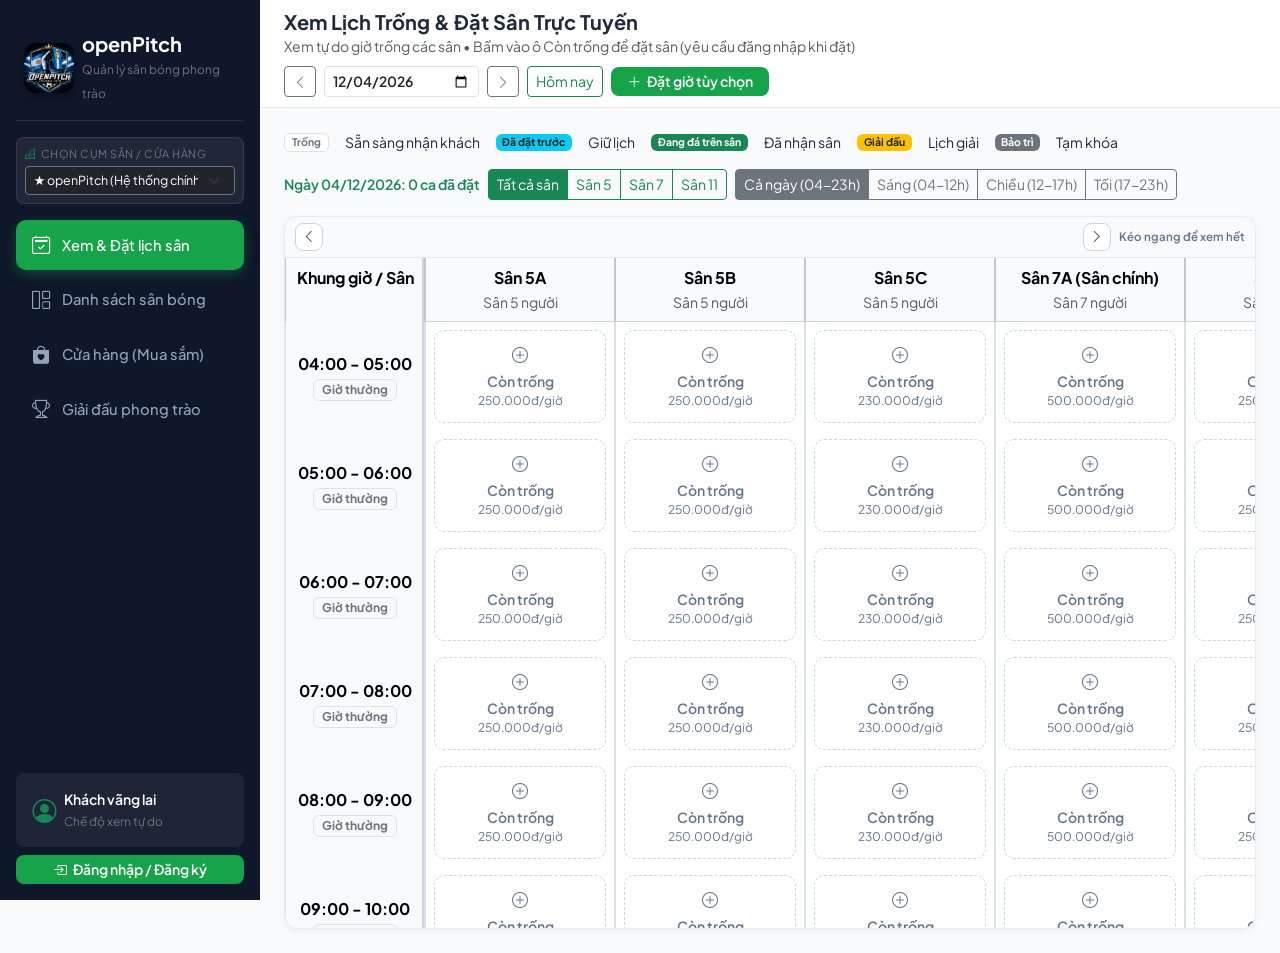
<file: bookings.html>
<!DOCTYPE html>
<html lang="vi">
<head>
    <meta charset="UTF-8">
    <meta name="viewport" content="width=device-width, initial-scale=1.0">
    <title>Quản Lý Lịch Đặt Sân - openPitch</title>
    <link href="https://cdn.jsdelivr.net/npm/bootstrap@5.3.2/dist/css/bootstrap.min.css" rel="stylesheet">
    <link rel="stylesheet" href="https://cdn.jsdelivr.net/npm/bootstrap-icons@1.11.1/font/bootstrap-icons.css">
    <link rel="stylesheet" href="assets/css/style.css">
    <style>
        .schedule-table th, .schedule-table td {
            vertical-align: top;
            min-width: 190px;
        }
        .time-col {
            min-width: 140px !important;
            width: 140px;
            background-color: #F8FAFC;
        }
        .slot-empty {
            border: 1.5px dashed #CBD5E1;
            border-radius: 10px;
            padding: 12px 8px;
            text-align: center;
            color: #64748B;
            cursor: pointer;
            transition: all 0.15s ease;
        }
        .slot-empty:hover {
            border-color: #16A34A;
            background-color: #F0FDF4;
            color: #15803D;
        }
        .booking-card {
            border-radius: 10px;
            padding: 10px 12px;
            cursor: pointer;
            border-left: 4px solid;
            transition: transform 0.12s ease;
            margin-bottom: 6px;
        }
        .booking-card:hover {
            transform: translateY(-1px);
            box-shadow: 0 4px 10px rgba(0,0,0,0.06);
        }
        .booking-booked { background: #E0F2FE; border-color: #0284C7; }
        .booking-playing { background: #DCFCE7; border-color: #16A34A; }
        .booking-tournament { background: #FEF3C7; border-color: #D97706; }
        .slot-maintenance {
            background: #F1F5F9;
            border-radius: 10px;
            padding: 14px 8px;
            text-align: center;
            color: #94A3B8;
            font-size: 0.8rem;
        }
    </style>
</head>
<body>

    <!-- SIDEBAR -->
    <aside class="sidebar d-flex flex-column p-3">
        <a href="index.html" class="d-flex align-items-center gap-2 text-white text-decoration-none px-2 py-3 mb-3 border-bottom border-secondary border-opacity-25">
            <div class="bg-success rounded-3 p-2 d-flex align-items-center justify-content-center">
                <i class="bi bi-dribbble fs-4 text-white"></i>
            </div>
            <div>
                <h5 class="mb-0 fw-bold">openPitch</h5>
                <small class="text-secondary" style="font-size: 0.75rem;">Quản lý sân bóng phong trào</small>
            </div>
        </a>

        <ul class="nav nav-pills flex-column mb-auto">
            <li class="nav-item"><a href="index.html" class="nav-link"><i class="bi bi-bar-chart-line-fill"></i> Quản lý doanh thu</a></li>
            <li class="nav-item"><a href="bookings.html" class="nav-link active"><i class="bi bi-calendar2-week"></i> Quản lý lịch đặt sân</a></li>
            <li class="nav-item"><a href="pitches.html" class="nav-link"><i class="bi bi-grid-1x2"></i> Quản lý sân bóng</a></li>
            <li class="nav-item"><a href="pos-products.html" class="nav-link"><i class="bi bi-cup-straw"></i> Quản lý hàng hóa (POS)</a></li>
            <li class="nav-item">
                <a href="inventory.html" class="nav-link d-flex justify-content-between align-items-center">
                    <span><i class="bi bi-box-seam me-2"></i> Quản lý kho hàng</span>
                    <span class="badge bg-danger rounded-pill" id="sidebarAlertCount">0</span>
                </a>
            </li>
            <li class="nav-item"><a href="tournaments.html" class="nav-link"><i class="bi bi-trophy"></i> Quản lý giải đấu</a></li>
        </ul>

        <div class="p-3 rounded-3 mt-auto mb-2" style="background: rgba(255,255,255,0.06);">
            <div class="d-flex align-items-center gap-2 text-white">
                <i class="bi bi-person-circle fs-4 text-success"></i>
                <div class="small text-truncate">
                    <div class="fw-semibold text-truncate" id="sidebarUserName">Chủ sân Quốc Huy</div>
                    <span class="text-secondary" style="font-size: 0.75rem;" id="sidebarUserRole">Chủ sân</span>
                </div>
            </div>
        </div>
        <button type="button" onclick="logoutSystem()" class="btn btn-outline-danger btn-sm w-100">
            <i class="bi bi-box-arrow-right me-1"></i> Đăng xuất
        </button>
    </aside>

    <!-- MAIN CONTENT -->
    <div class="main-content">
        <header class="topbar d-flex flex-wrap align-items-center justify-content-between gap-2 px-4 sticky-top">
            <div>
                <h5 class="mb-0 fw-bold" id="bkPageTitle">Bảng Điều Phối &amp; Quản Lý Lịch Đặt Sân</h5>
                <small class="text-muted" id="bkPageSub">Chọn ngày để xem lịch thực tế • Hỗ trợ khung 1 tiếng hoặc giờ lẻ (VD: 05:30 - 06:30)</small>
            </div>

            <div class="d-flex flex-wrap align-items-center gap-2">
                <button class="btn btn-outline-secondary btn-sm" onclick="shiftDate(-1)" title="Ngày trước">
                    <i class="bi bi-chevron-left"></i>
                </button>
                <input type="date" id="bookingDatePicker" class="form-control form-control-sm fw-semibold" style="width: 155px;" onchange="onDateChange()">
                <button class="btn btn-outline-secondary btn-sm" onclick="shiftDate(1)" title="Ngày sau">
                    <i class="bi bi-chevron-right"></i>
                </button>
                <button class="btn btn-outline-success btn-sm" onclick="goToToday()">Hôm nay</button>
                <button class="btn btn-pitch btn-sm px-3" onclick="openNewBookingModal()">
                    <i class="bi bi-plus-lg me-1"></i> Đặt giờ tùy chọn
                </button>
            </div>
        </header>

        <main class="p-4">
            <div class="d-flex flex-wrap justify-content-between align-items-center gap-3 mb-3">
                <div class="d-flex flex-wrap align-items-center gap-3 small">
                    <span class="badge bg-white text-secondary border">Trống</span> Sẵn sàng nhận khách
                    <span class="badge bg-info text-dark">Đã đặt trước</span> Giữ lịch
                    <span class="badge bg-success">Đang đá trên sân</span> Đã nhận sân
                    <span class="badge bg-warning text-dark">Giải đấu</span> Lịch giải
                    <span class="badge bg-secondary">Bảo trì</span> Tạm khóa
                </div>

                <div class="d-flex flex-wrap align-items-center gap-2">
                    <span class="small fw-semibold text-success" id="selectedDateSummary"></span>
                    <div class="btn-group btn-group-sm" role="group" id="pitchTypeFilterGroup">
                        <button class="btn btn-outline-success active" onclick="filterPitchType('all', this)">Tất cả sân</button>
                        <button class="btn btn-outline-success" onclick="filterPitchType('Sân 5 người', this)">Sân 5</button>
                        <button class="btn btn-outline-success" onclick="filterPitchType('Sân 7 người', this)">Sân 7</button>
                        <button class="btn btn-outline-success" onclick="filterPitchType('Sân 11 người', this)">Sân 11</button>
                    </div>
                    <div class="btn-group btn-group-sm" role="group" id="periodFilterGroup">
                        <button class="btn btn-outline-secondary active" onclick="filterPeriod('all', this)">Cả ngày (04-23h)</button>
                        <button class="btn btn-outline-secondary" onclick="filterPeriod('morning', this)">Sáng (04-12h)</button>
                        <button class="btn btn-outline-secondary" onclick="filterPeriod('afternoon', this)">Chiều (12-17h)</button>
                        <button class="btn btn-outline-secondary" onclick="filterPeriod('evening', this)">Tối (17-23h)</button>
                    </div>
                </div>
            </div>

            <div class="card card-custom overflow-hidden">
                <div class="table-responsive schedule-viewport">
                    <table class="table table-bordered schedule-table mb-0">
                        <thead class="table-light" id="scheduleHead"></thead>
                        <tbody id="scheduleBody"></tbody>
                    </table>
                </div>
            </div>
        </main>
    </div>

    <!-- MODAL ĐẶT / CẬP NHẬT LỊCH SÂN -->
    <div class="modal fade" id="bookingModal" tabindex="-1">
        <div class="modal-dialog">
            <form class="modal-content" onsubmit="saveBooking(event)">
                <div class="modal-header">
                    <h5 class="modal-title fw-bold" id="bookingModalTitle">Đặt lịch sân mới</h5>
                    <button type="button" class="btn-close" data-bs-dismiss="modal"></button>
                </div>
                <div class="modal-body">
                    <input type="hidden" id="bkId">

                    <div class="row g-2 mb-3">
                        <div class="col-6">
                            <label class="form-label small fw-semibold">Ngày đá (Chuẩn quốc tế)</label>
                            <input type="date" id="bkDate" class="form-control" required>
                        </div>
                        <div class="col-6">
                            <label class="form-label small fw-semibold">Chọn sân bóng</label>
                            <select id="bkPitchId" class="form-select" onchange="updateModalPricePreview()" required></select>
                        </div>
                    </div>

                    <div class="row g-2 mb-3">
                        <div class="col-6">
                            <label class="form-label small fw-semibold">Giờ bắt đầu (VD: 05:30)</label>
                            <input type="time" id="bkStartTime" class="form-control" step="900" onchange="updateModalPricePreview()" required>
                        </div>
                        <div class="col-6">
                            <label class="form-label small fw-semibold">Giờ kết thúc (VD: 06:30)</label>
                            <input type="time" id="bkEndTime" class="form-control" step="900" onchange="updateModalPricePreview()" required>
                        </div>
                    </div>

                    <div class="alert alert-success py-2 px-3 small d-flex justify-content-between align-items-center mb-3">
                        <span>Tiền sân dự kiến theo khung giờ:</span>
                        <strong class="fs-6" id="bkPricePreview">0đ</strong>
                    </div>

                    <div class="row g-2 mb-3">
                        <div class="col-7">
                            <label class="form-label small fw-semibold">Tên khách hàng / Đội bóng</label>
                            <input type="text" id="bkCustomer" class="form-control" placeholder="VD: Anh Minh / FC Phủi" required>
                        </div>
                        <div class="col-5">
                            <label class="form-label small fw-semibold">Số điện thoại</label>
                            <input type="text" id="bkPhone" class="form-control" placeholder="0905xxxxxx" required>
                        </div>
                    </div>

                    <div id="bkStaffOnlyFields">
                        <div class="row g-2 mb-3">
                            <div class="col-6">
                                <label class="form-label small fw-semibold">Trạng thái ca sân</label>
                                <select id="bkStatus" class="form-select">
                                    <option value="booked">Đã đặt trước</option>
                                    <option value="playing">Đang đá trên sân</option>
                                    <option value="tournament">Lịch giải đấu</option>
                                </select>
                            </div>
                            <div class="col-6">
                                <label class="form-label small fw-semibold">Tiền cọc trước (VNĐ)</label>
                                <input type="number" id="bkDeposit" class="form-control" value="0" step="10000" min="0">
                            </div>
                        </div>
                    </div>

                    <div class="mb-3">
                        <label class="form-label small fw-semibold">Ghi chú (Áo Bib, nước, yêu cầu thêm...)</label>
                        <input type="text" id="bkNote" class="form-control" placeholder="VD: Thuê 10 áo Bib, đá 1 tiếng">
                    </div>

                    <div id="bkStaffPaidSwitch" class="form-check form-switch p-2 ps-5 bg-light rounded-3 border">
                        <input class="form-check-input" type="checkbox" id="bkPaid">
                        <label class="form-check-label fw-semibold text-success" for="bkPaid">
                            Đã thu đủ tiền sân (Tự động cộng vào Doanh thu thực thu)
                        </label>
                    </div>
                </div>
                <div class="modal-footer d-flex justify-content-between">
                    <button type="button" id="btnDeleteBooking" class="btn btn-outline-danger btn-sm d-none" onclick="deleteBooking()">
                        <i class="bi bi-trash me-1"></i> Hủy lịch này
                    </button>
                    <div class="ms-auto d-flex gap-2">
                        <button type="button" class="btn btn-light" data-bs-dismiss="modal">Đóng</button>
                        <button type="submit" class="btn btn-pitch">Lưu lịch đặt sân</button>
                    </div>
                </div>
            </form>
        </div>
    </div>

    <script src="https://cdn.jsdelivr.net/npm/bootstrap@5.3.2/dist/js/bootstrap.bundle.min.js"></script>
    <script src="assets/js/saved-data.js"></script>
    <script src="assets/js/data.js"></script>
    <script src="assets/js/app.js"></script>
    <script>
        let selectedDate = getTodayISO();
        let currentPeriod = 'all';
        let currentPitchType = 'all';
        const bookingModal = new bootstrap.Modal(document.getElementById('bookingModal'));

        document.getElementById('bookingDatePicker').value = selectedDate;

        function onDateChange() {
            selectedDate = document.getElementById('bookingDatePicker').value || getTodayISO();
            renderSchedule();
        }

        function shiftDate(days) {
            const [y, m, d] = selectedDate.split('-').map(Number);
            const dt = new Date(y, m - 1, d + days);
            selectedDate = `${dt.getFullYear()}-${String(dt.getMonth() + 1).padStart(2, '0')}-${String(dt.getDate()).padStart(2, '0')}`;
            document.getElementById('bookingDatePicker').value = selectedDate;
            renderSchedule();
        }

        function goToToday() {
            selectedDate = getTodayISO();
            document.getElementById('bookingDatePicker').value = selectedDate;
            renderSchedule();
        }

        function filterPeriod(period, btn) {
            currentPeriod = period;
            document.querySelectorAll('#periodFilterGroup .btn').forEach(b => b.classList.remove('active'));
            btn.classList.add('active');
            renderSchedule();
        }

        function filterPitchType(type, btn) {
            currentPitchType = type;
            document.querySelectorAll('#pitchTypeFilterGroup .btn').forEach(b => b.classList.remove('active'));
            btn.classList.add('active');
            renderSchedule();
        }

        function renderSchedule() {
            const db = getPitchData();
            syncSidebarAlertBadge();

            const dayBookings = db.bookings.filter(b => b.date === selectedDate);
            document.getElementById('selectedDateSummary').innerText =
                `Ngày ${formatDateVN(selectedDate)}: ${dayBookings.length} ca đã đặt`;

            const visiblePitches = db.pitches.filter(p => currentPitchType === 'all' || p.type === currentPitchType);

            const head = document.getElementById('scheduleHead');
            let headHtml = `<tr><th class="text-center time-col">Khung giờ / Sân</th>`;
            if (visiblePitches.length === 0) {
                const emptyPitchMsg = db.pitches.length === 0
                    ? (canManage('pitches')
                        ? `Cửa hàng chưa có sân bóng nào. <a href="pitches.html" class="fw-bold text-success text-decoration-none">+ Vào mục Quản lý sân bóng để tạo sân đầu tiên</a>`
                        : `Cụm sân này hiện chưa đăng danh sách sân bóng.`)
                    : `Chưa có sân thuộc loại "${currentPitchType}".`;
                headHtml += `<th class="text-center text-muted fw-normal py-3">${emptyPitchMsg}</th>`;
            } else {
                visiblePitches.forEach(p => {
                    headHtml += `
                        <th class="text-center">
                            <div class="fw-bold">${p.name}</div>
                            <small class="text-muted fw-normal">${p.type}</small>
                        </th>`;
                });
            }
            headHtml += `</tr>`;
            head.innerHTML = headHtml;

            const body = document.getElementById('scheduleBody');
            body.innerHTML = '';

            const visibleSlots = db.timeSlots.filter(s => currentPeriod === 'all' || s.period === currentPeriod);

            visibleSlots.forEach(slot => {
                const slotStartMin = timeToMinutes(slot.start);
                const slotEndMin = timeToMinutes(slot.end);

                let rowHtml = `
                    <tr>
                        <td class="text-center time-col align-middle">
                            <div class="fw-bold">${slot.label}</div>
                            <span class="badge ${slot.isPeak ? 'bg-warning-subtle text-warning' : 'bg-light text-secondary border'}">
                                ${slot.isPeak ? 'Giờ vàng' : 'Giờ thường'}
                            </span>
                        </td>`;

                if (visiblePitches.length === 0) {
                    rowHtml += `<td class="text-center text-muted small align-middle">--</td>`;
                }
                visiblePitches.forEach(pitch => {
                    const matched = dayBookings
                        .filter(b => b.pitchId === pitch.id && b.startTime && b.endTime)
                        .filter(b => timeToMinutes(b.startTime) < slotEndMin && timeToMinutes(b.endTime) > slotStartMin)
                        .sort((a, b) => timeToMinutes(a.startTime) - timeToMinutes(b.startTime));

                    // Nếu sân đang bảo trì và không có lịch cũ -> hiện khóa bảo trì
                    if (pitch.status === 'maintenance' && matched.length === 0) {
                        rowHtml += `<td><div class="slot-maintenance"><i class="bi bi-tools d-block mb-1"></i>Đang bảo trì</div></td>`;
                        return;
                    }

                    const rate = slot.isPeak ? pitch.peakPrice : pitch.normalPrice;

                    if (matched.length === 0) {
                        rowHtml += `
                            <td>
                                <div class="slot-empty" onclick="openNewBookingModal('${pitch.id}', '${slot.start}', '${slot.end}')">
                                    <i class="bi bi-plus-circle d-block mb-1"></i>
                                    <div class="small fw-semibold">Còn trống</div>
                                    <div style="font-size: 0.75rem;">${formatVND(rate)}/giờ</div>
                                </div>
                            </td>`;
                    } else {
                        let cellHtml = `<td>`;
                        let isFullyCovered = false;

                        matched.forEach(b => {
                            const bStart = timeToMinutes(b.startTime);
                            const bEnd = timeToMinutes(b.endTime);
                            if (bStart <= slotStartMin && bEnd >= slotEndMin) isFullyCovered = true;

                            const price = getBookingPrice(db, b);
                            const cls = b.status === 'playing' ? 'booking-playing'
                                : (b.status === 'tournament' ? 'booking-tournament' : 'booking-booked');
                            const stLabel = b.status === 'playing' ? 'Đang đá'
                                : (b.status === 'tournament' ? 'Giải đấu' : 'Đã đặt');

                            const curUser = getCurrentUser();
                            const isBkMgr = canManage('bookings');
                            const isMyBooking = Boolean(curUser && b.bookedBy && b.bookedBy.toLowerCase() === curUser.username.toLowerCase());

                            if (isBkMgr || isMyBooking) {
                                cellHtml += `
                                    <div class="booking-card ${cls}" onclick="openEditBookingModal('${b.id}')">
                                        <div class="d-flex justify-content-between align-items-center mb-1">
                                            <span class="badge bg-white text-dark border" style="font-size: 0.7rem;">
                                                <i class="bi bi-clock me-1"></i>${b.startTime} - ${b.endTime}
                                            </span>
                                            <span class="fw-bold text-success small">${formatVND(price)}</span>
                                        </div>
                                        <div class="fw-bold small">
                                            ${b.customer}
                                            ${isMyBooking && !isBkMgr ? '<span class="badge bg-success ms-1" style="font-size:0.65rem;">Lịch của bạn</span>' : ''}
                                        </div>
                                        <div class="text-muted" style="font-size: 0.75rem;">
                                            <i class="bi bi-telephone me-1"></i>${b.phone}
                                        </div>
                                        <div class="d-flex justify-content-between align-items-center mt-1">
                                            <span class="badge bg-dark bg-opacity-10 text-dark" style="font-size: 0.68rem;">${stLabel}</span>
                                            ${b.paid
                                                ? `<span class="badge bg-success" style="font-size: 0.68rem;">Đã thu tiền</span>`
                                                : `<span class="badge bg-warning text-dark" style="font-size: 0.68rem;">Chưa TT</span>`}
                                        </div>
                                    </div>`;
                            } else {
                                cellHtml += `
                                    <div class="booking-card ${cls}" style="cursor: default; opacity: 0.92;">
                                        <div class="d-flex justify-content-between align-items-center mb-1">
                                            <span class="badge bg-white text-dark border" style="font-size: 0.7rem;">
                                                <i class="bi bi-clock me-1"></i>${b.startTime} - ${b.endTime}
                                            </span>
                                            <span class="badge bg-secondary" style="font-size: 0.66rem;">Đã kín</span>
                                        </div>
                                        <div class="fw-semibold small text-secondary"><i class="bi bi-lock-fill me-1"></i>Đã có khách đặt</div>
                                        <div class="mt-1">
                                            <span class="badge bg-dark bg-opacity-10 text-dark" style="font-size: 0.68rem;">${stLabel}</span>
                                        </div>
                                    </div>`;
                            }
                        });

                        if (!isFullyCovered && pitch.status !== 'maintenance') {
                            const lastEnd = matched[matched.length - 1].endTime;
                            const suggestStart = timeToMinutes(lastEnd) < slotEndMin ? lastEnd : slot.start;
                            const [sh, sm] = suggestStart.split(':').map(Number);
                            const suggestEnd = `${String(Math.min(23, sh + 1)).padStart(2, '0')}:${String(sm).padStart(2, '0')}`;

                            cellHtml += `
                                <button class="btn btn-outline-success btn-sm w-100 py-0" style="font-size: 0.72rem;"
                                    onclick="openNewBookingModal('${pitch.id}', '${suggestStart}', '${suggestEnd}')">
                                    + Đặt thêm từ ${suggestStart}
                                </button>`;
                        }

                        cellHtml += `</td>`;
                        rowHtml += cellHtml;
                    }
                });

                rowHtml += `</tr>`;
                body.innerHTML += rowHtml;
            });
            if (typeof refreshAllHorizontalScrollBars === 'function') {
                refreshAllHorizontalScrollBars();
            }
        }

        // Cho phép giữ lại đúng sân cũ nếu đang sửa lịch của sân đang bảo trì
        function populatePitchSelect(selectedPitchId, includeMaintenanceId = '') {
            const db = getPitchData();
            const sel = document.getElementById('bkPitchId');
            const available = (db.pitches || []).filter(
                p => p.status !== 'maintenance' || (includeMaintenanceId && p.id === includeMaintenanceId)
            );

            if (available.length === 0) {
                sel.innerHTML = `<option value="">-- Không có sân nào đang mở --</option>`;
                return;
            }

            sel.innerHTML = available.map(p => {
                const suffix = p.status === 'maintenance' ? ' - Đang bảo trì' : '';
                return `<option value="${p.id}" ${p.id === selectedPitchId ? 'selected' : ''}>${p.name} (${p.type}${suffix})</option>`;
            }).join('');
        }

        function updateModalPricePreview() {
            const db = getPitchData();
            const pitchId = document.getElementById('bkPitchId').value;
            const startTime = document.getElementById('bkStartTime').value;
            const endTime = document.getElementById('bkEndTime').value;
            if (!pitchId || !startTime || !endTime || timeToMinutes(endTime) <= timeToMinutes(startTime)) {
                document.getElementById('bkPricePreview').innerText = '0đ';
                return;
            }
            const price = getBookingPrice(db, { pitchId, startTime, endTime });
            document.getElementById('bkPricePreview').innerText = formatVND(price);
        }

        function openNewBookingModal(pitchId = '', startTime = '17:00', endTime = '18:00') {
            if (!getCurrentUser()) {
                requireLoginForAction('đặt lịch sân bóng', () => openNewBookingModal(pitchId, startTime, endTime));
                return;
            }
            const user = getCurrentUser();
            const isBkMgr = canManage('bookings');

            document.getElementById('bookingModalTitle').innerText = isBkMgr ? 'Đặt lịch sân mới' : 'Đặt lịch sân của bạn';
            document.getElementById('bkId').value = '';
            document.getElementById('bkDate').value = selectedDate;
            populatePitchSelect(pitchId);
            document.getElementById('bkStartTime').value = startTime;
            document.getElementById('bkEndTime').value = endTime;
            document.getElementById('bkCustomer').value = isBkMgr ? '' : (user.fullName || '');
            document.getElementById('bkPhone').value = isBkMgr ? '' : (user.phone || '');
            document.getElementById('bkStatus').value = 'booked';
            document.getElementById('bkDeposit').value = 0;
            document.getElementById('bkNote').value = '';
            document.getElementById('bkPaid').checked = false;
            document.getElementById('bkStaffOnlyFields').classList.toggle('d-none', !isBkMgr);
            document.getElementById('bkStaffPaidSwitch').classList.toggle('d-none', !isBkMgr);
            document.getElementById('btnDeleteBooking').classList.add('d-none');
            updateModalPricePreview();
            bookingModal.show();
        }

        function openEditBookingModal(bookingId) {
            const db = getPitchData();
            const b = db.bookings.find(item => item.id === bookingId);
            if (!b) return;

            const user = getCurrentUser();
            const isBkMgr = canManage('bookings');
            const isMyBooking = Boolean(user && b.bookedBy && b.bookedBy.toLowerCase() === user.username.toLowerCase());
            if (!isBkMgr && !isMyBooking) {
                showToast('Bạn chỉ có thể xem hoặc hủy lịch đặt của chính mình.', 'warning');
                return;
            }
            if (!isBkMgr && b.paid) {
                showToast('Lịch này đã thanh toán, vui lòng liên hệ chủ sân nếu cần thay đổi.', 'info');
                return;
            }

            document.getElementById('bkStaffOnlyFields').classList.toggle('d-none', !isBkMgr);
            document.getElementById('bkStaffPaidSwitch').classList.toggle('d-none', !isBkMgr);
            document.getElementById('bookingModalTitle').innerText = isBkMgr ? `Cập nhật lịch #${b.id}` : `Lịch đặt của bạn #${b.id}`;
            document.getElementById('bkId').value = b.id;
            document.getElementById('bkDate').value = b.date || selectedDate;
            populatePitchSelect(b.pitchId, b.pitchId);
            document.getElementById('bkStartTime').value = b.startTime || '17:00';
            document.getElementById('bkEndTime').value = b.endTime || '18:00';
            document.getElementById('bkCustomer').value = b.customer;
            document.getElementById('bkPhone').value = b.phone;
            document.getElementById('bkStatus').value = b.status;
            document.getElementById('bkDeposit').value = b.deposit || 0;
            document.getElementById('bkNote').value = b.note || '';
            document.getElementById('bkPaid').checked = Boolean(b.paid);
            document.getElementById('btnDeleteBooking').classList.remove('d-none');
            updateModalPricePreview();
            bookingModal.show();
        }

        function saveBooking(e) {
            e.preventDefault();
            const db = getPitchData();
            const id = document.getElementById('bkId').value;
            const date = document.getElementById('bkDate').value;
            const pitchId = document.getElementById('bkPitchId').value;
            const startTime = document.getElementById('bkStartTime').value;
            const endTime = document.getElementById('bkEndTime').value;

            if (!pitchId) {
                showToast('Vui lòng chọn sân bóng đang mở nhận lịch!', 'warning');
                return;
            }

            const startMin = timeToMinutes(startTime);
            const endMin = timeToMinutes(endTime);
            if (endMin <= startMin) {
                showToast('Giờ kết thúc phải lớn hơn giờ bắt đầu!', 'warning');
                return;
            }

            const conflict = db.bookings.find(b =>
                b.id !== id &&
                b.date === date &&
                b.pitchId === pitchId &&
                b.startTime && b.endTime &&
                startMin < timeToMinutes(b.endTime) &&
                endMin > timeToMinutes(b.startTime)
            );

            if (conflict) {
                showToast(`Trùng lịch với "${conflict.customer}" (${conflict.startTime} - ${conflict.endTime}) ngày ${formatDateVN(date)}!`, 'danger');
                return;
            }

            const user = getCurrentUser();
            const isBkMgr = canManage('bookings');
            const existingBk = id ? db.bookings.find(b => b.id === id) : null;

            const bookingObj = {
                id: id || ('HD' + Date.now().toString().slice(-3)),
                date,
                pitchId,
                startTime,
                endTime,
                customer: document.getElementById('bkCustomer').value.trim(),
                phone: document.getElementById('bkPhone').value.trim(),
                status: isBkMgr ? document.getElementById('bkStatus').value : 'booked',
                deposit: isBkMgr ? (Number(document.getElementById('bkDeposit').value) || 0) : 0,
                note: document.getElementById('bkNote').value.trim(),
                paid: isBkMgr ? document.getElementById('bkPaid').checked : false,
                bookedBy: existingBk ? (existingBk.bookedBy || '') : (user ? user.username : ''),
                dayIndex: getDayIndexFromISO(date)
            };

            if (id) {
                const idx = db.bookings.findIndex(b => b.id === id);
                if (idx !== -1) db.bookings[idx] = bookingObj;
            } else {
                db.bookings.unshift(bookingObj);
            }

            savePitchData(db);
            selectedDate = date;
            document.getElementById('bookingDatePicker').value = selectedDate;
            bookingModal.hide();
            renderSchedule();
            showToast(id ? `Đã cập nhật lịch #${id}!` : `Đã đặt sân thành công cho ${bookingObj.customer}!`, 'success');
        }

        function deleteBooking() {
            const id = document.getElementById('bkId').value;
            if (!id || !confirm('Bạn chắc chắn muốn hủy lịch đặt sân này?')) return;
            const db = getPitchData();
            db.bookings = db.bookings.filter(b => b.id !== id);
            savePitchData(db);
            bookingModal.hide();
            renderSchedule();
            showToast(`Đã hủy lịch đặt #${id}.`, 'info');
        }

        function applyBookingsRoleUI() {
            const isBkMgr = canManage('bookings');
            document.getElementById('bkPageTitle').innerText = isBkMgr
                ? 'Bảng Điều Phối & Quản Lý Lịch Đặt Sân'
                : 'Xem Lịch Trống & Đặt Sân Trực Tuyến';
            document.getElementById('bkPageSub').innerText = isBkMgr
                ? 'Chọn ngày để xem lịch thực tế • Hỗ trợ khung 1 tiếng hoặc giờ lẻ (VD: 05:30 - 06:30)'
                : 'Xem tự do giờ trống các sân • Bấm vào ô Còn trống để đặt sân (yêu cầu đăng nhập khi đặt)';
            renderSchedule();
        }

        window.onAuthStateChanged = function() {
            applyBookingsRoleUI();
        };

        applyBookingsRoleUI();

        const bkParams = new URLSearchParams(window.location.search);
        const prePitch = bkParams.get('pitch');
        if (prePitch) {
            openNewBookingModal(prePitch);
        }
    </script>
</body>
</html>
</file>
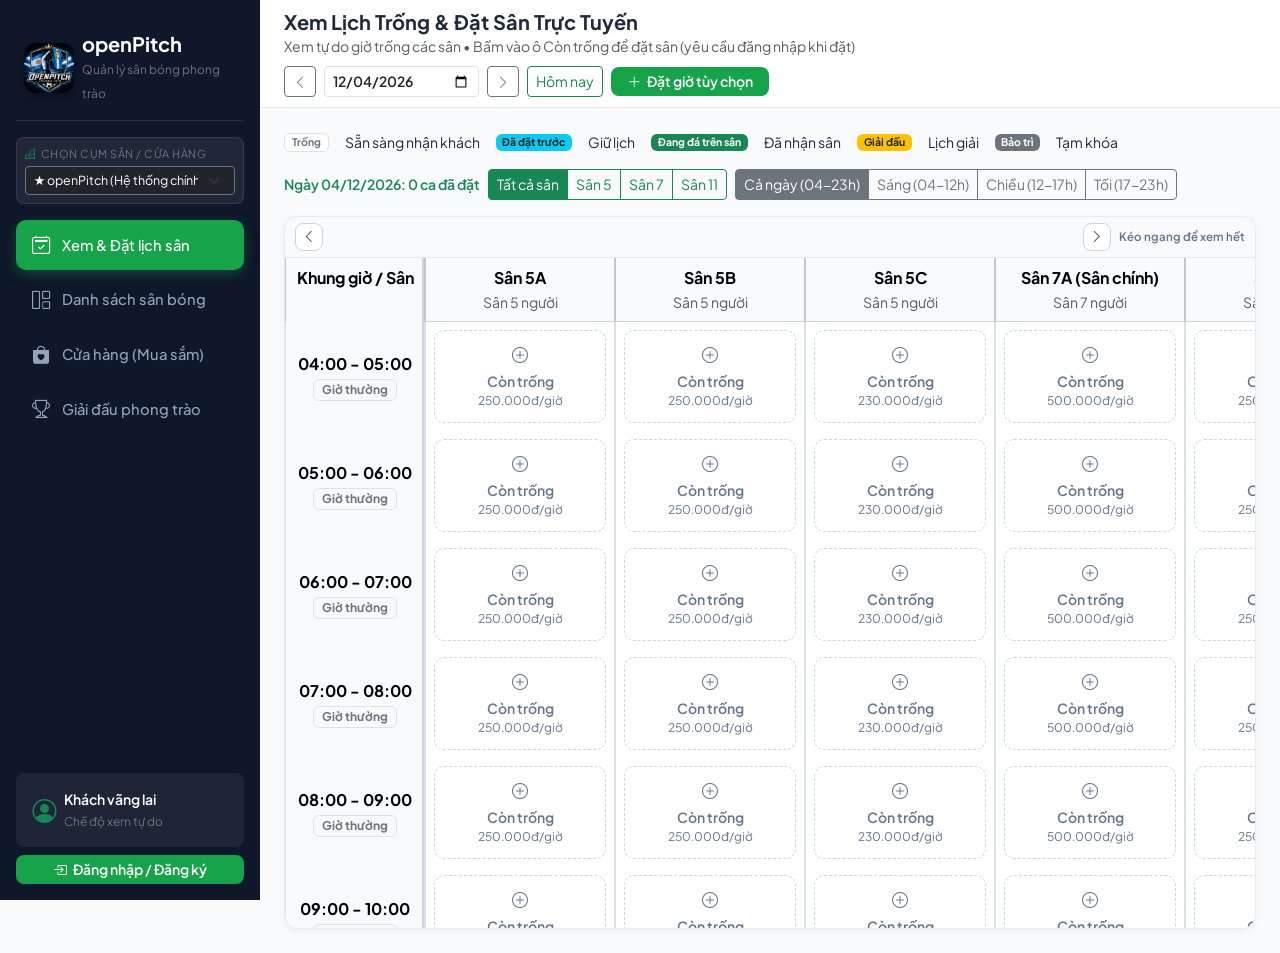
<file: inventory.html>
<!DOCTYPE html>
<html lang="vi">
<head>
    <meta charset="UTF-8">
    <meta name="viewport" content="width=device-width, initial-scale=1.0">
    <title>Quản Lý Kho Hàng & Nhà Cung Cấp - openPitch</title>
    <link href="https://cdn.jsdelivr.net/npm/bootstrap@5.3.2/dist/css/bootstrap.min.css" rel="stylesheet">
    <link rel="stylesheet" href="https://cdn.jsdelivr.net/npm/bootstrap-icons@1.11.1/font/bootstrap-icons.css">
    <link rel="stylesheet" href="assets/css/style.css">
</head>
<body>

    <!-- SIDEBAR -->
    <aside class="sidebar d-flex flex-column p-3">
        <a href="index.html" class="d-flex align-items-center gap-2 text-white text-decoration-none px-2 py-3 mb-3 border-bottom border-secondary border-opacity-25">
            <div class="bg-success rounded-3 p-2 d-flex align-items-center justify-content-center">
                <i class="bi bi-dribbble fs-4 text-white"></i>
            </div>
            <div>
                <h5 class="mb-0 fw-bold">openPitch</h5>
                <small class="text-secondary" style="font-size: 0.75rem;">Quản lý sân bóng phong trào</small>
            </div>
        </a>

        <ul class="nav nav-pills flex-column mb-auto">
            <li class="nav-item"><a href="index.html" class="nav-link"><i class="bi bi-bar-chart-line-fill"></i> Quản lý doanh thu</a></li>
            <li class="nav-item"><a href="bookings.html" class="nav-link"><i class="bi bi-calendar2-week"></i> Quản lý lịch đặt sân</a></li>
            <li class="nav-item"><a href="pitches.html" class="nav-link"><i class="bi bi-grid-1x2"></i> Quản lý sân bóng</a></li>
            <li class="nav-item"><a href="pos-products.html" class="nav-link"><i class="bi bi-cup-straw"></i> Quản lý hàng hóa (POS)</a></li>
            <li class="nav-item">
                <a href="inventory.html" class="nav-link active d-flex justify-content-between align-items-center">
                    <span><i class="bi bi-box-seam me-2"></i> Quản lý kho hàng</span>
                    <span class="badge bg-danger rounded-pill" id="sidebarAlertCount">0</span>
                </a>
            </li>
            <li class="nav-item"><a href="tournaments.html" class="nav-link"><i class="bi bi-trophy"></i> Quản lý giải đấu</a></li>
        </ul>

        <div class="p-3 rounded-3 mt-auto mb-2" style="background: rgba(255,255,255,0.06);">
            <div class="d-flex align-items-center gap-2 text-white">
                <i class="bi bi-person-circle fs-4 text-success"></i>
                <div class="small text-truncate">
                    <div class="fw-semibold text-truncate" id="sidebarUserName">Chủ sân Quốc Huy</div>
                    <span class="text-secondary" style="font-size: 0.75rem;" id="sidebarUserRole">Chủ sân</span>
                </div>
            </div>
        </div>
        <button type="button" onclick="logoutSystem()" class="btn btn-outline-danger btn-sm w-100">
            <i class="bi bi-box-arrow-right me-1"></i> Đăng xuất
        </button>
    </aside>

    <!-- MAIN CONTENT -->
    <div class="main-content">
        <header class="topbar d-flex flex-wrap align-items-center justify-content-between gap-2 px-4 sticky-top">
            <div>
                <h5 class="mb-0 fw-bold">Quản Lý Kho Hàng, Nhà Cung Cấp &amp; Cảnh Báo FEFO</h5>
                <small class="text-muted">Nhập hàng từ NCC, theo dõi HSD (đồ ăn báo trước 1 ngày), tồn lâu lỗi thời &amp; xả kho</small>
            </div>
            <div class="d-flex flex-wrap gap-2">
                <a href="pos-products.html?openPromo=food" class="btn btn-outline-warning text-dark btn-sm px-3 fw-semibold">
                    <i class="bi bi-tags-fill me-1"></i> Chọn món khuyến mãi
                </a>
                <button class="btn btn-outline-primary btn-sm px-3" data-bs-toggle="modal" data-bs-target="#supplierModal">
                    <i class="bi bi-truck me-1"></i> + Thêm Nhà cung cấp
                </button>
                <button class="btn btn-pitch btn-sm px-3 py-2" onclick="openStockModal('')">
                    <i class="bi bi-box-arrow-in-down me-1"></i> Lập phiếu Nhập / Xuất kho
                </button>
            </div>
        </header>

        <main class="p-4">
            <!-- BANNER THÔNG BÁO MÓN ĂN HẾT HẠN TRƯỚC 1 NGÀY -->
            <div id="invFoodExpiryBanner" class="food-alert-banner p-3 mb-3 d-none"></div>

            <!-- HÀNG 1: 4 THẺ THỐNG KÊ KHO -->
            <div class="row g-3 mb-4">
                <div class="col-md-3">
                    <div class="card card-custom p-3 h-100">
                        <div class="d-flex justify-content-between align-items-center">
                            <div>
                                <p class="text-muted small mb-1">Danh mục &amp; Nhà cung cấp</p>
                                <h4 class="fw-bold mb-0" id="totalProductsCount">0 mặt hàng</h4>
                                <small class="text-muted" id="totalSuppliersCount">0 nhà cung cấp</small>
                            </div>
                            <div class="icon-box bg-primary bg-opacity-10 text-primary"><i class="bi bi-boxes"></i></div>
                        </div>
                    </div>
                </div>
                <div class="col-md-3">
                    <div class="card card-custom p-3 h-100">
                        <div class="d-flex justify-content-between align-items-center">
                            <div>
                                <p class="text-muted small mb-1">Tổng giá trị vốn tồn kho</p>
                                <h4 class="fw-bold mb-0 text-success" id="totalInventoryValue">0đ</h4>
                                <small class="text-muted">Tính theo giá gốc (VAS 02)</small>
                            </div>
                            <div class="icon-box bg-success bg-opacity-10 text-success"><i class="bi bi-wallet2"></i></div>
                        </div>
                    </div>
                </div>
                <div class="col-md-3">
                    <div class="card card-custom p-3 h-100 border-start border-danger border-4">
                        <div class="d-flex justify-content-between align-items-center">
                            <div>
                                <p class="text-muted small mb-1">Sắp hết hàng (Cần nhập)</p>
                                <h4 class="fw-bold mb-0 text-danger" id="lowStockCardCount">0 sản phẩm</h4>
                                <small class="text-danger">Dưới định mức tồn tối thiểu</small>
                            </div>
                            <div class="icon-box bg-danger bg-opacity-10 text-danger"><i class="bi bi-exclamation-octagon-fill"></i></div>
                        </div>
                    </div>
                </div>
                <div class="col-md-3">
                    <div class="card card-custom p-3 h-100 border-start border-warning border-4">
                        <div class="d-flex justify-content-between align-items-center">
                            <div>
                                <p class="text-muted small mb-1">Cận HSD / Tồn lâu lỗi thời</p>
                                <h4 class="fw-bold mb-0 text-warning" id="promoNeededCardCount">0 sản phẩm</h4>
                                <small class="text-muted">Đồ ăn ≤1n • Nước ≤15n • Tồn ≥30n</small>
                            </div>
                            <div class="icon-box bg-warning bg-opacity-10 text-warning"><i class="bi bi-hourglass-split"></i></div>
                        </div>
                    </div>
                </div>
            </div>

            <!-- HÀNG 2: BẢNG TỒN KHO & NHẬT KÝ / NHÀ CUNG CẤP -->
            <div class="row g-4">
                <div class="col-lg-8">
                    <div class="card card-custom p-4">
                        <div class="d-flex flex-wrap justify-content-between align-items-center gap-2 mb-3">
                            <h6 class="fw-bold mb-0">Danh sách Tồn kho &amp; Cảnh báo FEFO</h6>
                            <div class="d-flex flex-wrap align-items-center gap-2">
                                <input type="text" id="invSearchInput" class="form-control form-control-sm" style="max-width: 180px;" placeholder="Tìm tên hàng..." oninput="renderInventory()">
                                <div class="btn-group btn-group-sm" role="group">
                                    <button class="btn btn-outline-secondary active" onclick="setFilter('all', this)">Tất cả</button>
                                    <button class="btn btn-outline-danger" onclick="setFilter('low', this)">Sắp hết</button>
                                    <button class="btn btn-outline-warning text-dark" onclick="setFilter('expiry', this)">Sắp hết hạn</button>
                                    <button class="btn btn-outline-primary" onclick="setFilter('slow', this)">Tồn lâu</button>
                                </div>
                            </div>
                        </div>

                        <div class="table-responsive">
                            <table class="table table-hover align-middle small mb-0">
                                <thead class="table-light">
                                    <tr>
                                        <th>Hàng hóa / Nhà cung cấp</th>
                                        <th>Giá vốn / Bán</th>
                                        <th>Tồn kho &amp; HSD</th>
                                        <th>Cảnh báo &amp; KM</th>
                                        <th class="text-end">Thao tác</th>
                                    </tr>
                                </thead>
                                <tbody id="inventoryTableBody"></tbody>
                            </table>
                        </div>
                    </div>
                </div>

                <!-- CỘT PHẢI: NHÀ CUNG CẤP & LỊCH SỬ NHẬP XUẤT -->
                <div class="col-lg-4 d-flex flex-column gap-4">
                    <div class="card card-custom p-4">
                        <div class="d-flex justify-content-between align-items-center mb-3">
                            <h6 class="fw-bold mb-0"><i class="bi bi-truck text-primary me-1"></i> Danh sách Nhà cung cấp</h6>
                            <button class="btn btn-outline-primary btn-sm py-0 px-2" data-bs-toggle="modal" data-bs-target="#supplierModal">+ Thêm</button>
                        </div>
                        <div id="suppliersListContainer"></div>
                    </div>

                    <div class="card card-custom p-4">
                        <h6 class="fw-bold mb-3"><i class="bi bi-clock-history me-1 text-secondary"></i> Lịch sử Nhập / Xuất kho</h6>
                        <div id="inventoryLogsContainer" style="max-height: 360px; overflow-y: auto;"></div>
                    </div>
                </div>
            </div>
        </main>
    </div>

    <!-- MODAL NHẬP / XUẤT KHO -->
    <div class="modal fade" id="stockModal" tabindex="-1">
        <div class="modal-dialog">
            <form class="modal-content" onsubmit="submitStockTransaction(event)">
                <div class="modal-header">
                    <h5 class="modal-title fw-bold">Lập Phiếu Nhập / Xuất Kho</h5>
                    <button type="button" class="btn-close" data-bs-dismiss="modal"></button>
                </div>
                <div class="modal-body">
                    <div class="row g-2 mb-3">
                        <div class="col-7">
                            <label class="form-label small fw-semibold">Chọn sản phẩm</label>
                            <select id="stockProdSelect" class="form-select" onchange="syncModalProductInfo()" required></select>
                        </div>
                        <div class="col-5">
                            <label class="form-label small fw-semibold">Ngày thực hiện</label>
                            <input type="date" id="stockDate" class="form-control" required>
                        </div>
                    </div>

                    <div class="row g-2 mb-3">
                        <div class="col-6">
                            <label class="form-label small fw-semibold">Loại giao dịch kho</label>
                            <select id="stockType" class="form-select" onchange="toggleImportSection()">
                                <option value="IMPORT">Nhập hàng từ NCC (+)</option>
                                <option value="EXPORT">Xuất kho / Xuất hủy (-)</option>
                            </select>
                        </div>
                        <div class="col-6">
                            <label class="form-label small fw-semibold">Số lượng</label>
                            <input type="number" id="stockQty" class="form-control" value="24" min="1" oninput="updateImportPreview()" required>
                        </div>
                    </div>

                    <div id="importOnlySection">
                        <div class="row g-2 mb-3">
                            <div class="col-7">
                                <label class="form-label small fw-semibold">Nhà cung cấp</label>
                                <select id="stockSupplierSelect" class="form-select"></select>
                            </div>
                            <div class="col-5">
                                <label class="form-label small fw-semibold">Hạn sử dụng lô mới</label>
                                <input type="date" id="stockExpiryDate" class="form-control">
                            </div>
                        </div>

                        <div class="mb-3">
                            <label class="form-label small fw-semibold">Đơn giá nhập vốn (VNĐ / ĐVT)</label>
                            <input type="number" id="stockCostPrice" class="form-control mb-2" min="0" step="500" oninput="updateImportPreview()" required>
                            <div class="alert alert-danger py-2 px-3 small d-flex justify-content-between align-items-center mb-0">
                                <span>Tổng chi tiền nhập hàng (trừ Sổ quỹ):</span>
                                <strong class="fs-6" id="importTotalPreview">0đ</strong>
                            </div>
                        </div>
                    </div>

                    <div class="mb-2">
                        <label class="form-label small fw-semibold">Ghi chú phiếu kho</label>
                        <input type="text" id="stockNote" class="form-control" placeholder="VD: Nhập 1 thùng lô mới, hóa đơn đỏ...">
                    </div>
                </div>
                <div class="modal-footer">
                    <button type="button" class="btn btn-light" data-bs-dismiss="modal">Hủy</button>
                    <button type="submit" class="btn btn-pitch">Xác nhận cập nhật kho</button>
                </div>
            </form>
        </div>
    </div>

    <!-- MODAL THÊM NHÀ CUNG CẤP -->
    <div class="modal fade" id="supplierModal" tabindex="-1">
        <div class="modal-dialog modal-dialog-centered">
            <form class="modal-content" onsubmit="addSupplier(event)">
                <div class="modal-header">
                    <h5 class="modal-title fw-bold">Thêm Nhà cung cấp mới</h5>
                    <button type="button" class="btn-close" data-bs-dismiss="modal"></button>
                </div>
                <div class="modal-body">
                    <div class="mb-3">
                        <label class="form-label small fw-semibold">Tên nhà cung cấp / Đại lý</label>
                        <input type="text" id="supName" class="form-control" placeholder="VD: Công ty TNHH Đồ uống Miền Trung" required>
                    </div>
                    <div class="row g-2 mb-3">
                        <div class="col-6">
                            <label class="form-label small fw-semibold">Số điện thoại</label>
                            <input type="text" id="supPhone" class="form-control" placeholder="0236 3xxx xxx" required>
                        </div>
                        <div class="col-6">
                            <label class="form-label small fw-semibold">Nhóm hàng cung cấp</label>
                            <select id="supCat" class="form-select">
                                <option value="Nước uống">Nước uống</option>
                                <option value="Đồ ăn">Đồ ăn</option>
                                <option value="Phụ kiện">Phụ kiện</option>
                            </select>
                        </div>
                    </div>
                    <div class="mb-2">
                        <label class="form-label small fw-semibold">Địa chỉ</label>
                        <input type="text" id="supAddress" class="form-control" placeholder="Quận/Huyện, Thành phố">
                    </div>
                </div>
                <div class="modal-footer">
                    <button type="button" class="btn btn-light" data-bs-dismiss="modal">Hủy</button>
                    <button type="submit" class="btn btn-pitch">Lưu nhà cung cấp</button>
                </div>
            </form>
        </div>
    </div>

    <script src="https://cdn.jsdelivr.net/npm/bootstrap@5.3.2/dist/js/bootstrap.bundle.min.js"></script>
    <script src="assets/js/saved-data.js"></script>
    <script src="assets/js/data.js"></script>
    <script src="assets/js/app.js"></script>
    <script>
        const stockModal = new bootstrap.Modal(document.getElementById('stockModal'));
        let currentFilter = 'all';

        function setFilter(filter, btn) {
            currentFilter = filter;
            document.querySelectorAll('.btn-group .btn').forEach(b => b.classList.remove('active'));
            btn.classList.add('active');
            renderInventory();
        }

        function renderInventory() {
            const db = getPitchData();
            const tbody = document.getElementById('inventoryTableBody');
            const prodSelect = document.getElementById('stockProdSelect');
            const supSelect = document.getElementById('stockSupplierSelect');
            const logsBox = document.getElementById('inventoryLogsContainer');
            const supBox = document.getElementById('suppliersListContainer');
            const keyword = (document.getElementById('invSearchInput').value || '').trim().toLowerCase();

            tbody.innerHTML = '';
            prodSelect.innerHTML = '';
            supSelect.innerHTML = (db.suppliers || []).length > 0
                ? db.suppliers.map(s => `<option value="${s.id}">${s.name}</option>`).join('')
                : `<option value="">-- Chưa có nhà cung cấp --</option>`;
            const supCatSel = document.getElementById('supCat');
            if (supCatSel && Array.isArray(db.categories)) {
                supCatSel.innerHTML = db.categories.map(c => `<option value="${c}">${c}</option>`).join('');
            }

            supBox.innerHTML = (db.suppliers || []).length > 0
                ? db.suppliers.map(s => `
                    <div class="border-bottom py-2 small">
                        <div class="d-flex justify-content-between align-items-center">
                            <strong class="text-dark">${s.name}</strong>
                            <span class="badge bg-light text-secondary border">${s.category}</span>
                        </div>
                        <div class="text-muted" style="font-size: 0.75rem;">
                            <i class="bi bi-telephone me-1"></i>${s.phone} ${s.address ? '• ' + s.address : ''}
                        </div>
                    </div>
                `).join('')
                : `<div class="text-center text-muted py-3 small">Chưa có nhà cung cấp nào. Bấm <strong>+ Thêm</strong> để tạo mới.</div>`;

            const summary = getInventoryAlertSummary(db);
            syncSidebarAlertBadge();

            const foodBanner = document.getElementById('invFoodExpiryBanner');
            if (summary.foodUrgentItems.length > 0) {
                const listText = summary.foodUrgentItems
                    .map(({ p, st }) => `<strong>${p.name}</strong> (HSD: ${formatDateVN(p.expiryDate)} — ${st.expiryStatusText})`)
                    .join(' • ');
                foodBanner.innerHTML = `
                    <div class="d-flex flex-wrap justify-content-between align-items-center gap-2 small">
                        <div class="text-danger">
                            <i class="bi bi-exclamation-octagon-fill me-1"></i>
                            <strong>Cảnh báo món ăn hết hạn (báo trước 1 ngày):</strong> ${listText}
                        </div>
                        <a href="pos-products.html?openPromo=food" class="btn btn-danger btn-sm px-3">
                            <i class="bi bi-tags-fill me-1"></i> Đưa vào danh sách KM ngay
                        </a>
                    </div>
                `;
                foodBanner.classList.remove('d-none');
            } else {
                foodBanner.classList.add('d-none');
            }

            let totalVal = 0;
            const enriched = db.products.map(p => ({ p, st: getProductStatus(p) }));
            enriched.forEach(({ p }) => {
                totalVal += Number(p.stock) * Number(p.costPrice);
                prodSelect.innerHTML += `<option value="${p.id}">${p.name} (Tồn: ${p.stock} ${p.unit})</option>`;
            });

            const visible = enriched.filter(({ p, st }) => {
                if (keyword && !p.name.toLowerCase().includes(keyword)) return false;
                if (currentFilter === 'low') return st.isLowStock;
                if (currentFilter === 'expiry') return st.isNearExpiry || st.isExpired;
                if (currentFilter === 'slow') return st.isSlowMoving;
                return true;
            }).sort((a, b) => {
                const score = s => (s.isFoodUrgent ? 5 : 0) + (s.isExpired ? 4 : 0) + (s.isNearExpiry ? 3 : 0) + (s.isLowStock ? 2 : 0) + (s.isSlowMoving ? 1 : 0);
                return score(b.st) - score(a.st);
            });

            if (visible.length === 0) {
                tbody.innerHTML = `<tr><td colspan="5" class="text-center text-muted py-4">Không có mặt hàng nào thuộc nhóm lọc này.</td></tr>`;
            }

            visible.forEach(({ p, st }) => {
                const effPrice = getEffectiveSellPrice(p);
                const hasDisc = Number(p.discountPercent || 0) > 0;

                let badgesHtml = '';
                if (st.isFoodUrgent) {
                    badgesHtml += `<span class="badge bg-danger d-inline-block mb-1"><i class="bi bi-alarm-fill me-1"></i>${st.expiryStatusText}</span> `;
                } else if (st.isExpired) {
                    badgesHtml += `<span class="badge bg-dark d-inline-block mb-1"><i class="bi bi-x-octagon me-1"></i>Đã hết hạn!</span> `;
                } else if (st.isNearExpiry) {
                    badgesHtml += `<span class="badge badge-near-exp d-inline-block mb-1"><i class="bi bi-hourglass-split me-1"></i>Cận HSD (còn ${st.daysToExpiry} ngày)</span> `;
                }
                if (st.isLowStock) {
                    badgesHtml += `<span class="badge bg-danger d-inline-block mb-1"><i class="bi bi-exclamation-triangle me-1"></i>Sắp hết hàng</span> `;
                }
                if (st.isSlowMoving) {
                    badgesHtml += `<span class="badge badge-slow d-inline-block mb-1"><i class="bi bi-clock-history me-1"></i>Tồn lâu (${st.daysSinceSold} ngày)</span> `;
                }
                if (!badgesHtml) {
                    badgesHtml = `<span class="badge bg-success-subtle text-success">Tồn kho an toàn</span>`;
                }
                if (hasDisc) {
                    badgesHtml += `<div class="mt-1"><span class="badge bg-warning text-dark"><i class="bi bi-tag-fill me-1"></i>Đang KM -${p.discountPercent}% (${p.promoLabel || 'Giảm giá'})</span></div>`;
                }

                let promoBtnHtml = '';
                if (hasDisc) {
                    promoBtnHtml = `<button class="btn btn-sm btn-outline-secondary" onclick="toggleQuickPromo('${p.id}', 0, '')">Tắt KM</button>`;
                } else if (st.isFoodUrgent || st.isNearExpiry || st.isExpired) {
                    promoBtnHtml = `<button class="btn btn-sm btn-warning text-dark fw-semibold" onclick="toggleQuickPromo('${p.id}', 30, 'Xả hàng cận HSD')">Bật KM -30%</button>`;
                } else if (st.isSlowMoving) {
                    promoBtnHtml = `<button class="btn btn-sm btn-outline-primary" onclick="toggleQuickPromo('${p.id}', 20, 'Xả mẫu cũ tồn kho')">Bật KM -20%</button>`;
                }

                tbody.innerHTML += `
                    <tr class="${st.isFoodUrgent || st.isExpired || st.isLowStock ? 'table-danger bg-opacity-10' : (st.isNearExpiry ? 'table-warning bg-opacity-10' : '')}">
                        <td>
                            <div class="d-flex align-items-center gap-2">
                                ${p.image
                                    ? `<img src="${p.image}" alt="${p.name}" class="inv-thumb" loading="lazy" onerror="handleProductImgError(this, '${p.icon || 'bi-box-seam'}', true)">`
                                    : `<div class="inv-thumb-fallback"><i class="bi ${p.icon || 'bi-box-seam'}"></i></div>`
                                }
                                <div>
                                    <div class="fw-bold">${p.name}</div>
                                    <div class="text-muted" style="font-size: 0.74rem;">
                                        ${p.id} • ${p.category} • <i class="bi bi-truck"></i> ${getSupplierName(db, p.supplierId)}
                                    </div>
                                    ${Array.isArray(p.sizes) && p.sizes.length > 0 ? `<div class="text-primary fw-semibold" style="font-size: 0.71rem;"><i class="bi bi-rulers me-1"></i>Size: ${p.sizes.join(', ')}</div>` : ''}
                                </div>
                            </div>
                        </td>
                        <td>
                            <div>Vốn: ${formatVND(p.costPrice)}</div>
                            ${hasDisc
                                ? `<div><del class="text-muted">${formatVND(p.sellPrice)}</del> <strong class="text-danger">${formatVND(effPrice)}</strong></div>`
                                : `<small class="text-success fw-semibold">Bán: ${formatVND(p.sellPrice)}</small>`
                            }
                        </td>
                        <td>
                            <span class="fs-6 fw-bold ${st.isLowStock ? 'text-danger' : 'text-dark'}">${p.stock}</span> ${p.unit}
                            <div class="text-muted" style="font-size: 0.72rem;">Tối thiểu: ${p.minStock}</div>
                            ${p.expiryDate
                                ? `<div class="${st.isFoodUrgent || st.isNearExpiry || st.isExpired ? 'text-danger fw-bold' : 'text-muted'}" style="font-size: 0.74rem;">HSD: ${formatDateVN(p.expiryDate)}</div>`
                                : `<div class="text-muted" style="font-size: 0.72rem;">Không áp dụng HSD</div>`
                            }
                        </td>
                        <td>${badgesHtml}</td>
                        <td class="text-end">
                            <div class="d-flex flex-column gap-1 align-items-end">
                                <button class="btn btn-sm ${st.isLowStock ? 'btn-danger' : 'btn-outline-success'}" onclick="openStockModal('${p.id}')">
                                    <i class="bi bi-plus-circle me-1"></i>Nhập kho
                                </button>
                                ${promoBtnHtml}
                            </div>
                        </td>
                    </tr>
                `;
            });

            document.getElementById('totalProductsCount').innerText = db.products.length + ' mặt hàng';
            document.getElementById('totalSuppliersCount').innerText = (db.suppliers || []).length + ' nhà cung cấp';
            document.getElementById('totalInventoryValue').innerText = formatVND(totalVal);
            document.getElementById('lowStockCardCount').innerText = summary.lowCount + ' sản phẩm';
            document.getElementById('promoNeededCardCount').innerText = (summary.expiryCount + summary.slowCount) + ' sản phẩm';

            logsBox.innerHTML = db.inventoryLogs.length === 0
                ? `<div class="text-center text-muted py-4 small">Chưa có phiếu nhập / xuất kho nào.</div>`
                : '';
            db.inventoryLogs.forEach(log => {
                const isImp = log.type === 'IMPORT';
                const impCost = isImp ? getImportLogCost(db, log) : 0;
                logsBox.innerHTML += `
                    <div class="border-bottom py-2 small">
                        <div class="d-flex justify-content-between align-items-center">
                            <span class="badge ${isImp ? 'bg-success-subtle text-success' : 'bg-warning-subtle text-warning'}">
                                ${isImp ? '+ Nhập kho' : '- Xuất kho'}: ${log.qty}
                            </span>
                            <span class="text-muted" style="font-size: 0.72rem;">${log.time}</span>
                        </div>
                        <div class="d-flex justify-content-between align-items-center mt-1">
                            <div class="fw-semibold">${log.productName}</div>
                            ${isImp && impCost > 0 ? `<span class="fw-bold text-danger">-${formatVND(impCost)}</span>` : ''}
                        </div>
                        ${log.supplierName ? `<div class="text-primary" style="font-size: 0.72rem;"><i class="bi bi-truck me-1"></i>${log.supplierName}${log.expiryDate ? ' • HSD: ' + formatDateVN(log.expiryDate) : ''}</div>` : ''}
                        <div class="text-muted" style="font-size: 0.74rem;">${log.note}</div>
                    </div>
                `;
            });
        }

        function toggleQuickPromo(prodId, percent, label) {
            const db = getPitchData();
            const prod = db.products.find(p => p.id === prodId);
            if (!prod) return;
            prod.discountPercent = percent;
            prod.promoLabel = label;
            savePitchData(db);
            renderInventory();
            showToast(
                percent > 0
                    ? `Đã bật khuyến mãi -${percent}% cho "${prod.name}" và đồng bộ sang POS!`
                    : `Đã tắt khuyến mãi cho "${prod.name}".`,
                percent > 0 ? 'success' : 'info'
            );
        }

        function syncModalProductInfo() {
            const db = getPitchData();
            const prod = db.products.find(p => p.id === document.getElementById('stockProdSelect').value);
            if (prod) {
                document.getElementById('stockCostPrice').value = prod.costPrice;
                if (prod.supplierId) document.getElementById('stockSupplierSelect').value = prod.supplierId;
                document.getElementById('stockExpiryDate').value = prod.expiryDate || '';
            }
            updateImportPreview();
        }

        function toggleImportSection() {
            const isImport = document.getElementById('stockType').value === 'IMPORT';
            document.getElementById('importOnlySection').classList.toggle('d-none', !isImport);
            document.getElementById('stockCostPrice').required = isImport;
            updateImportPreview();
        }

        function updateImportPreview() {
            const qty = Number(document.getElementById('stockQty').value) || 0;
            const cost = Number(document.getElementById('stockCostPrice').value) || 0;
            document.getElementById('importTotalPreview').innerText = `-${formatVND(qty * cost)}`;
        }

        function openStockModal(prodId) {
            const dbCheck = getPitchData();
            if (!dbCheck.products || dbCheck.products.length === 0) {
                showToast('Cửa hàng chưa có sản phẩm nào. Hãy sang mục Hàng hóa (POS) để thêm sản phẩm trước!', 'warning');
                return;
            }
            if (prodId) document.getElementById('stockProdSelect').value = prodId;
            document.getElementById('stockDate').value = getTodayISO();
            document.getElementById('stockType').value = 'IMPORT';
            document.getElementById('stockQty').value = 24;
            syncModalProductInfo();
            toggleImportSection();
            stockModal.show();
        }

        function submitStockTransaction(e) {
            e.preventDefault();
            const db = getPitchData();
            const prodId = document.getElementById('stockProdSelect').value;
            const date = document.getElementById('stockDate').value || getTodayISO();
            const type = document.getElementById('stockType').value;
            const qty = Number(document.getElementById('stockQty').value);
            const note = document.getElementById('stockNote').value.trim() || (type === 'IMPORT' ? 'Nhập hàng từ nhà cung cấp' : 'Xuất kho kiểm kê');

            const prod = db.products.find(p => p.id === prodId);
            if (!prod) return;

            if (type === 'EXPORT' && prod.stock < qty) {
                showToast('Số lượng xuất vượt quá tồn kho hiện tại!', 'danger');
                return;
            }

            let unitCost = Number(prod.costPrice);
            let supplierName = '';
            let newExpiry = '';

            if (type === 'IMPORT') {
                unitCost = Number(document.getElementById('stockCostPrice').value) || 0;
                const supId = document.getElementById('stockSupplierSelect').value;
                newExpiry = document.getElementById('stockExpiryDate').value;
                supplierName = getSupplierName(db, supId);

                prod.costPrice = unitCost;
                prod.supplierId = supId;
                if (newExpiry) prod.expiryDate = newExpiry;
                prod.stock += qty;
            } else {
                prod.stock -= qty;
            }

            const nowTime = new Date().toLocaleTimeString('vi-VN', { hour: '2-digit', minute: '2-digit' });
            db.inventoryLogs.unshift({
                id: (type === 'IMPORT' ? 'NK' : 'XK') + Date.now().toString().slice(-3),
                date,
                time: `${date} ${nowTime}`,
                productName: prod.name,
                supplierName: type === 'IMPORT' ? supplierName : undefined,
                expiryDate: type === 'IMPORT' ? newExpiry : undefined,
                type,
                qty,
                costPrice: type === 'IMPORT' ? unitCost : undefined,
                note
            });

            savePitchData(db);
            stockModal.hide();
            document.getElementById('stockNote').value = '';
            renderInventory();
            showToast(
                type === 'IMPORT'
                    ? `Đã nhập +${qty} ${prod.unit} ${prod.name} (chi ${formatVND(qty * unitCost)})!`
                    : `Đã xuất -${qty} ${prod.unit} ${prod.name} khỏi kho!`,
                'success'
            );
        }

        function addSupplier(e) {
            e.preventDefault();
            const db = getPitchData();
            const name = document.getElementById('supName').value.trim();
            db.suppliers.push({
                id: 'NCC' + Date.now().toString().slice(-3),
                name,
                phone: document.getElementById('supPhone').value.trim(),
                category: document.getElementById('supCat').value,
                address: document.getElementById('supAddress').value.trim()
            });
            savePitchData(db);
            bootstrap.Modal.getInstance(document.getElementById('supplierModal')).hide();
            e.target.reset();
            renderInventory();
            showToast(`Đã thêm nhà cung cấp "${name}"!`, 'success');
        }

        renderInventory();

        // Tự động mở phiếu Nhập / Xuất kho đúng sản phẩm nếu chuyển từ nút Sửa bên POS sang
        const invParams = new URLSearchParams(window.location.search);
        const importTargetId = invParams.get('import');
        if (importTargetId) {
            openStockModal(importTargetId);
        }
    </script>
</body>
</html>
</file>
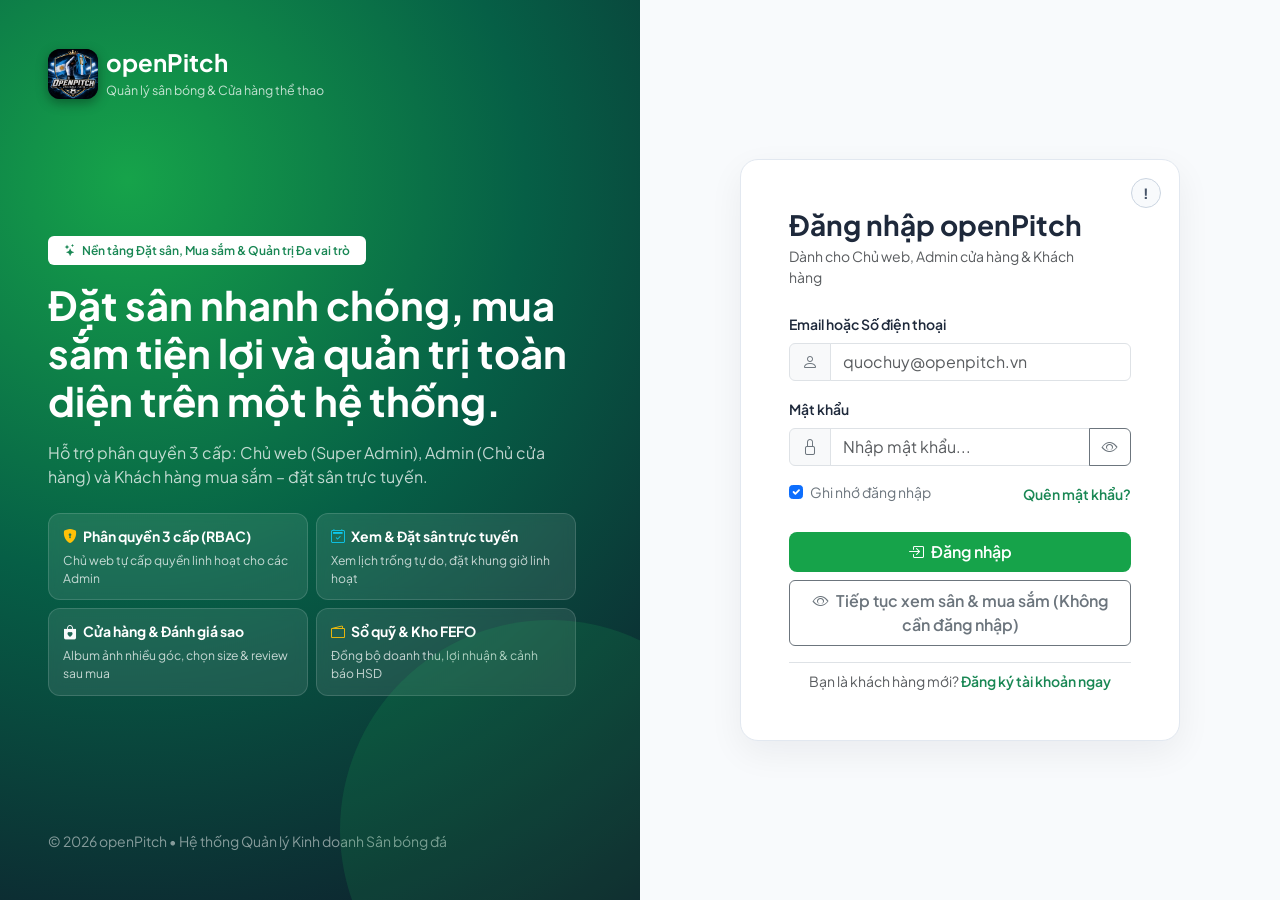
<file: login.html>
<!DOCTYPE html>
<html lang="vi">
<head>
    <meta charset="UTF-8">
    <meta name="viewport" content="width=device-width, initial-scale=1.0">
    <title>Đăng Nhập Hệ Thống - openPitch</title>
    <link href="https://cdn.jsdelivr.net/npm/bootstrap@5.3.2/dist/css/bootstrap.min.css" rel="stylesheet">
    <link rel="stylesheet" href="https://cdn.jsdelivr.net/npm/bootstrap-icons@1.11.1/font/bootstrap-icons.css">
    <link rel="stylesheet" href="assets/css/style.css">
    <style>
        .login-banner {
            background: radial-gradient(circle at 20% 20%, #16A34A 0%, #065F46 45%, #0F172A 100%);
            min-height: 100vh;
            color: #fff;
            position: relative;
            overflow: hidden;
        }
        .login-banner::after {
            content: "";
            position: absolute;
            width: 420px;
            height: 420px;
            border-radius: 50%;
            background: rgba(34, 197, 94, 0.14);
            bottom: -140px;
            right: -120px;
            pointer-events: none;
        }
        .feature-pill {
            background: rgba(255, 255, 255, 0.09);
            border: 1px solid rgba(255, 255, 255, 0.14);
            border-radius: 12px;
            padding: 12px 14px;
            backdrop-filter: blur(6px);
        }
        .login-panel {
            position: relative;
            background: #F8FAFC;
        }
        .login-card {
            width: 100%;
            max-width: 440px;
            background: #fff;
            border-radius: 18px;
            border: 1px solid #E2E8F0;
            box-shadow: 0 12px 35px rgba(15, 23, 42, 0.06);
            position: relative;
        }
        .btn-info-circle {
            position: absolute;
            top: 18px;
            right: 18px;
            width: 30px;
            height: 30px;
            border-radius: 50%;
            border: 1.5px solid #CBD5E1;
            background: #F8FAFC;
            color: #475569;
            font-weight: 800;
            font-size: 0.88rem;
            display: inline-flex;
            align-items: center;
            justify-content: center;
            cursor: pointer;
            transition: all 0.2s ease;
        }
        .btn-info-circle:hover {
            background: #16A34A;
            border-color: #16A34A;
            color: #fff;
            transform: scale(1.08);
        }
        .form-control:focus {
            border-color: #16A34A;
            box-shadow: 0 0 0 0.2rem rgba(22, 163, 74, 0.15);
        }
    </style>
</head>
<body>

    <div class="row g-0 min-vh-100">
        <!-- CỘT TRÁI: BANNER HỆ THỐNG -->
        <div class="col-lg-6 d-none d-lg-flex flex-column justify-content-between p-5 login-banner">
            <div class="d-flex align-items-center gap-2">
                <div class="brand-logo-box login-brand-logo" style="width: 50px; height: 50px;"></div>
                <div>
                    <h4 class="mb-0 fw-bold">openPitch</h4>
                    <small class="opacity-75" style="font-size: 0.78rem;">Quản lý sân bóng &amp; Cửa hàng thể thao</small>
                </div>
            </div>

            <div class="my-auto pe-3">
                <span class="badge bg-white text-success mb-3 px-3 py-2 fw-semibold">
                    <i class="bi bi-stars me-1"></i> Nền tảng Đặt sân, Mua sắm &amp; Quản trị Đa vai trò
                </span>
                <h1 class="fw-bold display-6 mb-3">
                    Đặt sân nhanh chóng, mua sắm tiện lợi và quản trị toàn diện trên một hệ thống.
                </h1>
                <p class="opacity-75 mb-4">
                    Hỗ trợ phân quyền 3 cấp: Chủ web (Super Admin), Admin (Chủ cửa hàng) và Khách hàng mua sắm – đặt sân trực tuyến.
                </p>

                <div class="row g-2 small">
                    <div class="col-6">
                        <div class="feature-pill">
                            <i class="bi bi-shield-lock-fill text-warning me-1"></i>
                            <strong>Phân quyền 3 cấp (RBAC)</strong>
                            <div class="opacity-75 mt-1" style="font-size: 0.76rem;">Chủ web tự cấp quyền linh hoạt cho các Admin</div>
                        </div>
                    </div>
                    <div class="col-6">
                        <div class="feature-pill">
                            <i class="bi bi-calendar2-check text-info me-1"></i>
                            <strong>Xem &amp; Đặt sân trực tuyến</strong>
                            <div class="opacity-75 mt-1" style="font-size: 0.76rem;">Xem lịch trống tự do, đặt khung giờ linh hoạt</div>
                        </div>
                    </div>
                    <div class="col-6">
                        <div class="feature-pill">
                            <i class="bi bi-bag-heart-fill text-light me-1"></i>
                            <strong>Cửa hàng &amp; Đánh giá sao</strong>
                            <div class="opacity-75 mt-1" style="font-size: 0.76rem;">Album ảnh nhiều góc, chọn size &amp; review sau mua</div>
                        </div>
                    </div>
                    <div class="col-6">
                        <div class="feature-pill">
                            <i class="bi bi-wallet2 text-warning me-1"></i>
                            <strong>Sổ quỹ &amp; Kho FEFO</strong>
                            <div class="opacity-75 mt-1" style="font-size: 0.76rem;">Đồng bộ doanh thu, lợi nhuận &amp; cảnh báo HSD</div>
                        </div>
                    </div>
                </div>
            </div>

            <div class="small opacity-50">
                © 2026 openPitch • Hệ thống Quản lý Kinh doanh Sân bóng đá
            </div>
        </div>

        <!-- CỘT PHẢI: FORM ĐĂNG NHẬP -->
        <div class="col-lg-6 d-flex align-items-center justify-content-center p-4 login-panel">
            <div class="login-card p-4 p-md-5">
                <!-- Nút (!) xem nhanh 3 tài khoản Chủ web / Admin / Khách hàng -->
                <button type="button" class="btn-info-circle" data-bs-toggle="modal" data-bs-target="#accountsInfoModal" title="Danh sách tài khoản hệ thống">
                    !
                </button>

                <!-- Logo hiện trên mobile -->
                <div class="d-flex d-lg-none align-items-center gap-2 mb-3">
                    <div class="brand-logo-box login-brand-logo" style="width: 44px; height: 44px;"></div>
                    <h5 class="mb-0 fw-bold">openPitch</h5>
                </div>

                <div class="mb-4 pe-4">
                    <h3 class="fw-bold mb-1">Đăng nhập openPitch</h3>
                    <p class="text-muted small mb-0">Dành cho Chủ web, Admin cửa hàng &amp; Khách hàng</p>
                </div>

                <div id="loginAlert" class="alert d-none py-2 px-3 small mb-3"></div>

                <form onsubmit="handleLogin(event)">
                    <div class="mb-3">
                        <label class="form-label small fw-semibold">Email hoặc Số điện thoại</label>
                        <div class="input-group">
                            <span class="input-group-text bg-light"><i class="bi bi-person text-secondary"></i></span>
                            <input type="text" id="loginUsername" class="form-control" placeholder="quochuy@openpitch.vn" required>
                        </div>
                    </div>

                    <div class="mb-3">
                        <label class="form-label small fw-semibold">Mật khẩu</label>
                        <div class="input-group">
                            <span class="input-group-text bg-light"><i class="bi bi-lock text-secondary"></i></span>
                            <input type="password" id="loginPassword" class="form-control" placeholder="Nhập mật khẩu..." required>
                            <button class="btn btn-outline-secondary" type="button" onclick="togglePasswordVisibility()" title="Hiện/Ẩn mật khẩu">
                                <i class="bi bi-eye" id="togglePwdIcon"></i>
                            </button>
                        </div>
                    </div>

                    <div class="d-flex justify-content-between align-items-center mb-4 small">
                        <div class="form-check">
                            <input class="form-check-input" type="checkbox" id="rememberMe" checked>
                            <label class="form-check-label text-secondary" for="rememberMe">Ghi nhớ đăng nhập</label>
                        </div>
                        <a href="#" class="text-success text-decoration-none fw-semibold" data-bs-toggle="modal" data-bs-target="#forgotModal">
                            Quên mật khẩu?
                        </a>
                    </div>

                    <button type="submit" class="btn btn-pitch w-100 py-2 fw-semibold mb-2">
                        <i class="bi bi-box-arrow-in-right me-1"></i> Đăng nhập
                    </button>

                    <button type="button" onclick="continueAsGuest()" class="btn btn-outline-secondary w-100 py-2 small fw-semibold mb-3">
                        <i class="bi bi-eye me-1"></i> Tiếp tục xem sân &amp; mua sắm (Không cần đăng nhập)
                    </button>
                </form>

                <div class="text-center small text-muted pt-2 border-top">
                    Bạn là khách hàng mới?
                    <a href="#" class="text-success fw-semibold text-decoration-none" data-bs-toggle="modal" data-bs-target="#registerModal">
                        Đăng ký tài khoản ngay
                    </a>
                </div>
            </div>
        </div>
    </div>

    <!-- MODAL (!) DANH SÁCH TÀI KHOẢN THEO 3 VAI TRÒ -->
    <div class="modal fade" id="accountsInfoModal" tabindex="-1">
        <div class="modal-dialog modal-dialog-centered">
            <div class="modal-content border-0 shadow">
                <div class="modal-header bg-dark text-white">
                    <h6 class="modal-title fw-bold"><i class="bi bi-shield-lock-fill text-success me-2"></i>Tài khoản truy cập (3 cấp quyền)</h6>
                    <button type="button" class="btn-close btn-close-white" data-bs-dismiss="modal"></button>
                </div>
                <div class="modal-body small">
                    <div id="accountsQuickList"></div>
                </div>
            </div>
        </div>
    </div>

    <!-- MODAL ĐĂNG KÝ TÀI KHOẢN KHÁCH HÀNG -->
    <div class="modal fade" id="registerModal" tabindex="-1">
        <div class="modal-dialog modal-dialog-centered">
            <form class="modal-content" onsubmit="handleRegister(event)">
                <div class="modal-header">
                    <h5 class="modal-title fw-bold">Đăng ký tài khoản Khách hàng</h5>
                    <button type="button" class="btn-close" data-bs-dismiss="modal"></button>
                </div>
                <div class="modal-body">
                    <div class="mb-3">
                        <label class="form-label small fw-semibold">Họ và tên</label>
                        <input type="text" id="regFullName" class="form-control" placeholder="VD: Nguyễn Văn An" required>
                    </div>
                    <div class="row g-2 mb-3">
                        <div class="col-6">
                            <label class="form-label small fw-semibold">Email đăng nhập</label>
                            <input type="text" id="regUsername" class="form-control" placeholder="an@gmail.com" required>
                        </div>
                        <div class="col-6">
                            <label class="form-label small fw-semibold">Số điện thoại</label>
                            <input type="text" id="regPhone" class="form-control" placeholder="0905xxxxxx" required>
                        </div>
                    </div>
                    <div class="mb-2">
                        <label class="form-label small fw-semibold">Mật khẩu (tối thiểu 6 ký tự)</label>
                        <input type="password" id="regPassword" class="form-control" minlength="6" required>
                    </div>
                    <div class="small text-muted mt-2">
                        <i class="bi bi-info-circle me-1"></i> Tài khoản đăng ký mới có quyền Khách hàng (đặt sân, mua hàng, đánh giá sao). Tài khoản Admin được cấp bởi Chủ web.
                    </div>
                </div>
                <div class="modal-footer">
                    <button type="button" class="btn btn-light btn-sm" data-bs-dismiss="modal">Hủy</button>
                    <button type="submit" class="btn btn-pitch btn-sm px-3">Đăng ký ngay</button>
                </div>
            </form>
        </div>
    </div>

    <!-- MODAL QUÊN MẬT KHẨU -->
    <div class="modal fade" id="forgotModal" tabindex="-1">
        <div class="modal-dialog modal-dialog-centered modal-sm">
            <form class="modal-content" onsubmit="handleResetPassword(event)">
                <div class="modal-header">
                    <h6 class="modal-title fw-bold">Đặt lại mật khẩu</h6>
                    <button type="button" class="btn-close" data-bs-dismiss="modal"></button>
                </div>
                <div class="modal-body">
                    <div class="mb-3">
                        <label class="form-label small fw-semibold">Email / SĐT đã đăng ký</label>
                        <input type="text" id="forgotUsername" class="form-control form-control-sm" placeholder="khachhang@openpitch.vn" required>
                    </div>
                    <div class="mb-2">
                        <label class="form-label small fw-semibold">Mật khẩu mới</label>
                        <input type="password" id="forgotNewPwd" class="form-control form-control-sm" minlength="6" required>
                    </div>
                </div>
                <div class="modal-footer">
                    <button type="button" class="btn btn-light btn-sm" data-bs-dismiss="modal">Đóng</button>
                    <button type="submit" class="btn btn-pitch btn-sm">Cập nhật</button>
                </div>
            </form>
        </div>
    </div>

    <script src="https://cdn.jsdelivr.net/npm/bootstrap@5.3.2/dist/js/bootstrap.bundle.min.js"></script>
    <script src="assets/js/saved-data.js"></script>
    <script src="assets/js/app.js"></script>
    <script>
        function showAlert(msg, type = "danger") {
            const box = document.getElementById("loginAlert");
            box.className = `alert alert-${type} py-2 px-3 small mb-3`;
            box.innerHTML = `<i class="bi ${type === 'success' ? 'bi-check-circle-fill' : 'bi-exclamation-circle-fill'} me-1"></i> ${msg}`;
        }

        function togglePasswordVisibility() {
            const input = document.getElementById("loginPassword");
            const icon = document.getElementById("togglePwdIcon");
            if (input.type === "password") {
                input.type = "text";
                icon.className = "bi bi-eye-slash";
            } else {
                input.type = "password";
                icon.className = "bi bi-eye";
            }
        }

        function renderQuickAccounts() {
            const list = getSystemAccounts();
            const container = document.getElementById("accountsQuickList");
            container.innerHTML = list.map(acc => {
                const badgeCls = acc.roleCode === "super_admin"
                    ? "bg-warning text-dark"
                    : (acc.roleCode === "admin" ? "bg-primary-subtle text-primary" : "bg-success-subtle text-success");
                return `
                    <div class="d-flex justify-content-between align-items-center p-2 mb-2 bg-light rounded-3 border">
                        <div>
                            <div class="fw-bold">
                                ${acc.fullName}
                                <span class="badge ${badgeCls} ms-1">${getRoleLabel(acc.roleCode)}</span>
                            </div>
                            <div class="text-muted">TK: <code>${acc.username}</code> • MK: <code>${acc.password}</code></div>
                        </div>
                        <button type="button" class="btn btn-outline-success btn-sm py-0 px-2"
                            onclick="fillAccount('${acc.username}', '${acc.password}')">
                            Điền nhanh
                        </button>
                    </div>
                `;
            }).join('');
        }

        function fillAccount(user, pwd) {
            document.getElementById("loginUsername").value = user;
            document.getElementById("loginPassword").value = pwd;
            bootstrap.Modal.getInstance(document.getElementById("accountsInfoModal")).hide();
        }

        function continueAsGuest() {
            localStorage.removeItem("OPENPITCH_SESSION");
            window.location.href = "bookings.html";
        }

        function handleLogin(e) {
            e.preventDefault();
            const inputUser = document.getElementById("loginUsername").value.trim().toLowerCase();
            const inputPwd = document.getElementById("loginPassword").value;
            const remember = document.getElementById("rememberMe").checked;

            const accounts = getSystemAccounts();
            const found = accounts.find(a =>
                (a.username.toLowerCase() === inputUser || (a.phone && a.phone === inputUser)) &&
                a.password === inputPwd
            );

            if (!found) {
                showAlert("Sai tài khoản hoặc mật khẩu. Bấm biểu tượng (!) góc trên để kiểm tra tài khoản.", "danger");
                return;
            }
            if (found.active === false) {
                showAlert("Tài khoản này đã bị Chủ web tạm khóa. Vui lòng liên hệ quản trị viên.", "danger");
                return;
            }

            setUserSession(found);

            if (remember) {
                localStorage.setItem("OPENPITCH_REMEMBER_USER", found.username);
            } else {
                localStorage.removeItem("OPENPITCH_REMEMBER_USER");
            }

            const targetUrl = getDefaultHomeForUser(found);
            showAlert(`Chào mừng ${found.fullName} (${getRoleLabel(found.roleCode)})! Đang chuyển trang...`, "success");
            setTimeout(() => {
                window.location.href = targetUrl;
            }, 400);
        }

        function handleRegister(e) {
            e.preventDefault();
            const accounts = getSystemAccounts();
            const fullName = document.getElementById("regFullName").value.trim();
            const username = document.getElementById("regUsername").value.trim().toLowerCase();
            const phone = document.getElementById("regPhone").value.trim();
            const password = document.getElementById("regPassword").value;

            if (accounts.some(a => a.username.toLowerCase() === username || (phone && a.phone === phone))) {
                alert("Email hoặc Số điện thoại này đã tồn tại trong hệ thống!");
                return;
            }

            const newAcc = {
                id: "ACC_" + Date.now().toString().slice(-5),
                fullName,
                username,
                phone,
                password,
                roleCode: "customer",
                role: getRoleLabel("customer"),
                active: true,
                permissions: {},
                createdAt: new Date().toLocaleDateString("vi-VN")
            };
            accounts.push(newAcc);
            saveSystemAccounts(accounts);
            renderQuickAccounts();

            document.getElementById("loginUsername").value = username;
            document.getElementById("loginPassword").value = password;
            bootstrap.Modal.getInstance(document.getElementById("registerModal")).hide();
            e.target.reset();
            showAlert("Đăng ký tài khoản Khách hàng thành công! Bạn có thể bấm Đăng nhập ngay.", "success");
        }

        function handleResetPassword(e) {
            e.preventDefault();
            const accounts = getSystemAccounts();
            const target = document.getElementById("forgotUsername").value.trim().toLowerCase();
            const newPwd = document.getElementById("forgotNewPwd").value;

            const acc = accounts.find(a => a.username.toLowerCase() === target || a.phone === target);
            if (!acc) {
                alert("Không tìm thấy tài khoản này trong hệ thống!");
                return;
            }

            acc.password = newPwd;
            saveSystemAccounts(accounts);
            renderQuickAccounts();

            bootstrap.Modal.getInstance(document.getElementById("forgotModal")).hide();
            e.target.reset();
            showAlert("Đã cập nhật mật khẩu mới thành công!", "success");
        }

        // Hiển thị logo openPitch trên trang login
        (function initLoginLogo() {
            const customLogo = localStorage.getItem("OPENPITCH_CUSTOM_LOGO") || window.OPENPITCH_SAVED_LOGO || null;
            document.querySelectorAll(".login-brand-logo").forEach(box => {
                const img = document.createElement("img");
                img.alt = "openPitch Logo";
                if (customLogo) {
                    img.src = customLogo;
                    img.onerror = () => { box.innerHTML = OPENPITCH_DEFAULT_SVG_LOGO; };
                } else {
                    img.src = "assets/img/logo.jpg";
                    img.dataset.triedPng = "0";
                    img.onerror = function() {
                        if (this.dataset.triedPng === "0") {
                            this.dataset.triedPng = "1";
                            this.src = "assets/img/logo.png";
                        } else {
                            box.innerHTML = OPENPITCH_DEFAULT_SVG_LOGO;
                        }
                    };
                }
                box.appendChild(img);
            });
        })();

        const params = new URLSearchParams(window.location.search);
        if (params.get("locked") === "1") {
            showAlert("Tài khoản của bạn đã bị Chủ web tạm khóa.", "danger");
        }

        const remembered = localStorage.getItem("OPENPITCH_REMEMBER_USER");
        if (remembered) {
            document.getElementById("loginUsername").value = remembered;
        }
        renderQuickAccounts();
    </script>
</body>
</html>
</file>
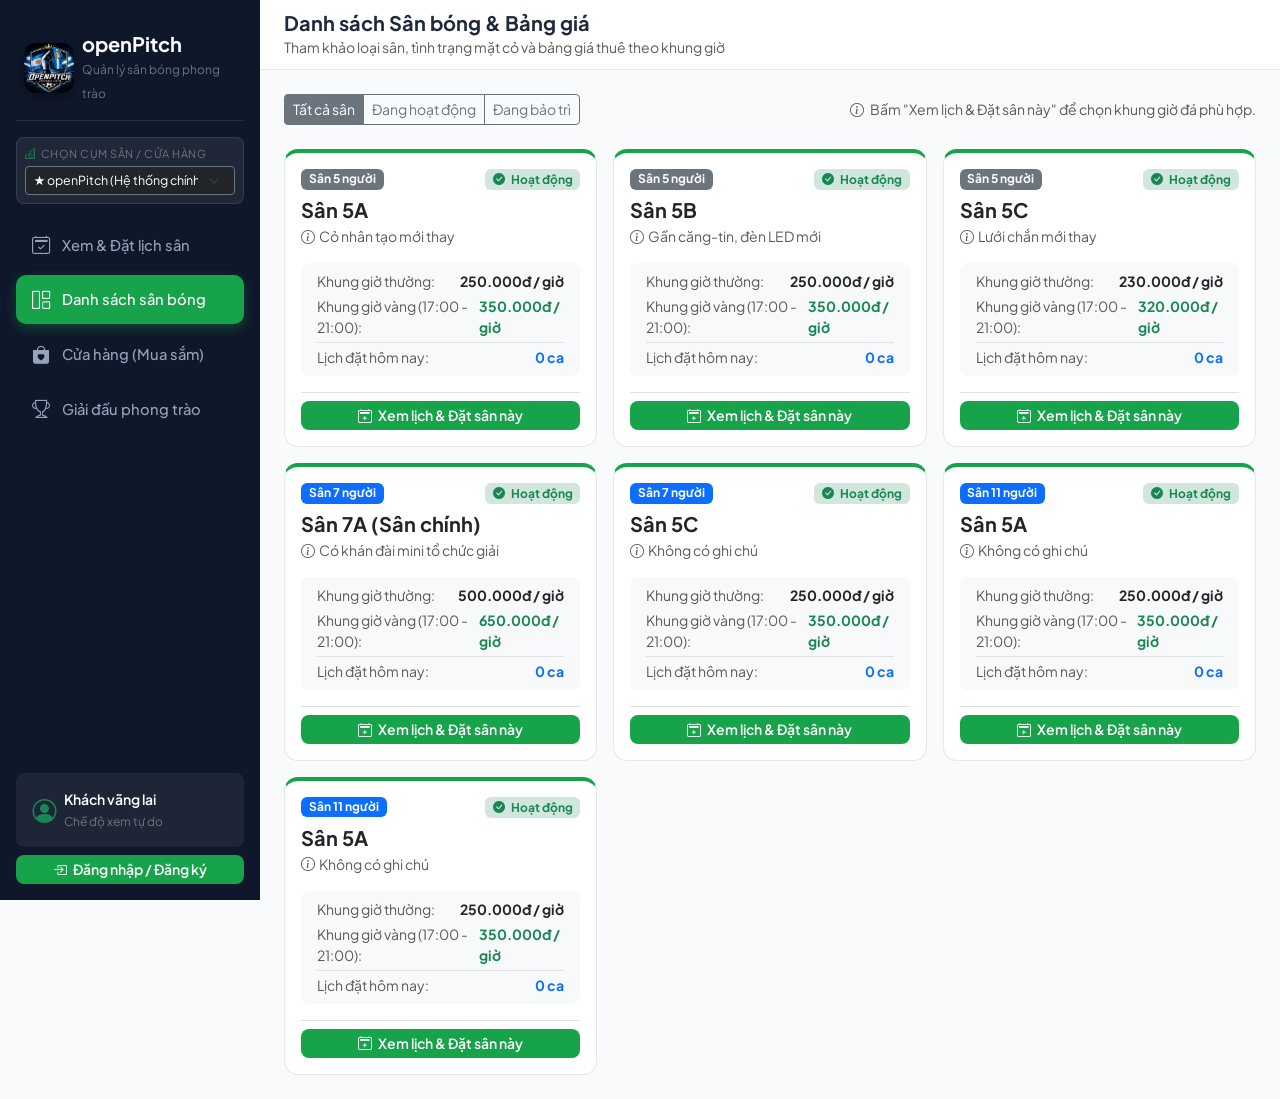
<file: pitches.html>
<!DOCTYPE html>
<html lang="vi">
<head>
    <meta charset="UTF-8">
    <meta name="viewport" content="width=device-width, initial-scale=1.0">
    <title>Quản Lý Sân Bóng - openPitch</title>
    <link href="https://cdn.jsdelivr.net/npm/bootstrap@5.3.2/dist/css/bootstrap.min.css" rel="stylesheet">
    <link rel="stylesheet" href="https://cdn.jsdelivr.net/npm/bootstrap-icons@1.11.1/font/bootstrap-icons.css">
    <link rel="stylesheet" href="assets/css/style.css">
    <style>
        .pitch-card {
            border-radius: 14px;
            border: 1px solid #E2E8F0;
            border-top: 4px solid #16A34A;
            transition: transform 0.15s ease, box-shadow 0.15s ease;
        }
        .pitch-card:hover {
            transform: translateY(-2px);
            box-shadow: 0 8px 20px rgba(15, 23, 42, 0.06);
        }
        .pitch-card.maintenance {
            border-top-color: #94A3B8;
            background-color: #F8FAFC;
        }
    </style>
</head>
<body>

    <!-- SIDEBAR -->
    <aside class="sidebar d-flex flex-column p-3">
        <a href="index.html" class="d-flex align-items-center gap-2 text-white text-decoration-none px-2 py-3 mb-3 border-bottom border-secondary border-opacity-25">
            <div class="bg-success rounded-3 p-2 d-flex align-items-center justify-content-center">
                <i class="bi bi-dribbble fs-4 text-white"></i>
            </div>
            <div>
                <h5 class="mb-0 fw-bold">openPitch</h5>
                <small class="text-secondary" style="font-size: 0.75rem;">Quản lý sân bóng phong trào</small>
            </div>
        </a>

        <ul class="nav nav-pills flex-column mb-auto">
            <li class="nav-item"><a href="index.html" class="nav-link"><i class="bi bi-bar-chart-line-fill"></i> Quản lý doanh thu</a></li>
            <li class="nav-item"><a href="bookings.html" class="nav-link"><i class="bi bi-calendar2-week"></i> Quản lý lịch đặt sân</a></li>
            <li class="nav-item"><a href="pitches.html" class="nav-link active"><i class="bi bi-grid-1x2"></i> Quản lý sân bóng</a></li>
            <li class="nav-item"><a href="pos-products.html" class="nav-link"><i class="bi bi-cup-straw"></i> Quản lý hàng hóa (POS)</a></li>
            <li class="nav-item">
                <a href="inventory.html" class="nav-link d-flex justify-content-between align-items-center">
                    <span><i class="bi bi-box-seam me-2"></i> Quản lý kho hàng</span>
                    <span class="badge bg-danger rounded-pill" id="sidebarAlertCount">0</span>
                </a>
            </li>
            <li class="nav-item"><a href="tournaments.html" class="nav-link"><i class="bi bi-trophy"></i> Quản lý giải đấu</a></li>
        </ul>

        <div class="p-3 rounded-3 mt-auto mb-2" style="background: rgba(255,255,255,0.06);">
            <div class="d-flex align-items-center gap-2 text-white">
                <i class="bi bi-person-circle fs-4 text-success"></i>
                <div class="small text-truncate">
                    <div class="fw-semibold text-truncate" id="sidebarUserName">Chủ sân Quốc Huy</div>
                    <span class="text-secondary" style="font-size: 0.75rem;" id="sidebarUserRole">Chủ sân</span>
                </div>
            </div>
        </div>
        <button type="button" onclick="logoutSystem()" class="btn btn-outline-danger btn-sm w-100">
            <i class="bi bi-box-arrow-right me-1"></i> Đăng xuất
        </button>
    </aside>

    <!-- MAIN CONTENT -->
    <div class="main-content">
        <header class="topbar d-flex flex-wrap align-items-center justify-content-between gap-2 px-4 sticky-top">
            <div>
                <h5 class="mb-0 fw-bold" id="pitchPageTitle">Quản lý Danh sách Sân bóng</h5>
                <small class="text-muted" id="pitchPageSub">Thiết lập thông tin sân, bảng giá thuê theo giờ và trạng thái vận hành thực tế</small>
            </div>
            <button class="btn btn-pitch btn-sm px-3 py-2" id="btnAddPitch" onclick="openPitchModal()">
                <i class="bi bi-plus-lg me-1"></i> Thêm sân bóng mới
            </button>
        </header>

        <main class="p-4">
            <div class="d-flex flex-wrap justify-content-between align-items-center gap-2 mb-4">
                <div class="btn-group btn-group-sm" role="group">
                    <button class="btn btn-outline-secondary active" onclick="filterPitches('all', this)">Tất cả sân</button>
                    <button class="btn btn-outline-secondary" onclick="filterPitches('active', this)">Đang hoạt động</button>
                    <button class="btn btn-outline-secondary" onclick="filterPitches('maintenance', this)">Đang bảo trì</button>
                </div>
                <span class="small text-muted" id="pitchHelperText">
                    <i class="bi bi-info-circle me-1"></i>
                    Sửa giá sân tự động cập nhật doanh thu; gạt công tắc bảo trì sẽ tạm khóa sân bên Lịch đặt sân.
                </span>
            </div>

            <div class="row g-3" id="pitchGrid"></div>
        </main>
    </div>

    <!-- MODAL THÊM / SỬA SÂN BÓNG -->
    <div class="modal fade" id="pitchModal" tabindex="-1">
        <div class="modal-dialog">
            <form class="modal-content" onsubmit="savePitch(event)">
                <div class="modal-header">
                    <h5 class="modal-title fw-bold" id="pitchModalTitle">Thêm sân bóng mới</h5>
                    <button type="button" class="btn-close" data-bs-dismiss="modal"></button>
                </div>
                <div class="modal-body">
                    <input type="hidden" id="editPitchId">

                    <div class="row g-2 mb-3">
                        <div class="col-7">
                            <label class="form-label small fw-semibold">Tên sân bóng</label>
                            <input type="text" id="pitchName" class="form-control" placeholder="VD: Sân 5D (Cỏ mới)" required>
                        </div>
                        <div class="col-5">
                            <label class="form-label small fw-semibold">Loại sân</label>
                            <select id="pitchType" class="form-select">
                                <option value="Sân 5 người">Sân 5 người</option>
                                <option value="Sân 7 người">Sân 7 người</option>
                                <option value="Sân 11 người">Sân 11 người</option>
                            </select>
                        </div>
                    </div>

                    <div class="row g-2 mb-3">
                        <div class="col-6">
                            <label class="form-label small fw-semibold">Giá giờ thường (VNĐ / giờ)</label>
                            <input type="number" id="pitchNormalPrice" class="form-control" step="10000" min="0" value="250000" required>
                            <div class="form-text">Áp dụng 04:00 - 17:00 &amp; sau 21:00</div>
                        </div>
                        <div class="col-6">
                            <label class="form-label small fw-semibold">Giá giờ vàng (VNĐ / giờ)</label>
                            <input type="number" id="pitchPeakPrice" class="form-control" step="10000" min="0" value="350000" required>
                            <div class="form-text">Áp dụng khung 17:00 - 21:00</div>
                        </div>
                    </div>

                    <div class="mb-3">
                        <label class="form-label small fw-semibold">Trạng thái vận hành</label>
                        <select id="pitchStatus" class="form-select">
                            <option value="active">Đang hoạt động (Mở nhận lịch)</option>
                            <option value="maintenance">Đang bảo trì (Tạm khóa lịch)</option>
                        </select>
                    </div>

                    <div class="mb-2">
                        <label class="form-label small fw-semibold">Ghi chú tình trạng mặt cỏ / cơ sở vật chất</label>
                        <input type="text" id="pitchNote" class="form-control" placeholder="VD: Đèn LED mới, lưới khung thành tốt">
                    </div>
                </div>
                <div class="modal-footer">
                    <button type="button" class="btn btn-light" data-bs-dismiss="modal">Hủy</button>
                    <button type="submit" class="btn btn-pitch">Lưu thông tin sân</button>
                </div>
            </form>
        </div>
    </div>

    <script src="https://cdn.jsdelivr.net/npm/bootstrap@5.3.2/dist/js/bootstrap.bundle.min.js"></script>
    <script src="assets/js/saved-data.js"></script>
    <script src="assets/js/data.js"></script>
    <script src="assets/js/app.js"></script>
    <script>
        let currentFilter = 'all';
        const pitchModal = new bootstrap.Modal(document.getElementById('pitchModal'));

        function renderPitches() {
            const db = getPitchData();
            const today = getTodayISO();
            syncSidebarAlertBadge();

            const grid = document.getElementById('pitchGrid');
            const filtered = db.pitches.filter(p => currentFilter === 'all' || p.status === currentFilter);

            if (filtered.length === 0) {
                grid.innerHTML = `
                    <div class="col-12">
                        <div class="card card-custom p-5 text-center text-muted">
                            Không có sân bóng nào trong mục lọc này.
                        </div>
                    </div>`;
                return;
            }

            grid.innerHTML = filtered.map(p => {
                const isActive = p.status === 'active';
                const is7 = p.type.includes('7') || p.type.includes('11');
                const todayCount = db.bookings.filter(b => b.pitchId === p.id && b.date === today).length;

                return `
                    <div class="col-lg-4 col-md-6">
                        <div class="card pitch-card ${isActive ? '' : 'maintenance'} p-3 h-100 d-flex flex-column">
                            <div class="d-flex justify-content-between align-items-center mb-2">
                                <span class="badge ${is7 ? 'bg-primary' : 'bg-secondary'}">${p.type}</span>
                                <span class="badge ${isActive ? 'bg-success-subtle text-success' : 'bg-secondary-subtle text-secondary'}">
                                    <i class="bi ${isActive ? 'bi-check-circle-fill' : 'bi-tools'} me-1"></i>
                                    ${isActive ? 'Hoạt động' : 'Bảo trì'}
                                </span>
                            </div>

                            <h5 class="fw-bold mb-1">${p.name}</h5>
                            <p class="small text-muted mb-3">
                                <i class="bi bi-info-circle me-1"></i>${p.note || 'Không có ghi chú'}
                            </p>

                            <div class="bg-light rounded-3 p-2 px-3 mb-3 small">
                                <div class="d-flex justify-content-between mb-1">
                                    <span class="text-muted">Khung giờ thường:</span>
                                    <strong class="text-dark">${formatVND(p.normalPrice)} / giờ</strong>
                                </div>
                                <div class="d-flex justify-content-between mb-1">
                                    <span class="text-muted">Khung giờ vàng (17:00 - 21:00):</span>
                                    <strong class="text-success">${formatVND(p.peakPrice)} / giờ</strong>
                                </div>
                                <div class="d-flex justify-content-between pt-1 border-top">
                                    <span class="text-muted">Lịch đặt hôm nay:</span>
                                    <strong class="text-primary">${todayCount} ca</strong>
                                </div>
                            </div>

                            <div class="mt-auto d-flex justify-content-between align-items-center pt-2 border-top">
                                ${canManage('pitches')
                                    ? `<div class="form-check form-switch mb-0">
                                           <input class="form-check-input" type="checkbox" role="switch"
                                               id="switch_${p.id}" ${isActive ? 'checked' : ''}
                                               onchange="togglePitchStatus('${p.id}')">
                                           <label class="form-check-label small" for="switch_${p.id}">
                                               ${isActive ? 'Mở nhận lịch' : 'Đang khóa sân'}
                                           </label>
                                       </div>
                                       <div class="d-flex gap-1">
                                           <button class="btn btn-outline-secondary btn-sm" title="Sửa thông tin & giá sân" onclick="openPitchModal('${p.id}')">
                                               <i class="bi bi-pencil-square"></i>
                                           </button>
                                           <button class="btn btn-outline-danger btn-sm" title="Xóa sân" onclick="deletePitch('${p.id}')">
                                               <i class="bi bi-trash"></i>
                                           </button>
                                       </div>`
                                    : (isActive
                                        ? `<a href="bookings.html?pitch=${encodeURIComponent(p.id)}" class="btn btn-pitch btn-sm w-100">
                                               <i class="bi bi-calendar2-plus me-1"></i> Xem lịch &amp; Đặt sân này
                                           </a>`
                                        : `<button type="button" class="btn btn-secondary btn-sm w-100" disabled>
                                               <i class="bi bi-tools me-1"></i> Sân đang bảo trì
                                           </button>`)
                                }
                            </div>
                        </div>
                    </div>
                `;
            }).join('');
        }

        function filterPitches(status, btn) {
            currentFilter = status;
            document.querySelectorAll('.btn-group .btn').forEach(b => b.classList.remove('active'));
            btn.classList.add('active');
            renderPitches();
        }

        function togglePitchStatus(pitchId) {
            const db = getPitchData();
            const pitch = db.pitches.find(p => p.id === pitchId);
            if (!pitch) return;
            pitch.status = pitch.status === 'active' ? 'maintenance' : 'active';
            savePitchData(db);
            renderPitches();
            showToast(
                pitch.status === 'active'
                    ? `Đã mở nhận lịch lại cho ${pitch.name}!`
                    : `Đã chuyển ${pitch.name} sang trạng thái Bảo trì.`,
                pitch.status === 'active' ? 'success' : 'warning'
            );
        }

        function openPitchModal(pitchId = '') {
            const db = getPitchData();
            if (pitchId) {
                const p = db.pitches.find(item => item.id === pitchId);
                if (!p) return;
                document.getElementById('pitchModalTitle').innerText = `Cập nhật ${p.name}`;
                document.getElementById('editPitchId').value = p.id;
                document.getElementById('pitchName').value = p.name;
                document.getElementById('pitchType').value = p.type;
                document.getElementById('pitchNormalPrice').value = p.normalPrice;
                document.getElementById('pitchPeakPrice').value = p.peakPrice;
                document.getElementById('pitchStatus').value = p.status;
                document.getElementById('pitchNote').value = p.note || '';
            } else {
                document.getElementById('pitchModalTitle').innerText = 'Thêm sân bóng mới';
                document.getElementById('editPitchId').value = '';
                document.getElementById('pitchName').value = '';
                document.getElementById('pitchType').value = 'Sân 5 người';
                document.getElementById('pitchNormalPrice').value = 250000;
                document.getElementById('pitchPeakPrice').value = 350000;
                document.getElementById('pitchStatus').value = 'active';
                document.getElementById('pitchNote').value = '';
            }
            pitchModal.show();
        }

        function savePitch(e) {
            e.preventDefault();
            const db = getPitchData();
            const editId = document.getElementById('editPitchId').value;

            const pitchObj = {
                id: editId || ('S' + Date.now().toString().slice(-3)),
                name: document.getElementById('pitchName').value.trim(),
                type: document.getElementById('pitchType').value,
                normalPrice: Number(document.getElementById('pitchNormalPrice').value),
                peakPrice: Number(document.getElementById('pitchPeakPrice').value),
                status: document.getElementById('pitchStatus').value,
                note: document.getElementById('pitchNote').value.trim()
            };

            if (editId) {
                const idx = db.pitches.findIndex(p => p.id === editId);
                if (idx !== -1) db.pitches[idx] = pitchObj;
            } else {
                db.pitches.push(pitchObj);
            }

            savePitchData(db);
            pitchModal.hide();
            renderPitches();
            showToast(editId ? `Đã cập nhật thông tin ${pitchObj.name}!` : `Đã thêm ${pitchObj.name} thành công!`, 'success');
        }

        function deletePitch(pitchId) {
            const db = getPitchData();
            const pitch = db.pitches.find(p => p.id === pitchId);
            if (!pitch) return;

            const hasBookings = db.bookings.some(b => b.pitchId === pitchId);
            const msg = hasBookings
                ? `Sân "${pitch.name}" đang có lịch đặt trong hệ thống. Bạn vẫn chắc chắn muốn xóa sân này?`
                : `Bạn có chắc chắn muốn xóa "${pitch.name}"?`;

            if (!confirm(msg)) return;
            db.pitches = db.pitches.filter(p => p.id !== pitchId);
            savePitchData(db);
            renderPitches();
            showToast(`Đã xóa ${pitch.name}.`, 'info');
        }

        function applyPitchesRoleUI() {
            const isMgr = canManage('pitches');
            document.getElementById('btnAddPitch').classList.toggle('d-none', !isMgr);
            document.getElementById('pitchPageTitle').innerText = isMgr ? 'Quản lý Danh sách Sân bóng' : 'Danh sách Sân bóng & Bảng giá';
            document.getElementById('pitchPageSub').innerText = isMgr
                ? 'Thiết lập thông tin sân, bảng giá thuê theo giờ và trạng thái vận hành thực tế'
                : 'Tham khảo loại sân, tình trạng mặt cỏ và bảng giá thuê theo khung giờ';
            document.getElementById('pitchHelperText').innerHTML = isMgr
                ? '<i class="bi bi-info-circle me-1"></i> Sửa giá sân tự động cập nhật doanh thu; gạt công tắc bảo trì sẽ tạm khóa sân bên Lịch đặt sân.'
                : '<i class="bi bi-info-circle me-1"></i> Bấm "Xem lịch &amp; Đặt sân này" để chọn khung giờ đá phù hợp.';
            renderPitches();
        }

        window.onAuthStateChanged = function() { applyPitchesRoleUI(); };
        applyPitchesRoleUI();
    </script>
</body>
</html>
</file>
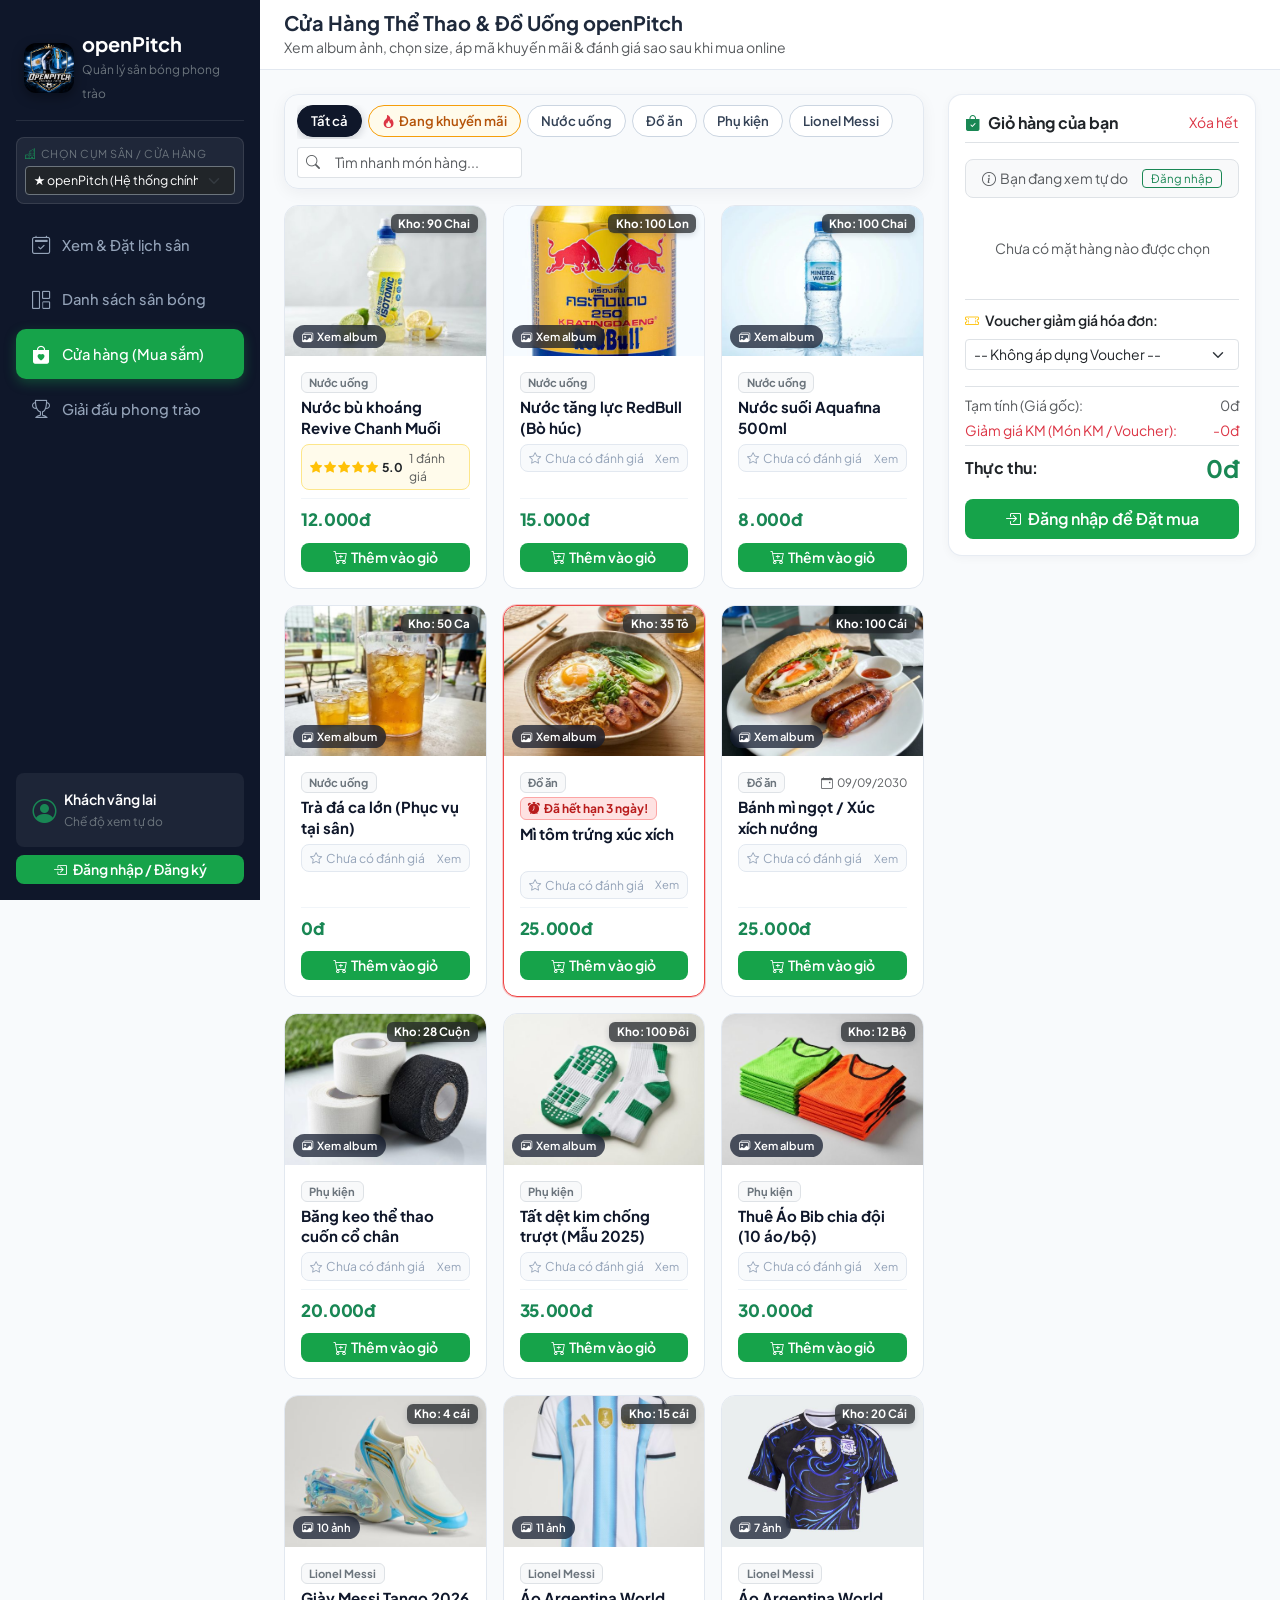
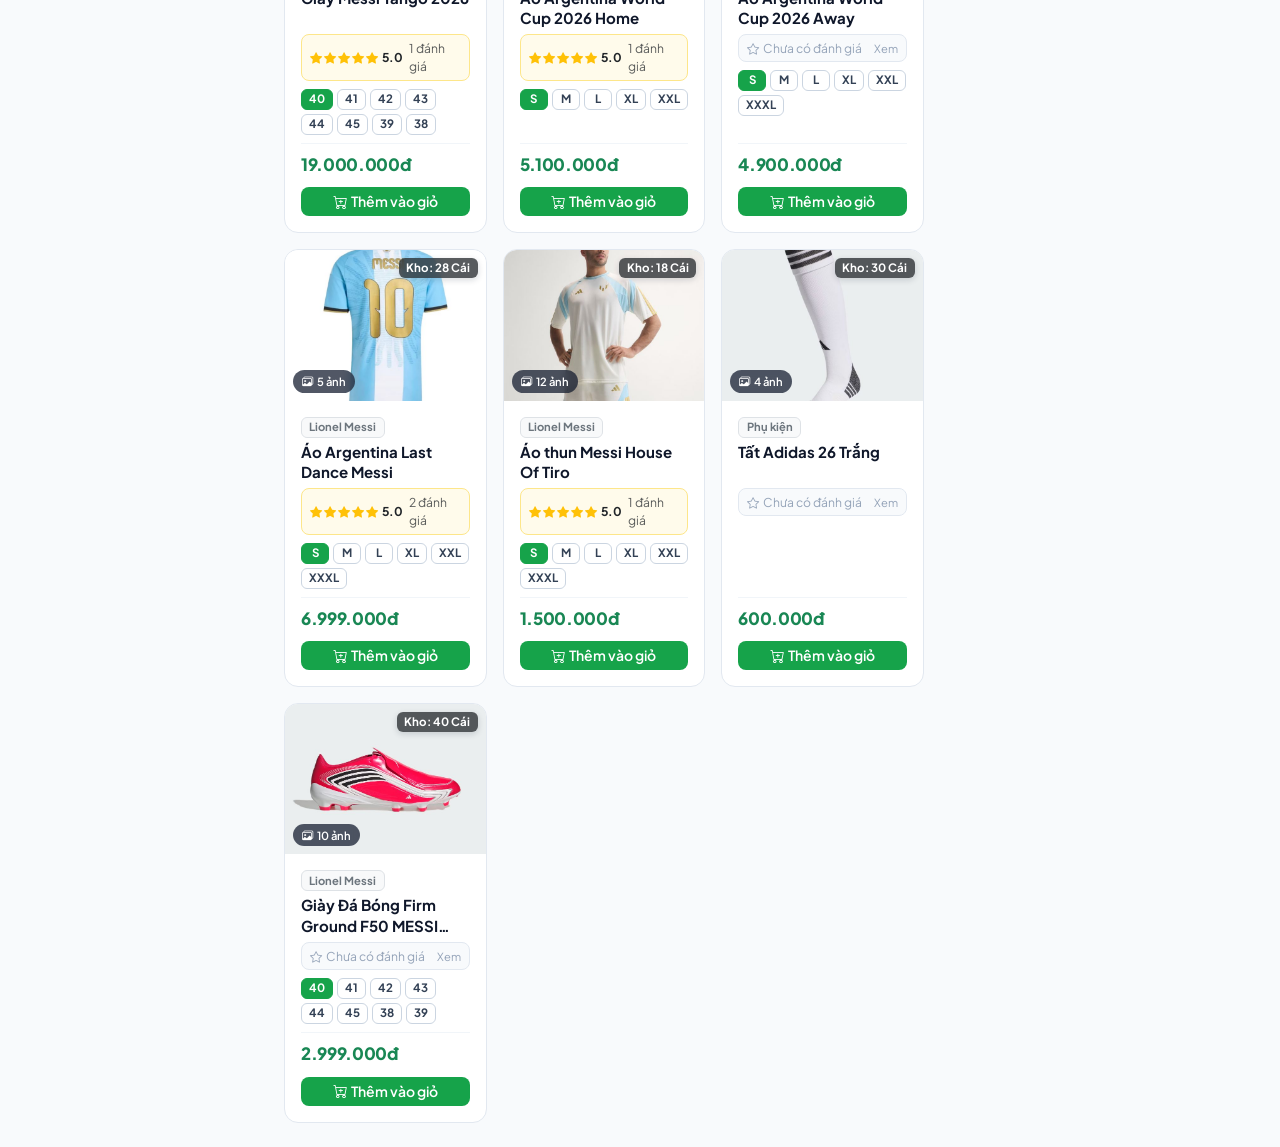
<file: pos-products.html>
<!DOCTYPE html>
<html lang="vi">
<head>
    <meta charset="UTF-8">
    <meta name="viewport" content="width=device-width, initial-scale=1.0">
    <title>Quản Lý Hàng Hóa & Bán Hàng (POS) - openPitch</title>
    <link href="https://cdn.jsdelivr.net/npm/bootstrap@5.3.2/dist/css/bootstrap.min.css" rel="stylesheet">
    <link rel="stylesheet" href="https://cdn.jsdelivr.net/npm/bootstrap-icons@1.11.1/font/bootstrap-icons.css">
    <link rel="stylesheet" href="assets/css/style.css">
    <style>
        .product-card {
            border: 1px solid #E2E8F0;
            border-radius: 14px;
            transition: all 0.18s ease;
            position: relative;
            background: #FFFFFF;
        }
        .product-card:hover {
            border-color: #16A34A;
            box-shadow: 0 10px 24px rgba(15, 23, 42, 0.08);
            transform: translateY(-2px);
        }
        .product-card.is-promo {
            border-color: #F59E0B;
            background-color: #FFFDF5;
        }
        .product-card.is-food-urgent {
            border-color: #EF4444;
            box-shadow: 0 0 0 1px rgba(239, 68, 68, 0.28);
        }
        .pos-bill {
            position: sticky;
            top: 88px;
        }
    </style>
</head>
<body>

    <!-- SIDEBAR -->
    <aside class="sidebar d-flex flex-column p-3">
        <a href="index.html" class="d-flex align-items-center gap-2 text-white text-decoration-none px-2 py-3 mb-3 border-bottom border-secondary border-opacity-25">
            <div class="bg-success rounded-3 p-2 d-flex align-items-center justify-content-center">
                <i class="bi bi-dribbble fs-4 text-white"></i>
            </div>
            <div>
                <h5 class="mb-0 fw-bold">openPitch</h5>
                <small class="text-secondary" style="font-size: 0.75rem;">Quản lý sân bóng phong trào</small>
            </div>
        </a>

        <ul class="nav nav-pills flex-column mb-auto">
            <li class="nav-item"><a href="index.html" class="nav-link"><i class="bi bi-bar-chart-line-fill"></i> Quản lý doanh thu</a></li>
            <li class="nav-item"><a href="bookings.html" class="nav-link"><i class="bi bi-calendar2-week"></i> Quản lý lịch đặt sân</a></li>
            <li class="nav-item"><a href="pitches.html" class="nav-link"><i class="bi bi-grid-1x2"></i> Quản lý sân bóng</a></li>
            <li class="nav-item"><a href="pos-products.html" class="nav-link active"><i class="bi bi-cup-straw"></i> Quản lý hàng hóa (POS)</a></li>
            <li class="nav-item">
                <a href="inventory.html" class="nav-link d-flex justify-content-between align-items-center">
                    <span><i class="bi bi-box-seam me-2"></i> Quản lý kho hàng</span>
                    <span class="badge bg-danger rounded-pill" id="sidebarAlertCount">0</span>
                </a>
            </li>
            <li class="nav-item"><a href="tournaments.html" class="nav-link"><i class="bi bi-trophy"></i> Quản lý giải đấu</a></li>
        </ul>

        <div class="p-3 rounded-3 mt-auto mb-2" style="background: rgba(255,255,255,0.06);">
            <div class="d-flex align-items-center gap-2 text-white">
                <i class="bi bi-person-circle fs-4 text-success"></i>
                <div class="small text-truncate">
                    <div class="fw-semibold text-truncate" id="sidebarUserName">Chủ sân Quốc Huy</div>
                    <span class="text-secondary" style="font-size: 0.75rem;" id="sidebarUserRole">Chủ sân</span>
                </div>
            </div>
        </div>
        <button type="button" onclick="logoutSystem()" class="btn btn-outline-danger btn-sm w-100">
            <i class="bi bi-box-arrow-right me-1"></i> Đăng xuất
        </button>
    </aside>

    <!-- MAIN CONTENT -->
    <div class="main-content">
        <header class="topbar d-flex flex-wrap align-items-center justify-content-between gap-2 px-4 sticky-top" id="posTopbar">
            <div>
                <h5 class="mb-0 fw-bold" id="posPageTitle">Quản Lý Hàng Hóa, Khuyến Mãi &amp; Bán Hàng (POS)</h5>
                <small class="text-muted" id="posPageSub">Bấm vào ảnh để xem album nhiều góc chụp • Hỗ trợ danh mục tùy chỉnh, chọn size &amp; cảnh báo HSD</small>
            </div>
            <div class="d-flex flex-wrap gap-2" id="posAdminActions">
                <button class="btn btn-warning text-dark btn-sm px-3 fw-semibold" onclick="openItemPromoModal()">
                    <i class="bi bi-tags-fill me-1"></i> Chọn món khuyến mãi
                </button>
                <button class="btn btn-outline-primary btn-sm px-3 fw-semibold" data-bs-toggle="modal" data-bs-target="#promoModal">
                    <i class="bi bi-ticket-perforated-fill me-1"></i> Tạo Voucher hóa đơn
                </button>
                <button class="btn btn-pitch btn-sm px-3 py-2" onclick="openProductFormModal()">
                    <i class="bi bi-plus-lg me-1"></i> Thêm sản phẩm
                </button>
            </div>
        </header>

        <main class="p-4">
            <!-- BANNER THÔNG BÁO MÓN ĂN SẮP HẾT HẠN (BÁO TRƯỚC 1 NGÀY) -->
            <div id="posFoodExpiryBanner" class="food-alert-banner p-3 mb-3 d-none"></div>

            <div class="row g-4 align-items-start">
                <!-- CỘT TRÁI (8 CỘT): THANH LỌC STICKY + LƯỚI TRƯNG BÀY SẢN PHẨM -->
                <div class="col-lg-8">
                    <!-- THANH DANH MỤC CỐ ĐỊNH KHI LƯỚT XUỐNG -->
                    <div class="pos-filter-sticky" id="posStickyFilterBar">
                        <div class="d-flex flex-wrap align-items-center justify-content-between gap-2">
                            <div class="cat-scroll-strip flex-grow-1" id="categoryFilterBar"></div>

                            <div class="input-group input-group-sm" style="max-width: 225px; min-width: 170px;">
                                <span class="input-group-text bg-white border-end-0"><i class="bi bi-search text-muted"></i></span>
                                <input type="text" id="posSearchInput" class="form-control border-start-0" placeholder="Tìm nhanh món hàng..." oninput="renderProducts()">
                            </div>
                        </div>
                    </div>

                    <!-- LƯỚI TRƯNG BÀY SẢN PHẨM ĐỀU & ĐẸP -->
                    <div class="row g-3" id="productGrid"></div>
                </div>

                <!-- CỘT PHẢI (4 CỘT): HÓA ĐƠN BÁN HÀNG TẠI SÂN -->
                <div class="col-lg-4">
                    <div class="card card-custom p-3 pos-bill" id="posBillCard">
                        <div class="d-flex justify-content-between align-items-center border-bottom pb-2 mb-3">
                            <h6 class="fw-bold mb-0" id="posBillTitle"><i class="bi bi-receipt-cutoff text-success me-1"></i> Hóa đơn bán hàng</h6>
                            <button class="btn btn-link btn-sm text-danger text-decoration-none p-0" onclick="clearCart()">Xóa hết</button>
                        </div>

                        <div id="posStaffOrderControls">
                            <div class="mb-2">
                                <label class="form-label small fw-semibold">Khách hàng / Gắn vào sân đang đặt:</label>
                                <select id="posCustomerSelect" class="form-select form-select-sm"></select>
                            </div>

                            <div class="mb-3">
                                <label class="form-label small fw-semibold"><i class="bi bi-laptop text-primary me-1"></i> Hình thức mua hàng:</label>
                                <select id="posChannelSelect" class="form-select form-select-sm">
                                    <option value="online">Mua Online trên Web (Điện thoại / Laptop — Có đánh giá)</option>
                                    <option value="counter">Mua trực tiếp tại quầy</option>
                                </select>
                            </div>
                        </div>

                        <div id="posCustomerBuyerBox" class="mb-3 p-2 px-3 bg-light rounded-3 border small d-none"></div>

                        <div id="cartItemsContainer" class="mb-3" style="max-height: 270px; overflow-y: auto;"></div>

                        <!-- Chọn Voucher khuyến mãi hóa đơn -->
                        <div class="mb-3 pt-2 border-top">
                            <label class="form-label small fw-semibold"><i class="bi bi-ticket-perforated text-warning me-1"></i> Voucher giảm giá hóa đơn:</label>
                            <select id="posVoucherSelect" class="form-select form-select-sm" onchange="renderCart()"></select>
                            <div id="voucherWarningHint" class="text-danger small mt-1 d-none" style="font-size: 0.76rem;"></div>
                        </div>

                        <div class="border-top pt-2 small">
                            <div class="d-flex justify-content-between text-muted mb-1">
                                <span>Tạm tính (Giá gốc):</span>
                                <span id="cartGrossAmount">0đ</span>
                            </div>
                            <div class="d-flex justify-content-between text-danger mb-1">
                                <span>Giảm giá KM (Món KM / Voucher):</span>
                                <span id="cartDiscountAmount">-0đ</span>
                            </div>
                            <div class="d-flex justify-content-between align-items-center mb-3 pt-2 border-top">
                                <span class="fw-bold fs-6">Thực thu:</span>
                                <h4 class="fw-bold text-success mb-0" id="cartTotalAmount">0đ</h4>
                            </div>
                            <button class="btn btn-pitch w-100 py-2" id="posCheckoutBtn" onclick="checkoutPOS()">
                                <i class="bi bi-check2-circle me-1"></i> Thanh toán &amp; Xuất kho
                            </button>
                        </div>
                    </div>
                </div>
            </div>
        </main>
    </div>

    <!-- MODAL 1: ALBUM ẢNH & XEM CHI TIẾT SẢN PHẨM (BẤM VÀO ẢNH SẼ MỞ) -->
    <div class="modal fade" id="productAlbumModal" tabindex="-1">
        <div class="modal-dialog modal-lg modal-dialog-centered">
            <div class="modal-content border-0 shadow-lg overflow-hidden">
                <div class="modal-header bg-dark text-white py-2 px-3">
                    <div class="d-flex align-items-center gap-2 text-truncate">
                        <i class="bi bi-images text-success"></i>
                        <h6 class="modal-title fw-bold mb-0 text-truncate" id="albumProdTitle">Album ảnh sản phẩm</h6>
                    </div>
                    <button type="button" class="btn-close btn-close-white" data-bs-dismiss="modal"></button>
                </div>
                <div class="modal-body p-3">
                    <div class="row g-3">
                        <!-- CỘT TRÁI: TRÌNH XEM ALBUM -->
                        <div class="col-md-7">
                            <div class="album-stage mb-2">
                                <div id="albumMainDisplay" class="w-100 h-100 d-flex align-items-center justify-content-center"></div>
                                <button type="button" class="album-nav-btn album-nav-prev" id="albumPrevBtn" onclick="stepAlbum(-1)" title="Ảnh trước">
                                    <i class="bi bi-chevron-left"></i>
                                </button>
                                <button type="button" class="album-nav-btn album-nav-next" id="albumNextBtn" onclick="stepAlbum(1)" title="Ảnh tiếp theo">
                                    <i class="bi bi-chevron-right"></i>
                                </button>
                                <span class="album-counter" id="albumCounter">1 / 1</span>
                            </div>

                            <!-- Dải ảnh thu nhỏ lướt chọn -->
                            <div class="album-thumb-strip mb-2" id="albumThumbStrip"></div>

                            <!-- Thanh công cụ quản lý ảnh trong album -->
                            <div class="d-flex flex-wrap gap-2" id="albumAdminTools">
                                <button type="button" class="btn btn-outline-success btn-sm" onclick="triggerAddAlbumImages()">
                                    <i class="bi bi-plus-circle me-1"></i> Thêm ảnh vào album
                                </button>
                                <button type="button" class="btn btn-outline-primary btn-sm" id="btnSetCoverImg" onclick="setCurrentAsCover()">
                                    <i class="bi bi-star me-1"></i> Đặt làm ảnh chính
                                </button>
                                <button type="button" class="btn btn-outline-danger btn-sm ms-auto" id="btnDeleteAlbumImg" onclick="deleteCurrentAlbumImage()">
                                    <i class="bi bi-trash"></i>
                                </button>
                            </div>
                        </div>

                        <!-- CỘT PHẢI: THÔNG TIN, CHỌN SIZE & MUA NGAY -->
                        <div class="col-md-5 d-flex flex-column">
                            <div class="mb-2 d-flex flex-wrap gap-1 align-items-center" id="albumBadges"></div>
                            <h5 class="fw-bold mb-1" id="albumInfoName"></h5>
                            <div class="small text-muted mb-2" id="albumInfoMeta"></div>
                            <div id="albumRatingSummary" class="mb-2"></div>

                            <div class="p-3 bg-light rounded-3 border mb-3">
                                <div class="small text-muted">Giá bán tại sân:</div>
                                <div id="albumPriceBlock" class="d-flex align-items-baseline gap-2 flex-wrap"></div>
                            </div>

                            <!-- Chọn Size ngay trong cửa sổ xem ảnh -->
                            <div id="albumSizeSection" class="mb-3 d-none">
                                <label class="form-label small fw-bold mb-2">Chọn Size sản phẩm:</label>
                                <div class="d-flex flex-wrap gap-2" id="albumSizePills"></div>
                            </div>

                            <div class="mt-auto d-grid gap-2">
                                <button type="button" class="btn btn-pitch py-2" onclick="addFromAlbumToCart()">
                                    <i class="bi bi-cart-plus-fill me-1"></i> Thêm vào hóa đơn
                                </button>
                                <button type="button" class="btn btn-outline-secondary btn-sm" id="albumEditProdBtn" onclick="editProductFromAlbum()">
                                    <i class="bi bi-pencil-square me-1"></i> Chỉnh sửa thông tin / Size / Danh mục
                                </button>
                            </div>
                        </div>
                    </div>
                </div>
            </div>
        </div>
    </div>

    <!-- MODAL 2: QUẢN LÝ & TẠO THÊM THANH DANH MỤC -->
    <div class="modal fade" id="categoryModal" tabindex="-1">
        <div class="modal-dialog modal-dialog-centered">
            <div class="modal-content">
                <div class="modal-header">
                    <h5 class="modal-title fw-bold"><i class="bi bi-folder-plus text-success me-2"></i>Thêm &amp; Quản lý Danh mục</h5>
                    <button type="button" class="btn-close" data-bs-dismiss="modal"></button>
                </div>
                <div class="modal-body">
                    <form class="input-group mb-2" onsubmit="addNewCategory(event)">
                        <input type="text" id="newCatNameInput" class="form-control" placeholder="VD: Giày bóng đá, Áo đấu, Găng tay..." required>
                        <button type="submit" class="btn btn-pitch px-3">+ Thêm thanh</button>
                    </form>

                    <!-- Gợi ý bấm nhanh 1 chạm -->
                    <div class="mb-3">
                        <div class="text-muted mb-1" style="font-size: 0.74rem;">Gợi ý tạo nhanh:</div>
                        <div class="d-flex flex-wrap gap-1">
                            <button type="button" class="btn btn-outline-secondary btn-sm py-0 px-2" onclick="quickAddCategory('Giày bóng đá')">+ Giày bóng đá</button>
                            <button type="button" class="btn btn-outline-secondary btn-sm py-0 px-2" onclick="quickAddCategory('Áo đấu')">+ Áo đấu</button>
                            <button type="button" class="btn btn-outline-secondary btn-sm py-0 px-2" onclick="quickAddCategory('Găng tay thủ môn')">+ Găng tay thủ môn</button>
                            <button type="button" class="btn btn-outline-secondary btn-sm py-0 px-2" onclick="quickAddCategory('Bóng thi đấu')">+ Bóng thi đấu</button>
                        </div>
                    </div>

                    <div class="small fw-semibold mb-2">Các thanh danh mục hiện có:</div>
                    <div id="categoryManageList" class="border rounded-3 overflow-hidden"></div>
                </div>
            </div>
        </div>
    </div>

    <!-- MODAL 3: THÊM / CHỈNH SỬA SẢN PHẨM (CÓ CHỌN SIZE S-XXXL / 38-45 & UPLOAD NHIỀU ẢNH) -->
    <div class="modal fade" id="productFormModal" tabindex="-1">
        <div class="modal-dialog modal-lg modal-dialog-centered">
            <form class="modal-content" onsubmit="saveProductForm(event)">
                <div class="modal-header">
                    <h5 class="modal-title fw-bold" id="prodFormTitle">Thêm hàng hóa kinh doanh mới</h5>
                    <button type="button" class="btn-close" data-bs-dismiss="modal"></button>
                </div>
                <div class="modal-body">
                    <input type="hidden" id="editProdId">

                    <div class="row g-3">
                        <div class="col-md-7">
                            <div class="mb-3">
                                <label class="form-label small fw-semibold">Tên sản phẩm</label>
                                <input type="text" id="prodFormName" class="form-control" placeholder="VD: Giày Messi Tango 2026 / Áo Argentina / Nước suối" required>
                            </div>

                            <div class="row g-2 mb-3">
                                <div class="col-5">
                                    <label class="form-label small fw-semibold">Danh mục (Thanh trưng bày)</label>
                                    <select id="prodFormCat" class="form-select"></select>
                                </div>
                                <div class="col-3">
                                    <label class="form-label small fw-semibold">Đơn vị tính</label>
                                    <input type="text" id="prodFormUnit" class="form-control" value="Chai" placeholder="Chai, Đôi, Cái..." required>
                                </div>
                                <div class="col-4">
                                    <label class="form-label small fw-semibold">Hạn sử dụng</label>
                                    <input type="date" id="prodFormExpiry" class="form-control">
                                </div>
                            </div>

                            <div class="row g-2 mb-3">
                                <div class="col-6">
                                    <label class="form-label small fw-semibold">Giá nhập vốn (VNĐ)</label>
                                    <input type="number" id="prodFormCost" class="form-control" value="6000" step="1000" min="0" oninput="updateInitialStockCostPreview()" required>
                                </div>
                                <div class="col-6">
                                    <label class="form-label small fw-semibold">Giá bán tại sân (VNĐ)</label>
                                    <input type="number" id="prodFormPrice" class="form-control" value="12000" step="1000" min="0" required>
                                </div>
                            </div>

                            <div class="row g-2 mb-2">
                                <div class="col-4">
                                    <label class="form-label small fw-semibold">
                                        Số lượng tồn kho <i id="stockLockIcon" class="bi bi-lock-fill text-warning d-none" title="Đã khóa để bảo vệ Sổ quỹ"></i>
                                    </label>
                                    <input type="number" id="prodFormStock" class="form-control" value="0" min="0" oninput="updateInitialStockCostPreview()" required>
                                </div>
                                <div class="col-4">
                                    <label class="form-label small fw-semibold">Cảnh báo sắp hết</label>
                                    <input type="number" id="prodFormMin" class="form-control" value="10" min="0" required>
                                </div>
                                <div class="col-4">
                                    <label class="form-label small fw-semibold">Nhà cung cấp</label>
                                    <select id="prodFormSupplier" class="form-select"></select>
                                </div>
                            </div>

                            <!-- THÔNG BÁO KHÓA TỒN KHO KHI SỬA SẢN PHẨM -->
                            <div id="stockLockedNotice" class="alert alert-warning py-2 px-3 small mb-2 d-none">
                                <div class="d-flex flex-wrap justify-content-between align-items-center gap-2">
                                    <span>
                                        <i class="bi bi-shield-lock-fill me-1"></i>
                                        <strong>Tồn kho đã khóa</strong> để không làm lệch Sổ quỹ tháng. Muốn thêm/bớt hàng, hãy lập phiếu kho:
                                    </span>
                                    <a id="stockGoInventoryLink" href="inventory.html" class="btn btn-warning text-dark btn-sm py-0 px-2 fw-semibold">
                                        <i class="bi bi-box-arrow-in-down me-1"></i>Nhập / Xuất kho &rarr;
                                    </a>
                                </div>
                            </div>

                            <!-- TÙY CHỌN GHI NHẬN CHI NHẬP KHO KHI TẠO SẢN PHẨM MỚI CÓ TỒN > 0 -->
                            <div id="initialImportNotice" class="alert alert-danger py-2 px-3 small mb-2 d-none">
                                <div class="form-check mb-0">
                                    <input class="form-check-input" type="checkbox" id="prodFormCreateImport" checked>
                                    <label class="form-check-label" for="prodFormCreateImport">
                                        Tự động lập <strong>Phiếu Nhập kho</strong> &amp; trừ <strong id="initialImportCostText">0đ</strong> vào Sổ quỹ tháng này
                                        <span class="d-block text-muted" style="font-size: 0.72rem;">(Bỏ chọn nếu đây là hàng tồn cũ có sẵn từ trước khi dùng phần mềm)</span>
                                    </label>
                                </div>
                            </div>
                        </div>

                        <!-- CỘT PHẢI TRONG FORM: CHỌN SIZE & ALBUM ẢNH -->
                        <div class="col-md-5">
                            <!-- Phân loại Size -->
                            <div class="p-3 bg-light rounded-3 border mb-3">
                                <label class="form-label small fw-bold mb-2">
                                    <i class="bi bi-rulers text-success me-1"></i> Thông tin Size sản phẩm
                                </label>
                                <div class="btn-group btn-group-sm w-100 mb-2" role="group">
                                    <input type="radio" class="btn-check" name="sizeMode" id="sizeModeNone" value="none" checked onchange="onSizeModeChange()">
                                    <label class="btn btn-outline-secondary" for="sizeModeNone">Không size</label>

                                    <input type="radio" class="btn-check" name="sizeMode" id="sizeModeApparel" value="apparel" onchange="onSizeModeChange()">
                                    <label class="btn btn-outline-success" for="sizeModeApparel">Quần áo (S–XXXL)</label>

                                    <input type="radio" class="btn-check" name="sizeMode" id="sizeModeShoe" value="shoe" onchange="onSizeModeChange()">
                                    <label class="btn btn-outline-primary" for="sizeModeShoe">Giày (38–45)</label>
                                </div>

                                <div id="sizePickerBox" class="d-none">
                                    <div class="text-muted mb-1" style="font-size: 0.72rem;">Bấm chọn các size đang có hàng:</div>
                                    <div id="sizeFormPills" class="d-flex flex-wrap gap-1 mb-2"></div>
                                    <div class="input-group input-group-sm">
                                        <input type="text" id="customSizeInput" class="form-control" placeholder="Thêm size khác (VD: 46, Free)">
                                        <button type="button" class="btn btn-outline-secondary" onclick="addCustomSizeToForm()">+ Thêm</button>
                                    </div>
                                </div>
                            </div>

                            <!-- Album ảnh sản phẩm -->
                            <div class="p-3 bg-light rounded-3 border">
                                <label class="form-label small fw-bold mb-1">
                                    <i class="bi bi-images text-primary me-1"></i> Album ảnh sản phẩm
                                </label>
                                <div class="text-muted mb-2" style="font-size: 0.72rem;">Chọn 1 hoặc nhiều ảnh cùng lúc để khách lướt xem album.</div>
                                <input type="file" id="prodFormImageFiles" class="form-control form-control-sm mb-2" accept="image/*" multiple onchange="handleFormImageFiles(event)">
                                <div id="prodFormImagePreview" class="d-flex flex-wrap gap-2"></div>
                            </div>
                        </div>
                    </div>
                </div>
                <div class="modal-footer d-flex justify-content-between">
                    <button type="button" id="btnDeleteProdInForm" class="btn btn-outline-danger btn-sm d-none" onclick="deleteProductInForm()">
                        <i class="bi bi-trash me-1"></i> Xóa sản phẩm
                    </button>
                    <div class="ms-auto d-flex gap-2">
                        <button type="button" class="btn btn-light" data-bs-dismiss="modal">Hủy</button>
                        <button type="submit" class="btn btn-pitch px-4">Lưu sản phẩm</button>
                    </div>
                </div>
            </form>
        </div>
    </div>

    <!-- MODAL 4: CHỌN MÓN KHUYẾN MÃI -->
    <div class="modal fade" id="itemPromoModal" tabindex="-1">
        <div class="modal-dialog modal-lg modal-dialog-centered">
            <div class="modal-content">
                <div class="modal-header bg-warning bg-opacity-10">
                    <div>
                        <h5 class="modal-title fw-bold mb-0"><i class="bi bi-tags-fill text-warning me-2"></i>Chọn Món Khuyến Mãi</h5>
                        <small class="text-muted">Tick chọn một hoặc nhiều sản phẩm để áp dụng giảm giá đẩy bán</small>
                    </div>
                    <button type="button" class="btn-close" data-bs-dismiss="modal"></button>
                </div>
                <div class="modal-body">
                    <div class="d-flex flex-wrap justify-content-between align-items-center gap-2 mb-3">
                        <div class="d-flex flex-wrap gap-1">
                            <button type="button" class="btn btn-outline-danger btn-sm" onclick="quickSelectPromoItems('foodUrgent')">
                                <i class="bi bi-alarm me-1"></i>Chọn món ăn sắp hết hạn (≤1 ngày)
                            </button>
                            <button type="button" class="btn btn-outline-warning text-dark btn-sm" onclick="quickSelectPromoItems('needsPromo')">
                                Chọn tất cả cận HSD / Tồn lâu
                            </button>
                            <button type="button" class="btn btn-outline-secondary btn-sm" onclick="quickSelectPromoItems('none')">
                                Bỏ chọn hết
                            </button>
                        </div>
                        <input type="text" id="promoModalSearch" class="form-control form-control-sm" style="max-width: 200px;" placeholder="Tìm món..." oninput="renderItemPromoChecklist()">
                    </div>

                    <div class="table-responsive border rounded-3 mb-3" style="max-height: 270px; overflow-y: auto;">
                        <table class="table table-sm table-hover align-middle small mb-0">
                            <thead class="table-light sticky-top">
                                <tr>
                                    <th style="width: 36px;" class="text-center">Chọn</th>
                                    <th>Tên sản phẩm</th>
                                    <th>Giá gốc</th>
                                    <th>Hạn sử dụng</th>
                                    <th>Trạng thái KM</th>
                                </tr>
                            </thead>
                            <tbody id="promoChecklistBody"></tbody>
                        </table>
                    </div>

                    <div class="p-3 bg-light rounded-3 border">
                        <div class="row g-2 align-items-end">
                            <div class="col-md-5">
                                <label class="form-label small fw-semibold mb-1">Mức giảm giá (%)</label>
                                <div class="input-group input-group-sm">
                                    <input type="number" id="bulkPromoPercent" class="form-control fw-bold" min="0" max="90" value="30">
                                    <button type="button" class="btn btn-outline-secondary" onclick="setBulkPercent(10)">10%</button>
                                    <button type="button" class="btn btn-outline-secondary" onclick="setBulkPercent(20)">20%</button>
                                    <button type="button" class="btn btn-outline-secondary" onclick="setBulkPercent(30)">30%</button>
                                    <button type="button" class="btn btn-outline-secondary" onclick="setBulkPercent(50)">50%</button>
                                </div>
                            </div>
                            <div class="col-md-7">
                                <label class="form-label small fw-semibold mb-1">Nhãn chương trình khuyến mãi</label>
                                <input type="text" id="bulkPromoLabel" class="form-control form-control-sm" value="Khuyến mãi đẩy bán" placeholder="VD: Giảm giá đồ ăn cuối ngày, Ưu đãi cuối tuần...">
                            </div>
                        </div>
                    </div>
                </div>
                <div class="modal-footer d-flex justify-content-between">
                    <button type="button" class="btn btn-outline-secondary btn-sm" onclick="applySelectedItemsPromo(true)">
                        <i class="bi bi-x-circle me-1"></i> Tắt KM các món đã chọn
                    </button>
                    <div class="d-flex gap-2">
                        <button type="button" class="btn btn-light btn-sm" data-bs-dismiss="modal">Đóng</button>
                        <button type="button" class="btn btn-pitch btn-sm px-3" onclick="applySelectedItemsPromo(false)">
                            <i class="bi bi-check-lg me-1"></i> Áp dụng khuyến mãi (<span id="selectedPromoCount">0</span> món)
                        </button>
                    </div>
                </div>
            </div>
        </div>
    </div>

    <!-- MODAL 5: TẠO VOUCHER HÓA ĐƠN -->
    <div class="modal fade" id="promoModal" tabindex="-1">
        <div class="modal-dialog modal-dialog-centered">
            <form class="modal-content" onsubmit="addPromotion(event)">
                <div class="modal-header">
                    <h5 class="modal-title fw-bold">Tạo Voucher Khuyến mãi Hóa đơn</h5>
                    <button type="button" class="btn-close" data-bs-dismiss="modal"></button>
                </div>
                <div class="modal-body">
                    <div class="row g-2 mb-3">
                        <div class="col-5">
                            <label class="form-label small fw-semibold">Mã Voucher</label>
                            <input type="text" id="promoCode" class="form-control text-uppercase" placeholder="VD: SALE15" required>
                        </div>
                        <div class="col-7">
                            <label class="form-label small fw-semibold">Tên chương trình</label>
                            <input type="text" id="promoName" class="form-control" placeholder="VD: Giảm 15% cho đội đặt giải" required>
                        </div>
                    </div>
                    <div class="row g-2 mb-2">
                        <div class="col-4">
                            <label class="form-label small fw-semibold">Loại giảm</label>
                            <select id="promoType" class="form-select">
                                <option value="percent">Theo %</option>
                                <option value="fixed">Tiền mặt (VNĐ)</option>
                            </select>
                        </div>
                        <div class="col-4">
                            <label class="form-label small fw-semibold">Giá trị giảm</label>
                            <input type="number" id="promoValue" class="form-control" min="1" value="15" required>
                        </div>
                        <div class="col-4">
                            <label class="form-label small fw-semibold">Đơn tối thiểu</label>
                            <input type="number" id="promoMinOrder" class="form-control" min="0" step="10000" value="100000" required>
                        </div>
                    </div>
                </div>
                <div class="modal-footer">
                    <button type="button" class="btn btn-light" data-bs-dismiss="modal">Hủy</button>
                    <button type="submit" class="btn btn-pitch">Lưu mã Voucher</button>
                </div>
            </form>
        </div>
    </div>


    <!-- MODAL 6: ĐÁNH GIÁ SẢN PHẨM SAU KHI MUA ONLINE TRÊN WEB -->
    <div class="modal fade" id="postPurchaseReviewModal" tabindex="-1">
        <div class="modal-dialog modal-dialog-centered">
            <form class="modal-content border-0 shadow-lg overflow-hidden" onsubmit="submitProductReview(event)">
                <div class="modal-header text-white" style="background: linear-gradient(135deg, #065F46, #16A34A);">
                    <div>
                        <h5 class="modal-title fw-bold mb-0">
                            <i class="bi bi-star-fill text-warning me-2"></i>Đánh Giá Sản Phẩm Vừa Mua
                        </h5>
                        <small class="opacity-75" id="reviewOrderSubtitle">Đơn hàng mua Online trên Web</small>
                    </div>
                    <button type="button" class="btn-close btn-close-white" data-bs-dismiss="modal"></button>
                </div>
                <div class="modal-body p-4">
                    <!-- Danh sách các món trong đơn để chọn đánh giá từng món -->
                    <div id="reviewOrderItemsWrapper" class="mb-3 d-none">
                        <div class="small fw-semibold text-muted mb-2">Chọn sản phẩm trong đơn để đánh giá:</div>
                        <div class="d-flex flex-wrap gap-2" id="reviewOrderItemsPills"></div>
                    </div>

                    <!-- Thông tin sản phẩm đang đánh giá -->
                    <div class="d-flex align-items-center gap-3 p-2 px-3 bg-light rounded-3 border mb-3" id="reviewCurrentProductBox"></div>

                    <!-- Chọn số sao 1 - 5 -->
                    <div class="text-center mb-3 p-3 rounded-3 border bg-warning bg-opacity-10 border-warning-subtle">
                        <div class="small fw-semibold text-dark mb-1">Mức độ hài lòng của bạn</div>
                        <div class="star-picker" id="reviewStarPicker" onmouseleave="resetStarHover()">
                            <button type="button" class="star-picker-btn" data-star="1" onmouseenter="hoverStar(1)" onclick="selectReviewStar(1)"><i class="bi bi-star-fill"></i></button>
                            <button type="button" class="star-picker-btn" data-star="2" onmouseenter="hoverStar(2)" onclick="selectReviewStar(2)"><i class="bi bi-star-fill"></i></button>
                            <button type="button" class="star-picker-btn" data-star="3" onmouseenter="hoverStar(3)" onclick="selectReviewStar(3)"><i class="bi bi-star-fill"></i></button>
                            <button type="button" class="star-picker-btn" data-star="4" onmouseenter="hoverStar(4)" onclick="selectReviewStar(4)"><i class="bi bi-star-fill"></i></button>
                            <button type="button" class="star-picker-btn" data-star="5" onmouseenter="hoverStar(5)" onclick="selectReviewStar(5)"><i class="bi bi-star-fill"></i></button>
                        </div>
                        <div class="fw-bold small text-warning-emphasis mt-1" id="reviewStarLabel">5 sao — Tuyệt vời!</div>
                    </div>

                    <!-- Chọn nhập tên hoặc đánh giá ẩn danh -->
                    <div class="mb-3">
                        <label class="form-label small fw-semibold mb-2">Thông tin người đánh giá:</label>
                        <div class="btn-group btn-group-sm w-100 mb-2" role="group">
                            <input type="radio" class="btn-check" name="reviewIdentityMode" id="reviewModeNamed" value="named" checked onchange="toggleReviewIdentityMode()">
                            <label class="btn btn-outline-success" for="reviewModeNamed">
                                <i class="bi bi-person-fill me-1"></i> Nhập tên hiển thị
                            </label>

                            <input type="radio" class="btn-check" name="reviewIdentityMode" id="reviewModeAnon" value="anonymous" onchange="toggleReviewIdentityMode()">
                            <label class="btn btn-outline-secondary" for="reviewModeAnon">
                                <i class="bi bi-incognito me-1"></i> Đánh giá ẩn danh
                            </label>
                        </div>

                        <div id="reviewNameInputWrap">
                            <input type="text" id="reviewAuthorName" class="form-control form-control-sm" placeholder="Nhập tên của bạn (VD: Minh Quân, HuyFC)...">
                        </div>
                        <div id="reviewAnonNotice" class="small text-muted bg-light border rounded-3 px-3 py-2 d-none">
                            <i class="bi bi-incognito me-1"></i> Đánh giá của bạn sẽ hiển thị dưới tên <strong>Người dùng ẩn danh</strong>.
                        </div>
                    </div>

                    <!-- Bình luận + gợi ý nhanh -->
                    <div class="mb-3">
                        <label class="form-label small fw-semibold">Bình luận về sản phẩm:</label>
                        <textarea id="reviewComment" class="form-control form-control-sm mb-2" rows="3" placeholder="Chia sẻ cảm nhận thực tế về chất lượng, form dáng, độ bền..."></textarea>
                        <div class="d-flex flex-wrap gap-1">
                            <button type="button" class="btn btn-outline-secondary btn-sm py-0 px-2" style="font-size: 0.72rem;" onclick="appendReviewTag('Sản phẩm đẹp, đúng mô tả')">+ Đúng mô tả</button>
                            <button type="button" class="btn btn-outline-secondary btn-sm py-0 px-2" style="font-size: 0.72rem;" onclick="appendReviewTag('Chất lượng rất tốt')">+ Chất lượng tốt</button>
                            <button type="button" class="btn btn-outline-secondary btn-sm py-0 px-2" style="font-size: 0.72rem;" onclick="appendReviewTag('Đáng tiền, sẽ ủng hộ tiếp')">+ Đáng tiền</button>
                        </div>
                    </div>

                    <!-- Ngày giờ đánh giá -->
                    <div class="d-flex justify-content-between align-items-center small text-muted border-top pt-2">
                        <span><i class="bi bi-clock me-1"></i> Thời gian ghi nhận:</span>
                        <strong id="reviewLiveTimestamp"></strong>
                    </div>
                </div>
                <div class="modal-footer bg-light py-2">
                    <button type="button" class="btn btn-light btn-sm" data-bs-dismiss="modal">Để sau</button>
                    <button type="submit" class="btn btn-pitch btn-sm px-4" id="btnSubmitReview">
                        <i class="bi bi-send-fill me-1"></i> Gửi đánh giá
                    </button>
                </div>
            </form>
        </div>
    </div>

    <!-- MODAL 7: XEM TẤT CẢ ĐÁNH GIÁ & TỈ LỆ SAO CỦA SẢN PHẨM -->
    <div class="modal fade" id="productReviewsModal" tabindex="-1">
        <div class="modal-dialog modal-lg modal-dialog-centered">
            <div class="modal-content border-0 shadow-lg overflow-hidden">
                <div class="modal-header bg-dark text-white py-2 px-3">
                    <div class="d-flex align-items-center gap-2 text-truncate">
                        <i class="bi bi-star-half text-warning"></i>
                        <h6 class="modal-title fw-bold mb-0 text-truncate" id="reviewsModalTitle">Đánh giá sản phẩm</h6>
                    </div>
                    <button type="button" class="btn-close btn-close-white" data-bs-dismiss="modal"></button>
                </div>
                <div class="modal-body p-4">
                    <!-- Tổng quan tỉ lệ sao + thanh phân bố 5 -> 1 sao -->
                    <div class="row g-3 align-items-center p-3 bg-light rounded-3 border mb-3">
                        <div class="col-md-4 text-center border-end">
                            <div class="display-6 fw-bold text-warning mb-0" id="revSummaryAvg">0.0</div>
                            <div class="mb-1" id="revSummaryStars"></div>
                            <div class="small text-muted" id="revSummaryCount">0 lượt đánh giá</div>
                        </div>
                        <div class="col-md-8" id="revBreakdownBars"></div>
                    </div>

                    <!-- Lọc theo số sao -->
                    <div class="d-flex flex-wrap justify-content-between align-items-center gap-2 mb-3">
                        <div class="d-flex flex-wrap gap-1" id="revStarFilterGroup"></div>
                        <div id="revWriteActionSlot"></div>
                    </div>

                    <!-- Danh sách bình luận -->
                    <div id="reviewsListContainer" style="max-height: 360px; overflow-y: auto;"></div>
                </div>
                <div class="modal-footer bg-light py-2">
                    <button type="button" class="btn btn-secondary btn-sm px-4" data-bs-dismiss="modal">Đóng</button>
                </div>
            </div>
        </div>
    </div>

    <script src="https://cdn.jsdelivr.net/npm/bootstrap@5.3.2/dist/js/bootstrap.bundle.min.js"></script>
    <script src="assets/js/saved-data.js"></script>
    <script src="assets/js/data.js"></script>
    <script src="assets/js/app.js"></script>
    <script>
        const APPAREL_SIZES = ["S", "M", "L", "XL", "XXL", "XXXL"];
        const SHOE_SIZES = ["38", "39", "40", "41", "42", "43", "44", "45"];
        const DEFAULT_SHOE_SELECTED = ["40", "41", "42", "43", "44", "45"];

        let currentCat = 'all';
        let cart = [];
        let cardSelectedSize = {}; // Lưu size đang chọn trên từng thẻ sản phẩm
        let selectedPromoIds = new Set();

        // State cho Modal Album ảnh
        let activeAlbumProdId = null;
        let activeAlbumIdx = 0;

        // State cho Modal Thêm / Sửa sản phẩm
        let formSelectedSizes = [];
        let formSizePool = [];
        let formImagesTemp = [];

        const STAR_LABELS = {
            1: "1 sao — Rất không hài lòng",
            2: "2 sao — Chưa hài lòng",
            3: "3 sao — Bình thường",
            4: "4 sao — Hài lòng",
            5: "5 sao — Tuyệt vời!"
        };

        // State cho hệ thống Đánh giá sản phẩm
        let reviewSession = { orderId: '', customerHint: '', items: [], activeIdx: 0 };
        let currentReviewStar = 5;
        let viewingReviewsProdId = null;
        let viewingReviewsStarFilter = 0;

        const itemPromoModal = new bootstrap.Modal(document.getElementById('itemPromoModal'));
        const productAlbumModal = new bootstrap.Modal(document.getElementById('productAlbumModal'));
        const productFormModal = new bootstrap.Modal(document.getElementById('productFormModal'));
        const categoryModal = new bootstrap.Modal(document.getElementById('categoryModal'));
        const postPurchaseReviewModal = new bootstrap.Modal(document.getElementById('postPurchaseReviewModal'));
        const productReviewsModal = new bootstrap.Modal(document.getElementById('productReviewsModal'));

        // Tự động căn chuẩn vị trí sticky của thanh danh mục & hóa đơn ngay sát dưới topbar
        function syncStickyPositions() {
            const topbar = document.getElementById('posTopbar');
            const filterBar = document.getElementById('posStickyFilterBar');
            const billCard = document.getElementById('posBillCard');
            if (!topbar) return;
            const h = topbar.offsetHeight;
            if (filterBar) filterBar.style.top = (h + 8) + 'px';
            if (billCard) billCard.style.top = (h + 12) + 'px';
        }
        window.addEventListener('resize', syncStickyPositions);

        function getProductImages(p) {
            if (Array.isArray(p.images) && p.images.length > 0) return p.images.filter(Boolean);
            return p.image ? [p.image] : [];
        }

        // ==================== DANH MỤC ĐỘNG & THANH LỌC STICKY ====================
        function renderCategoryBar() {
            const db = getPitchData();
            const cats = db.categories || ["Nước uống", "Đồ ăn", "Phụ kiện"];
            const bar = document.getElementById('categoryFilterBar');

            let html = `
                <button type="button" class="btn cat-chip ${currentCat === 'all' ? 'active' : ''}" onclick="filterCategory('all')">
                    Tất cả
                </button>
                <button type="button" class="btn cat-chip cat-chip-promo ${currentCat === 'promo' ? 'active' : ''}" onclick="filterCategory('promo')">
                    <i class="bi bi-fire text-danger me-1"></i>${canManage('pos') ? 'Đang KM / Cần đẩy bán' : 'Đang khuyến mãi'}
                </button>
            `;

            cats.forEach(cat => {
                const escaped = cat.replace(/'/g, "\\'");
                html += `
                    <button type="button" class="btn cat-chip ${currentCat === cat ? 'active' : ''}" onclick="filterCategory('${escaped}')">
                        ${cat}
                    </button>
                `;
            });

            if (canManage('pos')) {
                html += `
                    <button type="button" class="btn cat-chip cat-chip-add" onclick="openCategoryModal()" title="Tạo thêm thanh danh mục mới">
                        <i class="bi bi-plus-lg me-1"></i>Danh mục
                    </button>
                `;
            }
            bar.innerHTML = html;

            // Đồng bộ dropdown chọn danh mục trong form thêm/sửa sản phẩm
            const catSelect = document.getElementById('prodFormCat');
            if (catSelect) {
                const prev = catSelect.value;
                catSelect.innerHTML = cats.map(c => `<option value="${c}">${c}</option>`).join('');
                if (prev && cats.includes(prev)) catSelect.value = prev;
            }
        }

        function filterCategory(cat) {
            currentCat = cat;
            renderCategoryBar();
            renderProducts();
        }

        function openCategoryModal() {
            renderCategoryManageList();
            categoryModal.show();
        }

        function renderCategoryManageList() {
            const db = getPitchData();
            const cats = db.categories || [];
            const box = document.getElementById('categoryManageList');
            box.innerHTML = cats.map(cat => {
                const count = db.products.filter(p => p.category === cat).length;
                const isCore = ["Nước uống", "Đồ ăn", "Phụ kiện"].includes(cat);
                const escaped = cat.replace(/'/g, "\\'");
                return `
                    <div class="d-flex justify-content-between align-items-center px-3 py-2 border-bottom small bg-white">
                        <div>
                            <strong class="text-dark">${cat}</strong>
                            <span class="badge bg-light text-secondary border ms-1">${count} sản phẩm</span>
                        </div>
                        ${isCore
                            ? `<span class="text-muted" style="font-size: 0.72rem;">Mặc định</span>`
                            : `<button type="button" class="btn btn-outline-danger btn-sm py-0 px-2" onclick="deleteCategory('${escaped}')"><i class="bi bi-trash"></i></button>`
                        }
                    </div>
                `;
            }).join('');
        }

        function addNewCategory(e) {
            e.preventDefault();
            const input = document.getElementById('newCatNameInput');
            const name = input.value.trim();
            if (!name) return;
            quickAddCategory(name);
            input.value = '';
        }

        function quickAddCategory(name) {
            const db = getPitchData();
            if (!db.categories) db.categories = ["Nước uống", "Đồ ăn", "Phụ kiện"];
            if (db.categories.some(c => c.toLowerCase() === name.toLowerCase())) {
                showToast(`Danh mục "${name}" đã tồn tại!`, 'warning');
                return;
            }
            db.categories.push(name);
            savePitchData(db);
            renderCategoryBar();
            renderCategoryManageList();
            showToast(`Đã tạo thêm thanh danh mục "${name}"!`, 'success');
        }

        function deleteCategory(name) {
            if (!confirm(`Xóa thanh danh mục "${name}"? Các sản phẩm thuộc danh mục này sẽ được chuyển về "Phụ kiện".`)) return;
            const db = getPitchData();
            db.categories = (db.categories || []).filter(c => c !== name);
            db.products.forEach(p => {
                if (p.category === name) p.category = "Phụ kiện";
            });
            if (currentCat === name) currentCat = 'all';
            savePitchData(db);
            renderCategoryBar();
            renderCategoryManageList();
            renderProducts();
            showToast(`Đã xóa danh mục "${name}".`, 'info');
        }

        // ==================== TRƯNG BÀY LƯỚI SẢN PHẨM ĐỀU & ĐẸP ====================
        function renderCustomerAndVoucherOptions() {
            const db = getPitchData();
            const select = document.getElementById('posCustomerSelect');
            select.innerHTML = `<option value="">Khách mua lẻ tại quầy</option>`;
            db.bookings.forEach(b => {
                const pitch = db.pitches.find(p => p.id === b.pitchId);
                const label = `${pitch ? pitch.name : b.pitchId} - ${b.customer} (${getBookingTimeLabel(db, b)})`;
                select.innerHTML += `<option value="${b.id}">${label}</option>`;
            });

            const vSel = document.getElementById('posVoucherSelect');
            const prevVal = vSel.value;
            vSel.innerHTML = `<option value="">-- Không áp dụng Voucher --</option>`;
            (db.promotions || []).filter(pm => pm.active).forEach(pm => {
                const desc = pm.type === 'percent' ? `-${pm.value}%` : `-${formatVND(pm.value)}`;
                vSel.innerHTML += `<option value="${pm.code}">${pm.code} (${desc} • Đơn từ ${formatVND(pm.minOrder)})</option>`;
            });
            if (prevVal) vSel.value = prevVal;
        }

        function renderFoodExpiryBanner(db) {
            const banner = document.getElementById('posFoodExpiryBanner');
            if (!canManage('pos')) {
                banner.classList.add('d-none');
                return;
            }
            const summary = getInventoryAlertSummary(db);
            if (summary.foodUrgentItems.length === 0) {
                banner.classList.add('d-none');
                return;
            }

            const itemsHtml = summary.foodUrgentItems.map(({ p, st }) =>
                `<strong>${p.name}</strong> (HSD: ${formatDateVN(p.expiryDate)} — <span class="text-decoration-underline">${st.expiryStatusText}</span>)`
            ).join(' • ');

            banner.innerHTML = `
                <div class="d-flex flex-wrap justify-content-between align-items-center gap-2 small">
                    <div class="text-danger">
                        <i class="bi bi-exclamation-octagon-fill me-1"></i>
                        <strong>Thông báo đồ ăn sắp hết hạn (trước 1 ngày):</strong> ${itemsHtml}
                    </div>
                    <button type="button" class="btn btn-danger btn-sm px-3" onclick="openItemPromoModal('foodUrgent')">
                        <i class="bi bi-tags-fill me-1"></i> Chọn món này để Khuyến mãi
                    </button>
                </div>
            `;
            banner.classList.remove('d-none');
        }

        function selectCardSize(prodId, size) {
            cardSelectedSize[prodId] = size;
            renderProducts();
        }

        function renderProducts() {
            const db = getPitchData();
            const grid = document.getElementById('productGrid');
            const keyword = (document.getElementById('posSearchInput').value || '').trim().toLowerCase();
            grid.innerHTML = '';

            syncSidebarAlertBadge();
            renderFoodExpiryBanner(db);

            const list = db.products.filter(p => {
                if (keyword && !p.name.toLowerCase().includes(keyword)) return false;
                if (currentCat === 'all') return true;
                if (currentCat === 'promo') return Number(p.discountPercent || 0) > 0 || getProductStatus(p).needsPromo;
                return p.category === currentCat;
            });

            if (list.length === 0) {
                grid.innerHTML = `
                    <div class="col-12">
                        <div class="card card-custom p-5 text-center text-muted">
                            <i class="bi bi-box2 fs-2 mb-2 text-secondary"></i>
                            <div class="small mb-2">Chưa có sản phẩm nào trong mục <strong>${currentCat === 'all' ? 'này' : currentCat}</strong>.</div>
                            ${canManage('pos') ? `<button type="button" class="btn btn-pitch btn-sm mx-auto px-3" onclick="openProductFormModal('', '${currentCat !== 'all' && currentCat !== 'promo' ? currentCat.replace(/'/g, "\\'") : ''}')"><i class="bi bi-plus-lg me-1"></i> Thêm sản phẩm vào mục này</button>` : ''}
                        </div>
                    </div>`;
                return;
            }

            list.forEach(p => {
                const st = getProductStatus(p);
                const hasDisc = Number(p.discountPercent || 0) > 0;
                const effPrice = getEffectiveSellPrice(p);
                const imgs = getProductImages(p);
                const coverSrc = imgs[0] || '';
                const sizes = Array.isArray(p.sizes) ? p.sizes : [];

                if (sizes.length > 0 && (!cardSelectedSize[p.id] || !sizes.includes(cardSelectedSize[p.id]))) {
                    cardSelectedSize[p.id] = sizes[0];
                }
                const activeSize = cardSelectedSize[p.id] || '';

                let expiryHtml = '';
                if (p.expiryDate) {
                    if (st.isFoodUrgent) {
                        expiryHtml = `<span class="badge badge-food-urgent"><i class="bi bi-alarm-fill me-1"></i>${st.expiryStatusText}</span>`;
                    } else if (st.isExpired) {
                        expiryHtml = `<span class="badge bg-dark">Hết hạn</span>`;
                    } else if (st.isNearExpiry) {
                        expiryHtml = `<span class="badge badge-near-exp">HSD: ${formatDateVN(p.expiryDate)}</span>`;
                    } else if (st.isFood) {
                        expiryHtml = `<span class="text-muted" style="font-size: 0.72rem;"><i class="bi bi-calendar-event me-1"></i>${formatDateVN(p.expiryDate)}</span>`;
                    }
                }

                const imgHtml = coverSrc
                    ? `<img src="${coverSrc}" alt="${p.name}" loading="lazy" onerror="handleProductImgError(this, '${p.icon || 'bi-box-seam'}', false)">`
                    : `<div class="product-img-fallback"><i class="bi ${p.icon || 'bi-box-seam'}"></i></div>`;

                const sizesHtml = sizes.length > 0
                    ? `<div class="size-chip-group">
                           ${sizes.map(sz => `
                               <button type="button" class="size-chip ${activeSize === sz ? 'active' : ''}"
                                   onclick="selectCardSize('${p.id}', '${sz.replace(/'/g, "\\'")}')">${sz}</button>
                           `).join('')}
                       </div>`
                    : '';

                grid.innerHTML += `
                    <div class="col-md-4 col-sm-6">
                        <div class="card product-card ${hasDisc ? 'is-promo' : ''} ${st.isFoodUrgent ? 'is-food-urgent' : ''} h-100 d-flex flex-column overflow-hidden">
                            <!-- KHUNG ẢNH 4:3 — BẤM VÀO ĐỂ MỞ ALBUM XEM NHIỀU ẢNH -->
                            <div class="product-img-wrap" onclick="openProductAlbum('${p.id}')" title="Bấm để xem album ảnh & chi tiết">
                                ${imgHtml}
                                ${hasDisc ? `<span class="badge bg-danger product-promo-ribbon"><i class="bi bi-fire me-1"></i>-${p.discountPercent}%</span>` : ''}
                                <span class="badge product-stock-pill ${st.isLowStock ? 'bg-danger' : 'bg-dark bg-opacity-75 text-white'}">
                                    Kho: ${p.stock} ${p.unit}
                                </span>
                                <span class="product-album-pill">
                                    <i class="bi bi-images"></i> ${imgs.length > 1 ? imgs.length + ' ảnh' : 'Xem album'}
                                </span>
                                ${canManage('pos') ? `<button type="button" class="btn-change-img" title="Thêm / Đổi ảnh nhanh"
                                    onclick="event.stopPropagation(); triggerChangeProductImage('${p.id}')">
                                    <i class="bi bi-camera-fill me-1"></i>Đổi ảnh
                                </button>` : ''}
                            </div>

                            <!-- NỘI DUNG THẺ GỌN ĐẸP, CÂN ĐỐI MỌI MỨC GIÁ -->
                            <div class="p-3 d-flex flex-column flex-grow-1">
                                <div class="d-flex justify-content-between align-items-center gap-1 mb-1 flex-wrap">
                                    <span class="badge bg-light text-secondary border" style="font-size: 0.7rem;">${p.category}</span>
                                    ${canManage('pos') || st.isFood ? expiryHtml : ''}
                                </div>

                                ${hasDisc && p.promoLabel ? `<div class="text-danger fw-semibold mb-1" style="font-size: 0.72rem;"><i class="bi bi-tag-fill me-1"></i>${p.promoLabel}</div>` : ''}
                                ${canManage('pos') && st.isSlowMoving ? `<div class="text-primary fw-semibold mb-1" style="font-size: 0.72rem;"><i class="bi bi-clock-history me-1"></i>Tồn lâu ${st.daysSinceSold} ngày</div>` : ''}

                                <div class="product-title-clamp" title="${p.name}">${p.name}</div>

                                <!-- LƯỢT ĐÁNH GIÁ & TỈ LỆ SAO SẢN PHẨM -->
                                ${(() => {
                                    const rt = getProductRatingStats(p);
                                    if (rt.count > 0) {
                                        return `
                                            <div class="product-rating-row" onclick="openProductReviewsModal('${p.id}')" title="Bấm để xem tất cả bình luận & đánh giá">
                                                <div class="d-flex align-items-center gap-1">
                                                    ${renderStarsHtml(rt.avg)}
                                                    <strong class="text-dark">${rt.avgDisplay}</strong>
                                                </div>
                                                <span class="text-muted">${rt.count} đánh giá</span>
                                            </div>`;
                                    }
                                    return `
                                        <div class="product-rating-row no-review" onclick="openProductReviewsModal('${p.id}')" title="Xem mục đánh giá sản phẩm">
                                            <span><i class="bi bi-star me-1"></i>Chưa có đánh giá</span>
                                            <span style="font-size: 0.7rem;">Xem</span>
                                        </div>`;
                                })()}

                                ${sizesHtml}

                                <div class="mt-auto">
                                    <!-- DÒNG GIÁ RIÊNG BIỆT: KHÔNG BAO GIỜ BỊ CHÈN NÚT -->
                                    <div class="product-price-row">
                                        ${hasDisc
                                            ? `<span class="product-price-main text-danger">${formatVND(effPrice)}</span>
                                               <del class="text-muted small">${formatVND(p.sellPrice)}</del>`
                                            : `<span class="product-price-main text-success">${formatVND(p.sellPrice)}</span>`
                                        }
                                    </div>

                                    <!-- DÒNG NÚT THAO TÁC ĐỀU NHAU 100% -->
                                    <div class="d-flex gap-2">
                                        ${canManage('pos') ? `<button type="button" class="btn btn-outline-secondary btn-sm px-2 text-nowrap" title="Sửa thông tin, giá, size, danh mục"
                                            onclick="openProductFormModal('${p.id}')">
                                            <i class="bi bi-pencil-square"></i> Sửa
                                        </button>` : ''}
                                        <button type="button" class="btn btn-pitch btn-sm flex-grow-1 text-nowrap"
                                            onclick="addToCart('${p.id}', '${activeSize.replace(/'/g, "\\'")}')">
                                            <i class="bi ${canManage('pos') ? 'bi-plus-lg' : 'bi-cart-plus'} me-1"></i>${canManage('pos') ? 'Chọn mua' : 'Thêm vào giỏ'}
                                        </button>
                                    </div>
                                </div>
                            </div>
                        </div>
                    </div>
                `;
            });
        }

        // ==================== ALBUM ẢNH SẢN PHẨM (LIGHTBOX) ====================
        function openProductAlbum(prodId, startIdx = 0) {
            const db = getPitchData();
            const prod = db.products.find(p => p.id === prodId);
            if (!prod) return;
            activeAlbumProdId = prodId;
            const imgs = getProductImages(prod);
            activeAlbumIdx = Math.max(0, Math.min(startIdx, Math.max(0, imgs.length - 1)));
            renderAlbumModal();
            productAlbumModal.show();
        }

        function renderAlbumModal() {
            const db = getPitchData();
            const prod = db.products.find(p => p.id === activeAlbumProdId);
            if (!prod) return;

            const imgs = getProductImages(prod);
            if (activeAlbumIdx >= imgs.length) activeAlbumIdx = Math.max(0, imgs.length - 1);

            const st = getProductStatus(prod);
            const hasDisc = Number(prod.discountPercent || 0) > 0;
            const effPrice = getEffectiveSellPrice(prod);
            const sizes = Array.isArray(prod.sizes) ? prod.sizes : [];
            if (sizes.length > 0 && (!cardSelectedSize[prod.id] || !sizes.includes(cardSelectedSize[prod.id]))) {
                cardSelectedSize[prod.id] = sizes[0];
            }

            document.getElementById('albumProdTitle').innerText = `Album ảnh • ${prod.name}`;
            document.getElementById('albumInfoName').innerText = prod.name;
            document.getElementById('albumInfoMeta').innerHTML =
                `Mã: <strong>${prod.id}</strong> • Danh mục: <strong>${prod.category}</strong> • Tồn kho: <strong>${prod.stock} ${prod.unit}</strong>` +
                (prod.expiryDate ? ` • HSD: <strong>${formatDateVN(prod.expiryDate)}</strong>` : '');

            // Badges
            let bHtml = `<span class="badge bg-secondary-subtle text-dark">${prod.category}</span>`;
            if (hasDisc) bHtml += `<span class="badge bg-danger">-${prod.discountPercent}% ${prod.promoLabel || 'KM'}</span>`;
            if (st.isFoodUrgent) bHtml += `<span class="badge bg-danger">${st.expiryStatusText}</span>`;
            document.getElementById('albumBadges').innerHTML = bHtml;

            // Rating summary in Album Modal
            const rt = getProductRatingStats(prod);
            document.getElementById('albumRatingSummary').innerHTML = rt.count > 0
                ? `<div class="d-flex align-items-center justify-content-between bg-warning bg-opacity-10 border border-warning-subtle rounded-3 px-2 py-1 small">
                       <div class="d-flex align-items-center gap-1">
                           ${renderStarsHtml(rt.avg)}
                           <strong class="text-dark">${rt.avgDisplay}/5</strong>
                           <span class="text-muted">(${rt.count} đánh giá)</span>
                       </div>
                       <button type="button" class="btn btn-link btn-sm p-0 text-decoration-none fw-semibold" onclick="openReviewsFromAlbum()">Xem đánh giá &rarr;</button>
                   </div>`
                : `<div class="d-flex align-items-center justify-content-between bg-light border rounded-3 px-2 py-1 small text-muted">
                       <span><i class="bi bi-star me-1"></i>Chưa có đánh giá</span>
                       <button type="button" class="btn btn-link btn-sm p-0 text-decoration-none" onclick="openReviewsFromAlbum()">Chi tiết &rarr;</button>
                   </div>`;

            // Price
            document.getElementById('albumPriceBlock').innerHTML = hasDisc
                ? `<span class="fs-4 fw-bold text-danger">${formatVND(effPrice)}</span><del class="text-muted">${formatVND(prod.sellPrice)}</del>`
                : `<span class="fs-4 fw-bold text-success">${formatVND(prod.sellPrice)}</span>`;

            // Main Image Stage
            const stage = document.getElementById('albumMainDisplay');
            if (imgs.length > 0) {
                stage.innerHTML = `<img src="${imgs[activeAlbumIdx]}" alt="${prod.name}" onerror="handleProductImgError(this, '${prod.icon || 'bi-box-seam'}', false)">`;
            } else {
                stage.innerHTML = `<div class="text-secondary text-center p-4"><i class="bi bi-image fs-1 d-block mb-2"></i>Chưa có ảnh nào.<br>Bấm "Thêm ảnh vào album" bên dưới!</div>`;
            }

            document.getElementById('albumCounter').innerText = imgs.length > 0 ? `${activeAlbumIdx + 1} / ${imgs.length}` : '0 / 0';
            document.getElementById('albumPrevBtn').classList.toggle('d-none', imgs.length <= 1);
            document.getElementById('albumNextBtn').classList.toggle('d-none', imgs.length <= 1);
            const isPosMgr = canManage('pos');
            document.getElementById('albumAdminTools').classList.toggle('d-none', !isPosMgr);
            document.getElementById('albumEditProdBtn').classList.toggle('d-none', !isPosMgr);
            document.getElementById('btnSetCoverImg').disabled = imgs.length <= 1 || activeAlbumIdx === 0;
            document.getElementById('btnDeleteAlbumImg').disabled = imgs.length === 0;

            // Thumbnails
            const strip = document.getElementById('albumThumbStrip');
            strip.innerHTML = imgs.map((src, idx) => `
                <div class="album-thumb ${idx === activeAlbumIdx ? 'active' : ''}" onclick="jumpToAlbumImage(${idx})">
                    <img src="${src}" alt="Ảnh ${idx + 1}">
                </div>
            `).join('');

            // Size Selector inside Album Modal
            const sizeSec = document.getElementById('albumSizeSection');
            const sizeBox = document.getElementById('albumSizePills');
            if (sizes.length > 0) {
                sizeSec.classList.remove('d-none');
                const curSz = cardSelectedSize[prod.id];
                sizeBox.innerHTML = sizes.map(sz => `
                    <button type="button" class="size-chip size-chip-lg ${curSz === sz ? 'active' : ''}"
                        onclick="selectAlbumSize('${prod.id}', '${sz.replace(/'/g, "\\'")}')">${sz}</button>
                `).join('');
            } else {
                sizeSec.classList.add('d-none');
            }
        }

        function stepAlbum(delta) {
            const db = getPitchData();
            const prod = db.products.find(p => p.id === activeAlbumProdId);
            if (!prod) return;
            const imgs = getProductImages(prod);
            if (imgs.length <= 1) return;
            activeAlbumIdx = (activeAlbumIdx + delta + imgs.length) % imgs.length;
            renderAlbumModal();
        }

        function jumpToAlbumImage(idx) {
            activeAlbumIdx = idx;
            renderAlbumModal();
        }

        function selectAlbumSize(prodId, size) {
            cardSelectedSize[prodId] = size;
            renderAlbumModal();
            renderProducts();
        }

        function triggerAddAlbumImages() {
            let input = document.getElementById('albumMultiUploadInput');
            if (!input) {
                input = document.createElement('input');
                input.type = 'file';
                input.id = 'albumMultiUploadInput';
                input.accept = 'image/*';
                input.multiple = true;
                input.style.display = 'none';
                input.addEventListener('change', (ev) => {
                    const files = Array.from(ev.target.files || []);
                    if (files.length === 0 || !activeAlbumProdId) return;
                    let processed = 0;
                    const newUrls = [];
                    files.forEach(file => {
                        compressImageToDataURL(file, 640, 0.78, (dataUrl) => {
                            newUrls.push(dataUrl);
                            processed++;
                            if (processed === files.length) {
                                const db = getPitchData();
                                const prod = db.products.find(x => x.id === activeAlbumProdId);
                                if (prod) {
                                    const current = getProductImages(prod);
                                    prod.images = [...current, ...newUrls];
                                    prod.image = prod.images[0];
                                    if (savePitchData(db)) {
                                        activeAlbumIdx = prod.images.length - 1;
                                        renderAlbumModal();
                                        renderProducts();
                                        showToast(`Đã thêm ${newUrls.length} ảnh mới vào album của "${prod.name}"!`, 'success');
                                    }
                                }
                            }
                        });
                    });
                    ev.target.value = '';
                });
                document.body.appendChild(input);
            }
            input.click();
        }

        function setCurrentAsCover() {
            const db = getPitchData();
            const prod = db.products.find(p => p.id === activeAlbumProdId);
            if (!prod) return;
            const imgs = getProductImages(prod);
            if (activeAlbumIdx <= 0 || activeAlbumIdx >= imgs.length) return;
            const [picked] = imgs.splice(activeAlbumIdx, 1);
            imgs.unshift(picked);
            prod.images = imgs;
            prod.image = imgs[0];
            savePitchData(db);
            activeAlbumIdx = 0;
            renderAlbumModal();
            renderProducts();
            showToast('Đã đặt làm ảnh đại diện chính của sản phẩm!', 'success');
        }

        function deleteCurrentAlbumImage() {
            if (!confirm('Xóa ảnh này khỏi album sản phẩm?')) return;
            const db = getPitchData();
            const prod = db.products.find(p => p.id === activeAlbumProdId);
            if (!prod) return;
            const imgs = getProductImages(prod);
            imgs.splice(activeAlbumIdx, 1);
            prod.images = imgs;
            prod.image = imgs[0] || '';
            savePitchData(db);
            activeAlbumIdx = Math.max(0, activeAlbumIdx - 1);
            renderAlbumModal();
            renderProducts();
            showToast('Đã xóa ảnh khỏi album.', 'info');
        }

        function addFromAlbumToCart() {
            if (!activeAlbumProdId) return;
            const size = cardSelectedSize[activeAlbumProdId] || '';
            addToCart(activeAlbumProdId, size);
            productAlbumModal.hide();
        }

        function editProductFromAlbum() {
            const pid = activeAlbumProdId;
            productAlbumModal.hide();
            setTimeout(() => openProductFormModal(pid), 200);
        }

        // Hỗ trợ phím mũi tên trái/phải khi đang mở Album ảnh
        document.addEventListener('keydown', (e) => {
            const modalEl = document.getElementById('productAlbumModal');
            if (!modalEl.classList.contains('show')) return;
            if (e.key === 'ArrowLeft') stepAlbum(-1);
            if (e.key === 'ArrowRight') stepAlbum(1);
        });

        // ==================== FORM THÊM / SỬA SẢN PHẨM + CHỌN SIZE ====================
        function updateInitialStockCostPreview() {
            const isEdit = Boolean(document.getElementById('editProdId').value);
            const box = document.getElementById('initialImportNotice');
            if (isEdit) {
                box.classList.add('d-none');
                return;
            }
            const qty = Number(document.getElementById('prodFormStock').value) || 0;
            const cost = Number(document.getElementById('prodFormCost').value) || 0;
            const total = qty * cost;
            if (qty > 0 && cost > 0) {
                document.getElementById('initialImportCostText').innerText = `-${formatVND(total)}`;
                box.classList.remove('d-none');
            } else {
                box.classList.add('d-none');
            }
        }

        function openProductFormModal(prodId = '', defaultCat = '') {
            renderCategoryBar();
            const db = getPitchData();
            document.getElementById('prodFormImageFiles').value = '';

            // Đổ danh sách Nhà cung cấp
            const supSel = document.getElementById('prodFormSupplier');
            if (supSel) {
                supSel.innerHTML = (db.suppliers || []).length > 0
                    ? db.suppliers.map(s => `<option value="${s.id}">${s.name}</option>`).join('')
                    : `<option value="">-- Chưa có nhà cung cấp --</option>`;
            }

            const stockInput = document.getElementById('prodFormStock');
            const stockLockIcon = document.getElementById('stockLockIcon');
            const stockLockedNotice = document.getElementById('stockLockedNotice');

            if (prodId) {
                const p = db.products.find(x => x.id === prodId);
                if (!p) return;
                document.getElementById('prodFormTitle').innerText = `Chỉnh sửa: ${p.name}`;
                document.getElementById('editProdId').value = p.id;
                document.getElementById('prodFormName').value = p.name;
                document.getElementById('prodFormCat').value = p.category;
                document.getElementById('prodFormUnit').value = p.unit;
                document.getElementById('prodFormExpiry').value = p.expiryDate || '';
                document.getElementById('prodFormCost').value = p.costPrice;
                document.getElementById('prodFormPrice').value = p.sellPrice;
                stockInput.value = p.stock;
                // KHÓA CỨNG TỒN KHO KHI SỬA ĐỂ TRÁNH LỖ HỔNG KHÔNG TRỪ TIỀN SỔ QUỸ
                stockInput.disabled = true;
                stockInput.classList.add('bg-light', 'text-muted', 'fw-bold');
                stockLockIcon.classList.remove('d-none');
                stockLockedNotice.classList.remove('d-none');
                document.getElementById('stockGoInventoryLink').href = `inventory.html?import=${encodeURIComponent(p.id)}`;

                document.getElementById('prodFormMin').value = p.minStock;
                if (supSel && p.supplierId) supSel.value = p.supplierId;
                document.getElementById('btnDeleteProdInForm').classList.remove('d-none');

                formImagesTemp = [...getProductImages(p)];
                const existingSizes = Array.isArray(p.sizes) ? [...p.sizes] : [];
                let mode = 'none';
                if (existingSizes.length > 0) {
                    const isShoe = existingSizes.some(s => /^\d+$/.test(s));
                    mode = isShoe ? 'shoe' : 'apparel';
                }
                document.getElementById(mode === 'none' ? 'sizeModeNone' : (mode === 'apparel' ? 'sizeModeApparel' : 'sizeModeShoe')).checked = true;
                formSizePool = mode === 'apparel'
                    ? [...new Set([...APPAREL_SIZES, ...existingSizes])]
                    : (mode === 'shoe' ? [...new Set([...SHOE_SIZES, ...existingSizes])] : []);
                formSelectedSizes = existingSizes;
            } else {
                document.getElementById('prodFormTitle').innerText = 'Thêm hàng hóa kinh doanh mới';
                document.getElementById('editProdId').value = '';
                document.getElementById('prodFormName').value = '';
                if (defaultCat && (db.categories || []).includes(defaultCat)) {
                    document.getElementById('prodFormCat').value = defaultCat;
                }
                document.getElementById('prodFormUnit').value = 'Cái';
                document.getElementById('prodFormExpiry').value = '';
                document.getElementById('prodFormCost').value = 10000;
                document.getElementById('prodFormPrice').value = 20000;
                stockInput.value = 0;
                stockInput.disabled = false;
                stockInput.classList.remove('bg-light', 'text-muted', 'fw-bold');
                stockLockIcon.classList.add('d-none');
                stockLockedNotice.classList.add('d-none');
                document.getElementById('prodFormCreateImport').checked = true;
                document.getElementById('prodFormMin').value = 5;
                document.getElementById('btnDeleteProdInForm').classList.add('d-none');

                formImagesTemp = [];
                document.getElementById('sizeModeNone').checked = true;
                formSizePool = [];
                formSelectedSizes = [];
            }

            renderFormSizePicker();
            renderFormImagePreview();
            updateInitialStockCostPreview();
            productFormModal.show();
        }

        function onSizeModeChange() {
            const mode = document.querySelector('input[name="sizeMode"]:checked').value;
            if (mode === 'none') {
                formSizePool = [];
                formSelectedSizes = [];
            } else if (mode === 'apparel') {
                formSizePool = [...APPAREL_SIZES];
                formSelectedSizes = [...APPAREL_SIZES];
            } else if (mode === 'shoe') {
                formSizePool = [...SHOE_SIZES];
                formSelectedSizes = [...DEFAULT_SHOE_SELECTED];
            }
            renderFormSizePicker();
        }

        function renderFormSizePicker() {
            const mode = document.querySelector('input[name="sizeMode"]:checked').value;
            const box = document.getElementById('sizePickerBox');
            const pills = document.getElementById('sizeFormPills');
            if (mode === 'none') {
                box.classList.add('d-none');
                return;
            }
            box.classList.remove('d-none');
            pills.innerHTML = formSizePool.map(sz => {
                const active = formSelectedSizes.includes(sz);
                const escaped = sz.replace(/'/g, "\\'");
                return `
                    <button type="button" class="size-chip size-chip-lg ${active ? 'active' : ''}"
                        onclick="toggleFormSize('${escaped}')">${sz}</button>
                `;
            }).join('');
        }

        function toggleFormSize(sz) {
            if (formSelectedSizes.includes(sz)) {
                formSelectedSizes = formSelectedSizes.filter(x => x !== sz);
            } else {
                formSelectedSizes.push(sz);
            }
            renderFormSizePicker();
        }

        function addCustomSizeToForm() {
            const input = document.getElementById('customSizeInput');
            const val = input.value.trim().toUpperCase();
            if (!val) return;
            if (!formSizePool.includes(val)) formSizePool.push(val);
            if (!formSelectedSizes.includes(val)) formSelectedSizes.push(val);
            input.value = '';
            renderFormSizePicker();
        }

        function handleFormImageFiles(e) {
            const files = Array.from(e.target.files || []);
            if (files.length === 0) return;
            let done = 0;
            files.forEach(file => {
                compressImageToDataURL(file, 640, 0.78, (dataUrl) => {
                    formImagesTemp.push(dataUrl);
                    done++;
                    if (done === files.length) renderFormImagePreview();
                });
            });
            e.target.value = '';
        }

        function removeFormTempImage(idx) {
            formImagesTemp.splice(idx, 1);
            renderFormImagePreview();
        }

        function renderFormImagePreview() {
            const box = document.getElementById('prodFormImagePreview');
            if (formImagesTemp.length === 0) {
                box.innerHTML = `<span class="text-muted" style="font-size: 0.74rem;">Chưa có ảnh nào được chọn.</span>`;
                return;
            }
            box.innerHTML = formImagesTemp.map((src, i) => `
                <div class="position-relative" style="width: 58px; height: 48px;">
                    <img src="${src}" class="w-100 h-100 rounded border" style="object-fit: cover;">
                    <button type="button" class="btn btn-danger btn-sm p-0 position-absolute top-0 end-0 d-flex align-items-center justify-content-center"
                        style="width: 18px; height: 18px; font-size: 0.65rem; border-radius: 50%;"
                        onclick="removeFormTempImage(${i})">&times;</button>
                </div>
            `).join('');
        }

        function saveProductForm(e) {
            e.preventDefault();
            const db = getPitchData();
            const editId = document.getElementById('editProdId').value;
            const cat = document.getElementById('prodFormCat').value;
            const sizeMode = document.querySelector('input[name="sizeMode"]:checked').value;
            const iconMap = { 'Nước uống': 'bi-cup-straw', 'Đồ ăn': 'bi-egg-fried', 'Phụ kiện': 'bi-universal-access' };
            const supId = document.getElementById('prodFormSupplier').value || ((db.suppliers && db.suppliers[0]) ? db.suppliers[0].id : '');

            const basePayload = {
                name: document.getElementById('prodFormName').value.trim(),
                category: cat,
                unit: document.getElementById('prodFormUnit').value.trim(),
                supplierId: supId,
                costPrice: Number(document.getElementById('prodFormCost').value),
                sellPrice: Number(document.getElementById('prodFormPrice').value),
                minStock: Number(document.getElementById('prodFormMin').value),
                expiryDate: document.getElementById('prodFormExpiry').value || '',
                sizeType: sizeMode,
                sizes: sizeMode === 'none' ? [] : [...formSelectedSizes],
                images: [...formImagesTemp],
                image: formImagesTemp[0] || ''
            };

            let toastMsg = '';

            if (editId) {
                // CHẾ ĐỘ SỬA: TUYỆT ĐỐI KHÔNG CHO GHI ĐÈ `prod.stock` (chỉ thay đổi tồn kho qua Phiếu Nhập/Xuất)
                const prod = db.products.find(x => x.id === editId);
                if (prod) {
                    Object.assign(prod, basePayload);
                    cart.forEach(c => {
                        if (c.id === editId) {
                            c.name = prod.name;
                            c.originalPrice = prod.sellPrice;
                            c.price = getEffectiveSellPrice(prod);
                        }
                    });
                }
                toastMsg = `Đã cập nhật thông tin "${basePayload.name}" (Tồn kho giữ nguyên)!`;
            } else {
                const initStock = Math.max(0, Number(document.getElementById('prodFormStock').value) || 0);
                const shouldLogImport = document.getElementById('prodFormCreateImport').checked;
                const newProd = {
                    id: 'SP' + Date.now().toString().slice(-3),
                    lastSoldDate: getTodayISO(),
                    discountPercent: 0,
                    promoLabel: '',
                    reviews: [],
                    icon: iconMap[cat] || 'bi-box-seam',
                    stock: initStock,
                    ...basePayload
                };
                db.products.push(newProd);

                // Nếu thêm mới có tồn kho > 0 và bật ghi nhận Sổ quỹ -> tự động lập Phiếu Nhập Kho
                if (initStock > 0 && shouldLogImport) {
                    const today = getTodayISO();
                    const nowTime = new Date().toLocaleTimeString('vi-VN', { hour: '2-digit', minute: '2-digit' });
                    db.inventoryLogs.unshift({
                        id: 'NK' + Date.now().toString().slice(-3),
                        date: today,
                        time: `${today} ${nowTime}`,
                        productName: newProd.name,
                        supplierName: getSupplierName(db, supId),
                        expiryDate: newProd.expiryDate || undefined,
                        type: 'IMPORT',
                        qty: initStock,
                        costPrice: newProd.costPrice,
                        note: 'Nhập lô hàng đầu tiên khi tạo sản phẩm mới'
                    });
                    toastMsg = `Đã thêm "${newProd.name}" & lập phiếu nhập kho (-${formatVND(initStock * newProd.costPrice)} vào Sổ quỹ)!`;
                } else {
                    toastMsg = `Đã thêm "${newProd.name}" vào danh mục ${cat}!`;
                }
            }

            if (savePitchData(db)) {
                productFormModal.hide();
                renderCategoryBar();
                renderProducts();
                renderCart();
                showToast(toastMsg, 'success');
            }
        }

        function deleteProductInForm() {
            const editId = document.getElementById('editProdId').value;
            if (!editId || !confirm('Bạn chắc chắn muốn xóa sản phẩm này khỏi danh mục?')) return;
            const db = getPitchData();
            db.products = db.products.filter(p => p.id !== editId);
            savePitchData(db);
            cart = cart.filter(c => c.id !== editId);
            productFormModal.hide();
            renderProducts();
            renderCart();
            showToast('Đã xóa sản phẩm.', 'info');
        }

        // Đổi ảnh nhanh bằng nút camera trên thẻ (cập nhật ảnh đại diện + giữ album)
        let editingImageProdId = null;
        function triggerChangeProductImage(prodId) {
            editingImageProdId = prodId;
            let input = document.getElementById('quickProdImageInput');
            if (!input) {
                input = document.createElement('input');
                input.type = 'file';
                input.id = 'quickProdImageInput';
                input.accept = 'image/*';
                input.multiple = true;
                input.style.display = 'none';
                input.addEventListener('change', (ev) => {
                    const files = Array.from(ev.target.files || []);
                    if (files.length === 0 || !editingImageProdId) return;
                    let done = 0;
                    const newUrls = [];
                    files.forEach(file => {
                        compressImageToDataURL(file, 640, 0.78, (dataUrl) => {
                            newUrls.push(dataUrl);
                            done++;
                            if (done === files.length) {
                                const db = getPitchData();
                                const prod = db.products.find(x => x.id === editingImageProdId);
                                if (prod) {
                                    const oldImgs = getProductImages(prod);
                                    prod.images = [...newUrls, ...oldImgs];
                                    prod.image = prod.images[0];
                                    if (savePitchData(db)) {
                                        renderProducts();
                                        showToast(`Đã cập nhật ${newUrls.length} ảnh mới cho "${prod.name}"!`, 'success');
                                    }
                                }
                            }
                        });
                    });
                    ev.target.value = '';
                });
                document.body.appendChild(input);
            }
            input.click();
        }

        // ==================== CHỌN MÓN KHUYẾN MÃI ====================
        function openItemPromoModal(preset = '') {
            selectedPromoIds.clear();
            document.getElementById('promoModalSearch').value = '';
            const db = getPitchData();
            if (preset === 'foodUrgent') {
                db.products.forEach(p => { if (getProductStatus(p).isFoodUrgent) selectedPromoIds.add(p.id); });
                document.getElementById('bulkPromoPercent').value = 30;
                document.getElementById('bulkPromoLabel').value = 'Xả đồ ăn sắp hết hạn';
            } else {
                db.products.forEach(p => { if (Number(p.discountPercent || 0) > 0) selectedPromoIds.add(p.id); });
            }
            renderItemPromoChecklist();
            itemPromoModal.show();
        }

        function renderItemPromoChecklist() {
            const db = getPitchData();
            const kw = (document.getElementById('promoModalSearch').value || '').trim().toLowerCase();
            const tbody = document.getElementById('promoChecklistBody');

            const filtered = db.products.filter(p => !kw || p.name.toLowerCase().includes(kw) || p.category.toLowerCase().includes(kw));
            tbody.innerHTML = filtered.map(p => {
                const st = getProductStatus(p);
                const checked = selectedPromoIds.has(p.id) ? 'checked' : '';
                const hasDisc = Number(p.discountPercent || 0) > 0;
                return `
                    <tr class="${st.isFoodUrgent ? 'table-danger bg-opacity-10' : ''}" style="cursor:pointer;" onclick="togglePromoCheckbox('${p.id}')">
                        <td class="text-center" onclick="event.stopPropagation()">
                            <input type="checkbox" class="form-check-input" id="chk_promo_${p.id}" ${checked} onchange="togglePromoCheckbox('${p.id}', this.checked)">
                        </td>
                        <td>
                            <div class="fw-semibold">${p.name}</div>
                            <span class="text-muted" style="font-size:0.72rem;">${p.category} • Tồn: ${p.stock} ${p.unit}</span>
                        </td>
                        <td>${formatVND(p.sellPrice)}</td>
                        <td>
                            ${p.expiryDate
                                ? `<span class="${st.isFoodUrgent || st.isExpired ? 'text-danger fw-bold' : 'text-muted'}">${formatDateVN(p.expiryDate)}</span>`
                                : `<span class="text-muted">--</span>`
                            }
                            ${st.isFoodUrgent ? `<div class="text-danger" style="font-size:0.7rem;">${st.expiryStatusText}</div>` : ''}
                        </td>
                        <td>
                            ${hasDisc
                                ? `<span class="badge bg-warning text-dark">-${p.discountPercent}% (${p.promoLabel || 'KM'})</span>`
                                : `<span class="text-muted">Chưa KM</span>`
                            }
                        </td>
                    </tr>
                `;
            }).join('');
            document.getElementById('selectedPromoCount').innerText = selectedPromoIds.size;
        }

        function togglePromoCheckbox(prodId, explicitState) {
            const shouldCheck = explicitState !== undefined ? explicitState : !selectedPromoIds.has(prodId);
            if (shouldCheck) selectedPromoIds.add(prodId);
            else selectedPromoIds.delete(prodId);
            const el = document.getElementById('chk_promo_' + prodId);
            if (el) el.checked = shouldCheck;
            document.getElementById('selectedPromoCount').innerText = selectedPromoIds.size;
        }

        function quickSelectPromoItems(mode) {
            const db = getPitchData();
            selectedPromoIds.clear();
            if (mode === 'foodUrgent') {
                db.products.forEach(p => { if (getProductStatus(p).isFoodUrgent) selectedPromoIds.add(p.id); });
                document.getElementById('bulkPromoPercent').value = 30;
                document.getElementById('bulkPromoLabel').value = 'Xả đồ ăn sắp hết hạn';
            } else if (mode === 'needsPromo') {
                db.products.forEach(p => { if (getProductStatus(p).needsPromo) selectedPromoIds.add(p.id); });
                document.getElementById('bulkPromoPercent').value = 25;
                document.getElementById('bulkPromoLabel').value = 'Xả hàng cận HSD / tồn kho';
            }
            renderItemPromoChecklist();
        }

        function setBulkPercent(val) {
            document.getElementById('bulkPromoPercent').value = val;
        }

        function applySelectedItemsPromo(turnOff) {
            if (selectedPromoIds.size === 0) {
                showToast('Vui lòng tick chọn ít nhất 1 món hàng!', 'warning');
                return;
            }
            const db = getPitchData();
            const pct = turnOff ? 0 : Math.min(90, Math.max(0, Number(document.getElementById('bulkPromoPercent').value) || 0));
            const label = turnOff ? '' : (document.getElementById('bulkPromoLabel').value.trim() || 'Khuyến mãi');

            if (!turnOff && pct <= 0) {
                showToast('Mức giảm giá phải lớn hơn 0%!', 'warning');
                return;
            }

            let updatedCount = 0;
            db.products.forEach(p => {
                if (selectedPromoIds.has(p.id)) {
                    p.discountPercent = pct;
                    p.promoLabel = label;
                    updatedCount++;
                    cart.forEach(c => {
                        if (c.id === p.id) c.price = getEffectiveSellPrice(p);
                    });
                }
            });

            savePitchData(db);
            itemPromoModal.hide();
            renderProducts();
            renderCart();
            showToast(
                turnOff
                    ? `Đã tắt khuyến mãi cho ${updatedCount} món đã chọn.`
                    : `Đã áp dụng khuyến mãi -${pct}% (${label}) cho ${updatedCount} món!`,
                'success'
            );
        }

        // ==================== GIỎ HÀNG & THANH TOÁN POS (HỖ TRỢ SIZE) ====================
        function getCartTotalQtyForProd(prodId) {
            return cart.filter(c => c.id === prodId).reduce((sum, c) => sum + c.qty, 0);
        }

        function addToCart(prodId, size = '') {
            const db = getPitchData();
            const prod = db.products.find(p => p.id === prodId);
            if (!prod || prod.stock <= 0) {
                showToast('Sản phẩm này đã hết hàng trong kho!', 'danger');
                return;
            }
            const chosenSize = size || (Array.isArray(prod.sizes) && prod.sizes.length > 0 ? prod.sizes[0] : '');
            const totalInCart = getCartTotalQtyForProd(prodId);
            if (totalInCart >= prod.stock) {
                showToast('Số lượng chọn vượt quá tồn kho hiện tại!', 'warning');
                return;
            }

            const effPrice = getEffectiveSellPrice(prod);
            const key = `${prod.id}__${chosenSize}`;
            const item = cart.find(c => c.key === key);
            if (item) {
                item.qty++;
            } else {
                cart.push({
                    key,
                    id: prod.id,
                    name: prod.name,
                    size: chosenSize,
                    originalPrice: Number(prod.sellPrice),
                    price: effPrice,
                    qty: 1,
                    unit: prod.unit
                });
            }
            renderCart();
        }

        function changeQty(itemKey, delta) {
            const db = getPitchData();
            const item = cart.find(c => c.key === itemKey);
            if (!item) return;
            const prod = db.products.find(p => p.id === item.id);
            if (delta > 0 && prod && getCartTotalQtyForProd(item.id) >= prod.stock) {
                showToast('Số lượng chọn vượt quá tồn kho hiện tại!', 'warning');
                return;
            }
            item.qty += delta;
            if (item.qty <= 0) cart = cart.filter(c => c.key !== itemKey);
            renderCart();
        }

        function clearCart() {
            cart = [];
            renderCart();
        }

        function computeCartTotals() {
            const db = getPitchData();
            let gross = 0;
            let netItems = 0;
            cart.forEach(item => {
                gross += item.originalPrice * item.qty;
                netItems += item.price * item.qty;
            });
            const productDiscount = Math.max(0, gross - netItems);

            let voucherDiscount = 0;
            let voucherWarning = '';
            const voucherCode = document.getElementById('posVoucherSelect').value;
            if (voucherCode) {
                const pm = (db.promotions || []).find(x => x.code === voucherCode);
                if (pm) {
                    const minOrd = Number(pm.minOrder || 0);
                    if (netItems >= minOrd) {
                        voucherDiscount = pm.type === 'percent'
                            ? Math.round(netItems * (Number(pm.value) / 100))
                            : Math.min(netItems, Number(pm.value));
                    } else if (cart.length > 0) {
                        const needMore = minOrd - netItems;
                        voucherWarning = `Chưa đủ điều kiện mã ${pm.code}: Cần mua thêm ${formatVND(needMore)} (đơn tối thiểu ${formatVND(minOrd)}).`;
                    }
                }
            }

            const totalDiscount = productDiscount + voucherDiscount;
            const finalTotal = Math.max(0, netItems - voucherDiscount);
            return { gross, productDiscount, voucherCode: voucherDiscount > 0 ? voucherCode : '', voucherDiscount, voucherWarning, totalDiscount, finalTotal };
        }

        function renderCart() {
            const container = document.getElementById('cartItemsContainer');
            const warnEl = document.getElementById('voucherWarningHint');

            if (cart.length === 0) {
                container.innerHTML = `<div class="text-center text-muted py-4 small">Chưa có mặt hàng nào được chọn</div>`;
                document.getElementById('cartGrossAmount').innerText = '0đ';
                document.getElementById('cartDiscountAmount').innerText = '-0đ';
                document.getElementById('cartTotalAmount').innerText = '0đ';
                warnEl.classList.add('d-none');
                return;
            }

            container.innerHTML = cart.map(item => `
                <div class="d-flex justify-content-between align-items-center py-2 border-bottom small">
                    <div style="max-width: 60%;">
                        <div class="fw-semibold text-truncate" title="${item.name}">
                            ${item.name}
                            ${item.size ? `<span class="badge bg-success-subtle text-success border ms-1">Size ${item.size}</span>` : ''}
                        </div>
                        <span class="text-muted">
                            ${item.price < item.originalPrice ? `<del class="me-1">${formatVND(item.originalPrice)}</del>` : ''}
                            <strong class="${item.price < item.originalPrice ? 'text-danger' : 'text-dark'}">${formatVND(item.price)}</strong> / ${item.unit}
                        </span>
                    </div>
                    <div class="d-flex align-items-center gap-1">
                        <button class="btn btn-outline-secondary btn-sm py-0 px-2" onclick="changeQty('${item.key.replace(/'/g, "\\'")}', -1)">-</button>
                        <span class="fw-bold px-1">${item.qty}</span>
                        <button class="btn btn-outline-secondary btn-sm py-0 px-2" onclick="changeQty('${item.key.replace(/'/g, "\\'")}', 1)">+</button>
                    </div>
                </div>
            `).join('');

            const calc = computeCartTotals();
            document.getElementById('cartGrossAmount').innerText = formatVND(calc.gross);
            document.getElementById('cartDiscountAmount').innerText = `-${formatVND(calc.totalDiscount)}`;
            document.getElementById('cartTotalAmount').innerText = formatVND(calc.finalTotal);

            if (calc.voucherWarning) {
                warnEl.innerHTML = `<i class="bi bi-info-circle me-1"></i>${calc.voucherWarning}`;
                warnEl.classList.remove('d-none');
            } else {
                warnEl.classList.add('d-none');
            }
        }

        function checkoutPOS() {
            if (cart.length === 0) {
                showToast('Vui lòng chọn ít nhất 1 sản phẩm để thanh toán!', 'warning');
                return;
            }
            if (!getCurrentUser()) {
                requireLoginForAction('đặt mua & thanh toán đơn hàng', () => checkoutPOS());
                return;
            }

            const db = getPitchData();
            const user = getCurrentUser();
            const isPosMgr = canManage('pos');
            let selectedBookingId = null;
            let customerLabel = user.fullName;
            let orderChannel = 'online';

            if (isPosMgr) {
                const select = document.getElementById('posCustomerSelect');
                selectedBookingId = select.value || null;
                customerLabel = select.options[select.selectedIndex].text;
                orderChannel = document.getElementById('posChannelSelect').value || 'online';
            } else {
                customerLabel = `${user.fullName}${user.phone ? ' (' + user.phone + ')' : ''}`;
                orderChannel = 'online';
            }
            const orderId = 'POS' + Date.now().toString().slice(-3);
            const today = getTodayISO();
            const nowStr = formatDateTimeVN(new Date());
            const calc = computeCartTotals();

            // Lưu danh sách các món vừa mua (gộp theo sản phẩm) để mở bảng đánh giá nếu mua online
            const purchasedForReview = [];
            const seenIds = new Set();
            cart.forEach(item => {
                if (!seenIds.has(item.id)) {
                    seenIds.add(item.id);
                    purchasedForReview.push({
                        productId: item.id,
                        size: item.size || '',
                        reviewed: false
                    });
                }
            });

            db.posOrders.unshift({
                id: orderId,
                date: today,
                customer: customerLabel,
                bookingId: selectedBookingId,
                channel: orderChannel,
                dayIndex: getTodayDayIndex(),
                paid: true,
                time: nowStr,
                voucherCode: calc.voucherCode,
                voucherDiscount: calc.voucherDiscount,
                items: cart.map(item => {
                    const prodRef = db.products.find(p => p.id === item.id);
                    return {
                        productId: item.id,
                        size: item.size || '',
                        qty: item.qty,
                        costPrice: prodRef ? Number(prodRef.costPrice) : 0,
                        originalPrice: item.originalPrice,
                        unitPrice: item.price
                    };
                })
            });

            cart.forEach(item => {
                const prod = db.products.find(p => p.id === item.id);
                if (prod) {
                    prod.stock = Math.max(0, prod.stock - item.qty);
                    prod.lastSoldDate = today;
                    const sizeNote = item.size ? ` [Size ${item.size}]` : '';
                    const channelTag = orderChannel === 'online' ? ' [Online Web]' : ' [Tại quầy]';
                    db.inventoryLogs.unshift({
                        id: 'XK' + Date.now().toString().slice(-3) + Math.floor(Math.random() * 10),
                        date: today,
                        time: nowStr,
                        productName: prod.name,
                        type: 'EXPORT',
                        qty: item.qty,
                        note: `Bán hàng POS${channelTag}${sizeNote}: ${customerLabel}${item.price < item.originalPrice ? ' (Áp giá KM)' : ''}`
                    });
                }
            });

            savePitchData(db);
            clearCart();
            renderProducts();
            showToast(`Thanh toán thành công ${formatVND(calc.finalTotal)}! Tồn kho & doanh thu đã cập nhật.`, 'success');

            // Nếu mua Online trên Web (điện thoại / laptop) -> tự động mở bảng Đánh giá sản phẩm vừa mua
            if (orderChannel === 'online' && purchasedForReview.length > 0) {
                const defaultName = !isPosMgr ? (user.fullName || '') : (selectedBookingId ? customerLabel.split(' - ')[1]?.split(' (')[0] || '' : '');
                openPostPurchaseReviewModal(orderId, purchasedForReview, defaultName);
            }
        }

        // ==================== HỆ THỐNG ĐÁNH GIÁ SAO & BÌNH LUẬN ====================
        function openReviewsFromAlbum() {
            const pid = activeAlbumProdId;
            productAlbumModal.hide();
            setTimeout(() => openProductReviewsModal(pid), 200);
        }

        function openPostPurchaseReviewModal(orderId, items, customerHint = '') {
            reviewSession = {
                orderId: orderId || '',
                customerHint: customerHint || '',
                items: items.map(it => ({ ...it, reviewed: Boolean(it.reviewed) })),
                activeIdx: 0
            };
            document.getElementById('reviewOrderSubtitle').innerText =
                orderId ? `Đơn hàng #${orderId} • Mua Online trên Web` : 'Đánh giá sản phẩm đã mua trên Web';
            document.getElementById('reviewModeNamed').checked = true;
            document.getElementById('reviewAuthorName').value = customerHint || '';
            toggleReviewIdentityMode();
            renderReviewModalItem();
            postPurchaseReviewModal.show();
        }

        function renderReviewModalItem() {
            const db = getPitchData();
            const wrap = document.getElementById('reviewOrderItemsWrapper');
            const pillsBox = document.getElementById('reviewOrderItemsPills');

            if (reviewSession.items.length > 1) {
                wrap.classList.remove('d-none');
                pillsBox.innerHTML = reviewSession.items.map((it, idx) => {
                    const p = db.products.find(x => x.id === it.productId);
                    const name = p ? p.name : it.productId;
                    const activeCls = idx === reviewSession.activeIdx ? 'active' : '';
                    const doneCls = it.reviewed ? 'done' : '';
                    return `
                        <button type="button" class="order-review-item-pill ${activeCls} ${doneCls}" onclick="switchReviewItem(${idx})">
                            ${it.reviewed ? '<i class="bi bi-check-circle-fill text-success"></i>' : '<i class="bi bi-star"></i>'}
                            <span class="text-truncate" style="max-width: 150px;">${name}</span>
                        </button>
                    `;
                }).join('');
            } else {
                wrap.classList.add('d-none');
            }

            const activeItem = reviewSession.items[reviewSession.activeIdx];
            const prod = activeItem ? db.products.find(x => x.id === activeItem.productId) : null;
            const prodBox = document.getElementById('reviewCurrentProductBox');

            if (prod) {
                const imgs = getProductImages(prod);
                const thumbHtml = imgs[0]
                    ? `<img src="${imgs[0]}" class="inv-thumb" alt="${prod.name}" onerror="handleProductImgError(this, '${prod.icon || 'bi-box-seam'}', true)">`
                    : `<div class="inv-thumb-fallback"><i class="bi ${prod.icon || 'bi-box-seam'}"></i></div>`;
                const rt = getProductRatingStats(prod);
                prodBox.innerHTML = `
                    ${thumbHtml}
                    <div class="flex-grow-1 text-truncate">
                        <div class="fw-bold text-truncate">${prod.name}</div>
                        <div class="small text-muted">
                            ${activeItem.size ? `<span class="badge bg-success-subtle text-success border me-1">Size ${activeItem.size}</span>` : ''}
                            ${rt.count > 0 ? `Hiện tại: <strong>${rt.avgDisplay}★</strong> (${rt.count} đánh giá)` : 'Hãy là người đầu tiên đánh giá sản phẩm này'}
                        </div>
                    </div>
                `;
            }

            // Reset sao về 5 & xóa bình luận cũ khi chuyển món
            selectReviewStar(5);
            document.getElementById('reviewComment').value = '';
            document.getElementById('reviewLiveTimestamp').innerText = formatDateTimeVN(new Date());

            const btn = document.getElementById('btnSubmitReview');
            if (activeItem && activeItem.reviewed) {
                btn.innerHTML = '<i class="bi bi-check2-circle me-1"></i> Gửi thêm đánh giá';
            } else {
                btn.innerHTML = '<i class="bi bi-send-fill me-1"></i> Gửi đánh giá';
            }
        }

        function switchReviewItem(idx) {
            reviewSession.activeIdx = idx;
            renderReviewModalItem();
        }

        function selectReviewStar(star) {
            currentReviewStar = star;
            updateStarPickerUI(star);
        }

        function hoverStar(star) {
            updateStarPickerUI(star, true);
        }

        function resetStarHover() {
            updateStarPickerUI(currentReviewStar, false);
        }

        function updateStarPickerUI(starVal, isHover = false) {
            document.querySelectorAll('#reviewStarPicker .star-picker-btn').forEach(btn => {
                const s = Number(btn.dataset.star);
                btn.classList.toggle('active', !isHover && s <= starVal);
                btn.classList.toggle('hovered', isHover && s <= starVal);
                if (!isHover && s <= starVal) btn.classList.add('active');
            });
            document.getElementById('reviewStarLabel').innerText = STAR_LABELS[starVal] || `${starVal} sao`;
        }

        function toggleReviewIdentityMode() {
            const isAnon = document.getElementById('reviewModeAnon').checked;
            document.getElementById('reviewNameInputWrap').classList.toggle('d-none', isAnon);
            document.getElementById('reviewAnonNotice').classList.toggle('d-none', !isAnon);
        }

        function appendReviewTag(text) {
            const ta = document.getElementById('reviewComment');
            const cur = ta.value.trim();
            if (!cur) ta.value = text;
            else if (!cur.includes(text)) ta.value = `${cur}. ${text}`;
            ta.focus();
        }

        function submitProductReview(e) {
            e.preventDefault();
            const activeItem = reviewSession.items[reviewSession.activeIdx];
            if (!activeItem) return;

            const isAnon = document.getElementById('reviewModeAnon').checked;
            const rawName = document.getElementById('reviewAuthorName').value.trim();
            if (!isAnon && !rawName) {
                showToast('Vui lòng nhập tên hiển thị hoặc chọn "Đánh giá ẩn danh"!', 'warning');
                document.getElementById('reviewAuthorName').focus();
                return;
            }

            const comment = document.getElementById('reviewComment').value.trim();
            if (!comment) {
                showToast('Vui lòng nhập bình luận cảm nhận về sản phẩm!', 'warning');
                document.getElementById('reviewComment').focus();
                return;
            }

            const db = getPitchData();
            const prod = db.products.find(p => p.id === activeItem.productId);
            if (!prod) return;
            if (!Array.isArray(prod.reviews)) prod.reviews = [];

            const now = new Date();
            const createdAt = formatDateTimeVN(now);

            prod.reviews.unshift({
                id: 'RV' + Date.now().toString().slice(-5),
                orderId: reviewSession.orderId || '',
                author: isAnon ? 'Người dùng ẩn danh' : rawName,
                isAnonymous: isAnon,
                rating: currentReviewStar,
                comment,
                size: activeItem.size || '',
                channel: 'online',
                createdAt,
                timestamp: now.toISOString()
            });

            savePitchData(db);
            activeItem.reviewed = true;

            const rt = getProductRatingStats(prod);
            renderProducts();
            showToast(`Cảm ơn bạn đã đánh giá ${currentReviewStar}★ cho "${prod.name}" (Trung bình: ${rt.avgDisplay}★)!`, 'success');

            // Nếu đơn còn món chưa đánh giá -> tự chuyển sang món kế tiếp; nếu xong hết -> đóng modal
            const nextPending = reviewSession.items.findIndex(it => !it.reviewed);
            if (nextPending !== -1) {
                reviewSession.activeIdx = nextPending;
                renderReviewModalItem();
            } else {
                postPurchaseReviewModal.hide();
                if (viewingReviewsProdId === prod.id && document.getElementById('productReviewsModal').classList.contains('show')) {
                    renderProductReviewsModal();
                }
            }
        }

        // ==================== MODAL XEM DANH SÁCH ĐÁNH GIÁ & TỈ LỆ SAO ====================
        function openProductReviewsModal(prodId) {
            viewingReviewsProdId = prodId;
            viewingReviewsStarFilter = 0;
            renderProductReviewsModal();
            productReviewsModal.show();
        }

        function setReviewsStarFilter(star) {
            viewingReviewsStarFilter = star;
            renderProductReviewsModal();
        }

        function writeReviewFromListModal(prodId) {
            if (!getCurrentUser()) {
                productReviewsModal.hide();
                requireLoginForAction('viết đánh giá sản phẩm', () => writeReviewFromListModal(prodId));
                return;
            }
            const db = getPitchData();
            // Tìm đơn mua online gần nhất của sản phẩm này (để gắn đúng mã đơn và size đã mua)
            let matchedOrderId = '';
            let matchedSize = '';
            for (const o of (db.posOrders || [])) {
                if (o.channel === 'online') {
                    const foundIt = (o.items || []).find(it => it.productId === prodId);
                    if (foundIt) {
                        matchedOrderId = o.id;
                        matchedSize = foundIt.size || '';
                        break;
                    }
                }
            }
            productReviewsModal.hide();
            setTimeout(() => {
                openPostPurchaseReviewModal(matchedOrderId, [{ productId: prodId, size: matchedSize, reviewed: false }], '');
            }, 220);
        }

        function escapeHtml(str) {
            return String(str || '')
                .replace(/&/g, '&amp;')
                .replace(/</g, '&lt;')
                .replace(/>/g, '&gt;')
                .replace(/"/g, '&quot;');
        }

        function renderProductReviewsModal() {
            const db = getPitchData();
            const prod = db.products.find(p => p.id === viewingReviewsProdId);
            if (!prod) return;

            const rt = getProductRatingStats(prod);
            const reviews = Array.isArray(prod.reviews) ? prod.reviews : [];

            document.getElementById('reviewsModalTitle').innerText = `Đánh giá sản phẩm • ${prod.name}`;
            document.getElementById('revSummaryAvg').innerText = rt.count > 0 ? rt.avgDisplay : '0.0';
            document.getElementById('revSummaryStars').innerHTML = renderStarsHtml(rt.avg, 'fs-5');
            document.getElementById('revSummaryCount').innerText = `${rt.count} lượt đánh giá`;

            // Thanh phân bố 5 -> 1 sao
            let barsHtml = '';
            for (let s = 5; s >= 1; s--) {
                const cnt = rt.breakdown[s] || 0;
                const pct = rt.count > 0 ? Math.round((cnt / rt.count) * 100) : 0;
                barsHtml += `
                    <div class="d-flex align-items-center gap-2 small mb-1">
                        <span class="fw-semibold text-nowrap" style="width: 44px;">${s} <i class="bi bi-star-fill text-warning"></i></span>
                        <div class="rating-bar-track">
                            <div class="rating-bar-fill" style="width: ${pct}%;"></div>
                        </div>
                        <span class="text-muted text-end" style="width: 68px; font-size: 0.74rem;">${cnt} (${pct}%)</span>
                    </div>
                `;
            }
            document.getElementById('revBreakdownBars').innerHTML = barsHtml;

            // Bộ lọc sao
            const filterChips = [
                { star: 0, label: `Tất cả (${rt.count})` },
                { star: 5, label: `5★ (${rt.breakdown[5]})` },
                { star: 4, label: `4★ (${rt.breakdown[4]})` },
                { star: 3, label: `3★ (${rt.breakdown[3]})` },
                { star: 2, label: `2★ (${rt.breakdown[2]})` },
                { star: 1, label: `1★ (${rt.breakdown[1]})` }
            ];
            document.getElementById('revStarFilterGroup').innerHTML = filterChips.map(c => `
                <button type="button" class="btn btn-sm ${viewingReviewsStarFilter === c.star ? 'btn-warning text-dark fw-semibold' : 'btn-outline-secondary'}"
                    style="font-size: 0.76rem;" onclick="setReviewsStarFilter(${c.star})">${c.label}</button>
            `).join('');

            // Nút viết đánh giá (chỉ mở khi sản phẩm đã từng được mua Online trên Web)
            const boughtOnline = hasOnlinePurchase(db, prod.id);
            document.getElementById('revWriteActionSlot').innerHTML = boughtOnline
                ? `<button type="button" class="btn btn-pitch btn-sm" onclick="writeReviewFromListModal('${prod.id}')">
                       <i class="bi bi-pencil-square me-1"></i> Viết đánh giá
                   </button>`
                : `<span class="badge bg-light text-muted border fw-normal">
                       <i class="bi bi-bag-check me-1"></i>Mua Online trên web để đánh giá
                   </span>`;

            // Danh sách bình luận
            const listBox = document.getElementById('reviewsListContainer');
            const filtered = viewingReviewsStarFilter === 0
                ? reviews
                : reviews.filter(r => Math.round(Number(r.rating)) === viewingReviewsStarFilter);

            if (filtered.length === 0) {
                listBox.innerHTML = `
                    <div class="text-center text-muted py-4 small">
                        <i class="bi bi-chat-square-text fs-2 d-block mb-2 opacity-50"></i>
                        ${rt.count === 0
                            ? 'Chưa có đánh giá nào cho sản phẩm này. Mua online trên web để trở thành người đánh giá đầu tiên!'
                            : `Không có đánh giá ${viewingReviewsStarFilter} sao nào.`}
                    </div>`;
                return;
            }

            listBox.innerHTML = filtered.map(r => {
                const isAnon = Boolean(r.isAnonymous);
                const displayName = isAnon ? 'Người dùng ẩn danh' : escapeHtml(r.author || 'Khách hàng');
                const avatarInner = isAnon
                    ? '<i class="bi bi-incognito"></i>'
                    : escapeHtml((r.author || 'K').trim().charAt(0).toUpperCase());
                return `
                    <div class="review-card">
                        <div class="d-flex gap-3">
                            <div class="review-avatar ${isAnon ? 'is-anon' : ''}">${avatarInner}</div>
                            <div class="flex-grow-1">
                                <div class="d-flex flex-wrap justify-content-between align-items-center gap-1 mb-1">
                                    <div class="d-flex align-items-center flex-wrap gap-2">
                                        <strong class="small text-dark">${displayName}</strong>
                                        <span class="badge bg-success-subtle text-success border" style="font-size: 0.68rem;">
                                            <i class="bi bi-patch-check-fill me-1"></i>Đã mua trên Web
                                        </span>
                                        ${r.size ? `<span class="badge bg-light text-secondary border" style="font-size: 0.68rem;">Size ${escapeHtml(r.size)}</span>` : ''}
                                    </div>
                                    <span class="text-muted" style="font-size: 0.74rem;">
                                        <i class="bi bi-clock me-1"></i>${escapeHtml(r.createdAt || '')}
                                    </span>
                                </div>
                                <div class="mb-1">${renderStarsHtml(r.rating, 'small')} <span class="small fw-semibold text-warning-emphasis ms-1">${r.rating}/5</span></div>
                                <div class="small text-secondary" style="white-space: pre-line;">${escapeHtml(r.comment)}</div>
                            </div>
                        </div>
                    </div>
                `;
            }).join('');
        }

        function addPromotion(e) {
            e.preventDefault();
            const db = getPitchData();
            const code = document.getElementById('promoCode').value.trim().toUpperCase();
            if ((db.promotions || []).some(x => x.code === code)) {
                showToast(`Mã Voucher "${code}" đã tồn tại!`, 'warning');
                return;
            }
            db.promotions.push({
                id: 'KM' + Date.now().toString().slice(-3),
                code,
                name: document.getElementById('promoName').value.trim(),
                type: document.getElementById('promoType').value,
                value: Number(document.getElementById('promoValue').value),
                minOrder: Number(document.getElementById('promoMinOrder').value),
                active: true
            });
            savePitchData(db);
            bootstrap.Modal.getInstance(document.getElementById('promoModal')).hide();
            e.target.reset();
            renderCustomerAndVoucherOptions();
            showToast(`Đã tạo mã Voucher "${code}" thành công!`, 'success');
        }

        function applyPosRoleUI() {
            const isPosMgr = canManage('pos');
            const user = getCurrentUser();

            document.getElementById('posAdminActions').classList.toggle('d-none', !isPosMgr);
            document.getElementById('posStaffOrderControls').classList.toggle('d-none', !isPosMgr);

            const buyerBox = document.getElementById('posCustomerBuyerBox');
            buyerBox.classList.toggle('d-none', isPosMgr);

            if (isPosMgr) {
                document.getElementById('posPageTitle').innerText = 'Quản Lý Hàng Hóa, Khuyến Mãi & Bán Hàng (POS)';
                document.getElementById('posPageSub').innerText = 'Bấm vào ảnh để xem album nhiều góc chụp • Hỗ trợ danh mục tùy chỉnh, chọn size & cảnh báo HSD';
                document.getElementById('posBillTitle').innerHTML = '<i class="bi bi-receipt-cutoff text-success me-1"></i> Hóa đơn bán hàng';
                document.getElementById('posCheckoutBtn').innerHTML = '<i class="bi bi-check2-circle me-1"></i> Thanh toán &amp; Xuất kho';
            } else {
                document.getElementById('posPageTitle').innerText = 'Cửa Hàng Thể Thao & Đồ Uống openPitch';
                document.getElementById('posPageSub').innerText = 'Xem album ảnh, chọn size, áp mã khuyến mãi & đánh giá sao sau khi mua online';
                document.getElementById('posBillTitle').innerHTML = '<i class="bi bi-bag-check-fill text-success me-1"></i> Giỏ hàng của bạn';
                document.getElementById('posCheckoutBtn').innerHTML = user
                    ? '<i class="bi bi-bag-check me-1"></i> Đặt mua &amp; Thanh toán Online'
                    : '<i class="bi bi-box-arrow-in-right me-1"></i> Đăng nhập để Đặt mua';

                buyerBox.innerHTML = user
                    ? `<div class="d-flex justify-content-between align-items-center">
                           <span><i class="bi bi-person-check-fill text-success me-1"></i>Người mua: <strong>${user.fullName}</strong></span>
                           <span class="badge bg-success-subtle text-success">Mua Online</span>
                       </div>`
                    : `<div class="d-flex justify-content-between align-items-center">
                           <span class="text-muted"><i class="bi bi-info-circle me-1"></i>Bạn đang xem tự do</span>
                           <button type="button" class="btn btn-outline-success btn-sm py-0 px-2" style="font-size: 0.72rem;" onclick="openQuickLoginModal('Đăng nhập để đặt mua hàng nhanh chóng')">Đăng nhập</button>
                       </div>`;
            }

            renderCategoryBar();
            renderCustomerAndVoucherOptions();
            renderProducts();
            renderCart();
            syncStickyPositions();
        }

        window.onAuthStateChanged = function() {
            applyPosRoleUI();
        };

        applyPosRoleUI();

        const urlParams = new URLSearchParams(window.location.search);
        if (urlParams.get('openPromo') === 'food') {
            openItemPromoModal('foodUrgent');
        }
    </script>
</body>
</html>
</file>
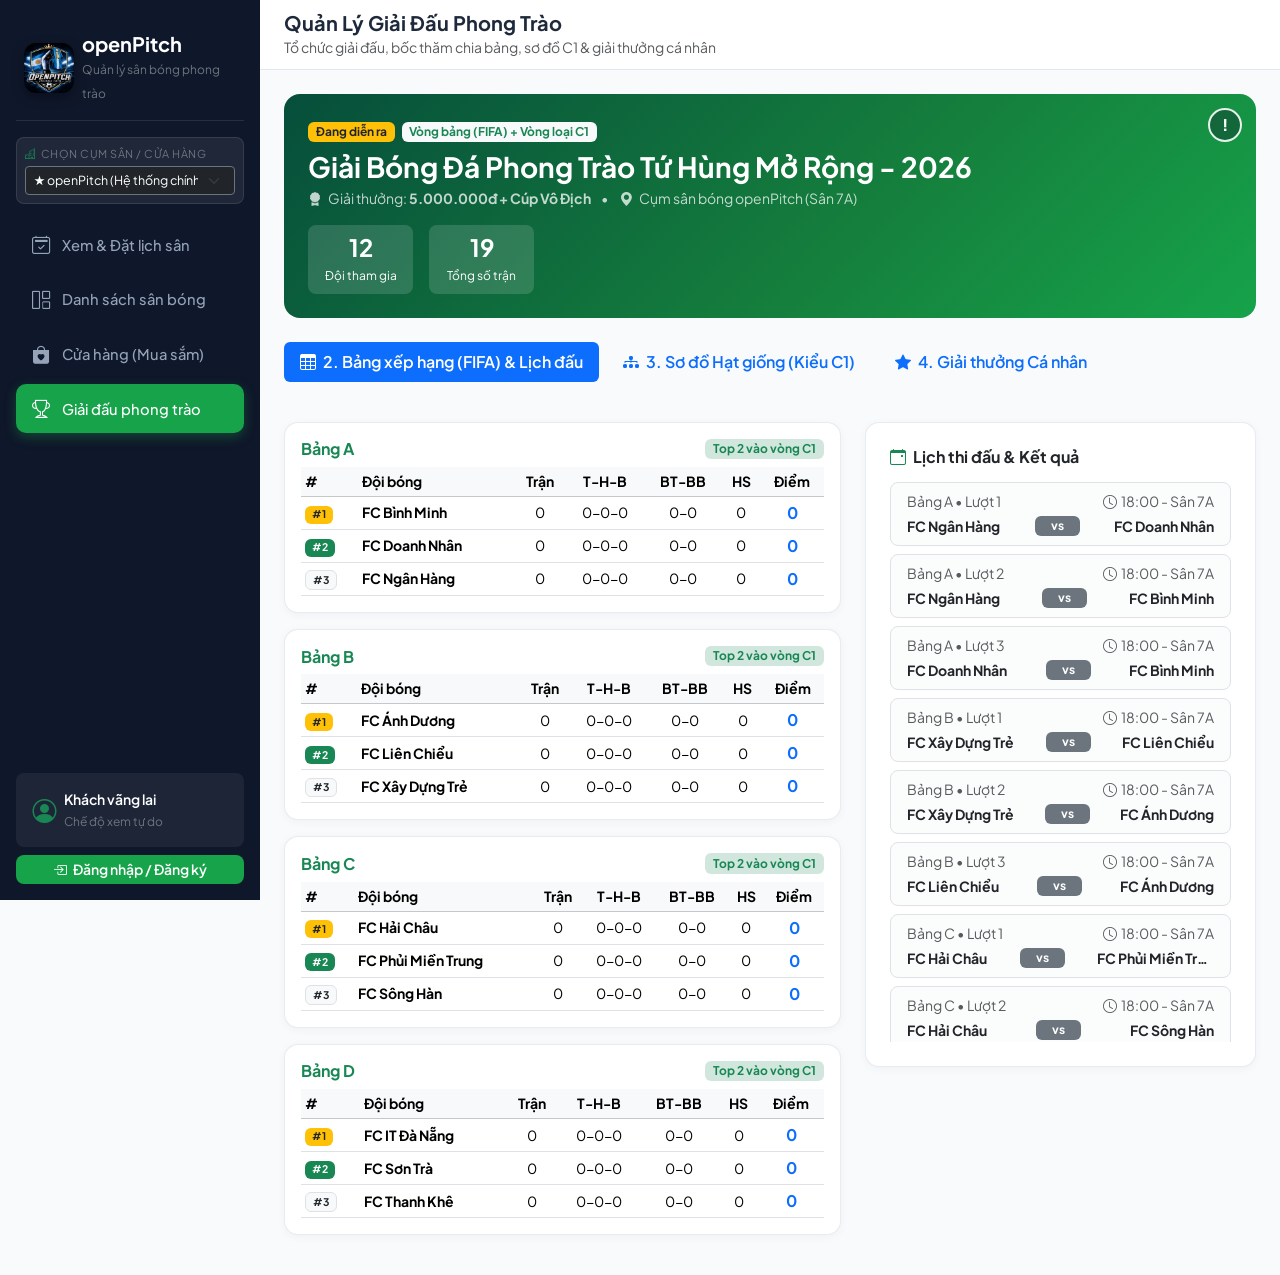
<file: tournaments.html>
<!DOCTYPE html>
<html lang="vi">
<head>
    <meta charset="UTF-8">
    <meta name="viewport" content="width=device-width, initial-scale=1.0">
    <title>Quản Lý Giải Đấu - openPitch</title>
    <link href="https://cdn.jsdelivr.net/npm/bootstrap@5.3.2/dist/css/bootstrap.min.css" rel="stylesheet">
    <link rel="stylesheet" href="https://cdn.jsdelivr.net/npm/bootstrap-icons@1.11.1/font/bootstrap-icons.css">
    <link rel="stylesheet" href="assets/css/style.css">
    <style>
        .hero-tournament {
            background: linear-gradient(135deg, #064E3B 0%, #15803D 60%, #16A34A 100%);
            border-radius: 16px;
            color: #fff;
            position: relative;
        }
        /* ===== NÚT CHẤM THAN (!) THỂ LỆ KIỂU GAME ===== */
        .btn-rules-game {
            position: absolute;
            top: 14px;
            right: 14px;
            width: 34px;
            height: 34px;
            border-radius: 50%;
            border: 2px solid rgba(255, 255, 255, 0.9);
            background: rgba(15, 23, 42, 0.35);
            color: #fff;
            font-weight: 800;
            font-size: 1rem;
            line-height: 1;
            display: inline-flex;
            align-items: center;
            justify-content: center;
            cursor: pointer;
            transition: all 0.2s ease;
            z-index: 5;
        }
        .btn-rules-game:hover {
            background: #FACC15;
            border-color: #FEF08A;
            color: #0F172A;
            transform: scale(1.12);
            box-shadow: 0 0 14px rgba(250, 204, 21, 0.75);
        }
        /* ===== SƠ ĐỒ HẠT GIỐNG KIỂU CHAMPIONS LEAGUE (C1) ===== */
        .ucl-arena {
            background: radial-gradient(circle at 50% 45%, #102A71 0%, #071540 55%, #040B24 100%);
            border-radius: 18px;
            padding: 28px 20px;
            color: #fff;
            overflow-x: auto;
            position: relative;
            border: 1px solid rgba(56, 189, 248, 0.25);
        }
        .ucl-header-title {
            letter-spacing: 2px;
            text-transform: uppercase;
            font-weight: 800;
            background: linear-gradient(90deg, #E0F2FE, #38BDF8, #FDE047);
            -webkit-background-clip: text;
            -webkit-text-fill-color: transparent;
        }
        .ucl-bracket-wrapper {
            display: flex;
            align-items: stretch;
            justify-content: center;
            gap: 18px;
            min-width: 980px;
            padding: 12px 4px;
        }
        .ucl-side {
            display: flex;
            gap: 18px;
            flex: 1;
        }
        .ucl-side.right-side {
            flex-direction: row-reverse;
        }
        .ucl-round-col {
            display: flex;
            flex-direction: column;
            justify-content: space-around;
            flex: 1;
            min-width: 175px;
            gap: 12px;
        }
        .ucl-round-label {
            text-align: center;
            font-size: 0.72rem;
            font-weight: 700;
            letter-spacing: 1px;
            text-transform: uppercase;
            color: #7DD3FC;
            margin-bottom: 6px;
        }
        .ucl-match-box {
            background: rgba(15, 23, 42, 0.78);
            border: 1px solid rgba(56, 189, 248, 0.35);
            border-radius: 10px;
            overflow: hidden;
            cursor: pointer;
            transition: all 0.18s ease;
            box-shadow: 0 4px 14px rgba(0, 0, 0, 0.35);
        }
        .ucl-match-box:hover {
            border-color: #38BDF8;
            transform: translateY(-2px);
            box-shadow: 0 0 16px rgba(56, 189, 248, 0.45);
        }
        .ucl-match-box.is-bye {
            border-color: rgba(250, 204, 21, 0.5);
            background: rgba(30, 41, 59, 0.75);
        }
        .ucl-team-row {
            display: flex;
            justify-content: space-between;
            align-items: center;
            padding: 7px 10px;
            font-size: 0.8rem;
            border-bottom: 1px solid rgba(255, 255, 255, 0.08);
        }
        .ucl-team-row:last-child {
            border-bottom: none;
        }
        .ucl-team-row.winner {
            background: rgba(14, 165, 233, 0.25);
            font-weight: 700;
            color: #F8FAFC;
        }
        .ucl-team-name {
            white-space: nowrap;
            overflow: hidden;
            text-overflow: ellipsis;
            max-width: 125px;
        }
        .ucl-score {
            background: rgba(255, 255, 255, 0.12);
            padding: 1px 7px;
            border-radius: 5px;
            font-weight: 700;
            font-size: 0.78rem;
            min-width: 24px;
            text-align: center;
        }
        .ucl-team-row.winner .ucl-score {
            background: #0EA5E9;
            color: #fff;
        }
        .ucl-center-stage {
            display: flex;
            flex-direction: column;
            align-items: center;
            justify-content: center;
            min-width: 215px;
            padding: 10px;
        }
        .ucl-trophy-glow {
            width: 82px;
            height: 82px;
            border-radius: 50%;
            background: radial-gradient(circle, rgba(250,204,21,0.35) 0%, rgba(14,165,233,0.12) 65%, transparent 100%);
            display: flex;
            align-items: center;
            justify-content: center;
            margin-bottom: 10px;
            border: 2px solid rgba(250, 204, 21, 0.55);
        }
        .ucl-final-box {
            width: 100%;
            border: 2px solid #FACC15 !important;
            box-shadow: 0 0 22px rgba(250, 204, 21, 0.35);
        }
        .award-podium {
            border-radius: 14px;
            border: 1px solid #E2E8F0;
            transition: transform 0.15s ease;
        }
        .award-podium:hover {
            transform: translateY(-2px);
        }
        .qualify-row {
            background-color: rgba(22, 163, 74, 0.08) !important;
        }
    </style>
</head>
<body>

    <!-- SIDEBAR -->
    <aside class="sidebar d-flex flex-column p-3">
        <a href="index.html" class="d-flex align-items-center gap-2 text-white text-decoration-none px-2 py-3 mb-3 border-bottom border-secondary border-opacity-25">
            <div class="bg-success rounded-3 p-2 d-flex align-items-center justify-content-center">
                <i class="bi bi-dribbble fs-4 text-white"></i>
            </div>
            <div>
                <h5 class="mb-0 fw-bold">openPitch</h5>
                <small class="text-secondary" style="font-size: 0.75rem;">Quản lý sân bóng phong trào</small>
            </div>
        </a>

        <ul class="nav nav-pills flex-column mb-auto">
            <li class="nav-item"><a href="index.html" class="nav-link"><i class="bi bi-bar-chart-line-fill"></i> Quản lý doanh thu</a></li>
            <li class="nav-item"><a href="bookings.html" class="nav-link"><i class="bi bi-calendar2-week"></i> Quản lý lịch đặt sân</a></li>
            <li class="nav-item"><a href="pitches.html" class="nav-link"><i class="bi bi-grid-1x2"></i> Quản lý sân bóng</a></li>
            <li class="nav-item"><a href="pos-products.html" class="nav-link"><i class="bi bi-cup-straw"></i> Quản lý hàng hóa (POS)</a></li>
            <li class="nav-item">
                <a href="inventory.html" class="nav-link d-flex justify-content-between align-items-center">
                    <span><i class="bi bi-box-seam me-2"></i> Quản lý kho hàng</span>
                    <span class="badge bg-danger rounded-pill" id="sidebarAlertCount">0</span>
                </a>
            </li>
            <li class="nav-item"><a href="tournaments.html" class="nav-link active"><i class="bi bi-trophy"></i> Quản lý giải đấu</a></li>
        </ul>

        <div class="p-3 rounded-3 mt-auto mb-2" style="background: rgba(255,255,255,0.06);">
            <div class="d-flex align-items-center gap-2 text-white">
                <i class="bi bi-person-circle fs-4 text-success"></i>
                <div class="small text-truncate">
                    <div class="fw-semibold text-truncate" id="sidebarUserName">Chủ sân Quốc Huy</div>
                    <span class="text-secondary" style="font-size: 0.75rem;" id="sidebarUserRole">Chủ sân</span>
                </div>
            </div>
        </div>
        <button type="button" onclick="logoutSystem()" class="btn btn-outline-danger btn-sm w-100">
            <i class="bi bi-box-arrow-right me-1"></i> Đăng xuất
        </button>
    </aside>

    <!-- MAIN CONTENT -->
    <div class="main-content">
        <header class="topbar d-flex flex-wrap align-items-center justify-content-between gap-2 px-4 sticky-top">
            <div>
                <h5 class="mb-0 fw-bold">Quản Lý Giải Đấu Phong Trào</h5>
                <small class="text-muted">Tổ chức giải đấu, bốc thăm chia bảng, sơ đồ C1 &amp; giải thưởng cá nhân</small>
            </div>
            <div class="d-flex gap-2" id="tourAdminHeaderBtns">
                <button class="btn btn-outline-success btn-sm px-3" data-bs-toggle="modal" data-bs-target="#addTeamModal">
                    <i class="bi bi-people-fill me-1"></i> + Thêm đội tham gia
                </button>
                <button class="btn btn-pitch btn-sm px-3" onclick="openConfigModal()">
                    <i class="bi bi-trophy-fill me-1"></i> Tạo / Cấu hình giải đấu
                </button>
            </div>
        </header>

        <main class="p-4">
            <!-- BANNER TỔNG QUAN GIẢI ĐẤU + NÚT (!) THỂ LỆ -->
            <div class="hero-tournament p-4 mb-4 d-flex flex-wrap justify-content-between align-items-center gap-3">
                <button type="button" class="btn-rules-game" onclick="openRulesModal()" title="Xem thể lệ giải đấu">
                    !
                </button>

                <div>
                    <span class="badge bg-warning text-dark mb-2" id="tourStatusBadge">Đang diễn ra</span>
                    <span class="badge bg-light text-success mb-2 ms-1" id="tourFormatBadge">Xoay vòng</span>
                    <h3 class="fw-bold mb-1" id="tourNameDisplay">Giải Bóng Đá Phong Trào</h3>
                    <div class="small opacity-75">
                        <i class="bi bi-award-fill me-1"></i> Giải thưởng: <strong id="tourPrizeDisplay"></strong>
                        <span class="mx-2">•</span>
                        <i class="bi bi-geo-alt-fill me-1"></i> <span id="tourLocationDisplay"></span>
                    </div>
                </div>
                <div class="d-flex gap-3 text-center me-5">
                    <div class="px-3 py-2 rounded-3" style="background: rgba(255,255,255,0.14); min-width: 105px;">
                        <h4 class="fw-bold mb-0" id="statTeamCount">0</h4>
                        <small style="font-size: 0.75rem;">Đội tham gia</small>
                    </div>
                    <div class="px-3 py-2 rounded-3" style="background: rgba(255,255,255,0.14); min-width: 105px;">
                        <h4 class="fw-bold mb-0" id="statMatchCount">0</h4>
                        <small style="font-size: 0.75rem;">Tổng số trận</small>
                    </div>
                </div>
            </div>

            <!-- THANH TAB CHUYỂN CHẾ ĐỘ -->
            <ul class="nav nav-pills mb-4 gap-2" id="tourTabs" role="tablist">
                <li class="nav-item" id="tourTabSetupNav">
                    <button class="nav-link active fw-semibold" data-bs-toggle="pill" data-bs-target="#tab-setup">
                        <i class="bi bi-shuffle me-1"></i> 1. Đội bóng &amp; Bốc thăm chia bảng
                    </button>
                </li>
                <li class="nav-item">
                    <button class="nav-link fw-semibold" data-bs-toggle="pill" data-bs-target="#tab-groups">
                        <i class="bi bi-table me-1"></i> 2. Bảng xếp hạng (FIFA) &amp; Lịch đấu
                    </button>
                </li>
                <li class="nav-item">
                    <button class="nav-link fw-semibold" data-bs-toggle="pill" data-bs-target="#tab-bracket">
                        <i class="bi bi-diagram-3-fill me-1"></i> 3. Sơ đồ Hạt giống (Kiểu C1)
                    </button>
                </li>
                <li class="nav-item">
                    <button class="nav-link fw-semibold" data-bs-toggle="pill" data-bs-target="#tab-awards">
                        <i class="bi bi-star-fill me-1"></i> 4. Giải thưởng Cá nhân
                    </button>
                </li>
            </ul>

            <div class="tab-content">
                <!-- ================= TAB 1: ĐỘI BÓNG & BỐC THĂM ================= -->
                <div class="tab-pane fade show active" id="tab-setup">
                    <div class="row g-4">
                        <div class="col-lg-5">
                            <div class="card card-custom p-4 h-100">
                                <h6 class="fw-bold mb-3"><i class="bi bi-sliders text-success me-1"></i> Thiết lập thể thức &amp; Bốc thăm</h6>

                                <div class="mb-3">
                                    <label class="form-label small fw-semibold">Thể thức thi đấu</label>
                                    <select id="formatSelect" class="form-select" onchange="onFormatChange()">
                                        <option value="round_robin">Đá xoay vòng</option>
                                        <option value="group_knockout">Chia vòng bảng + Vòng loại C1</option>
                                        <option value="knockout">Đá loại trực tiếp (Sơ đồ C1)</option>
                                    </select>
                                </div>

                                <div class="mb-3" id="groupCountWrapper">
                                    <label class="form-label small fw-semibold">Số bảng đấu</label>
                                    <select id="groupCountSelect" class="form-select">
                                        <option value="2">2 Bảng (Bảng A, B)</option>
                                        <option value="3">3 Bảng (Bảng A, B, C)</option>
                                        <option value="4">4 Bảng (Bảng A, B, C, D)</option>
                                    </select>
                                </div>

                                <div class="mb-3">
                                    <label class="form-label small fw-semibold">Cách chia bảng / xếp cặp</label>
                                    <div class="d-flex gap-2">
                                        <button class="btn btn-pitch w-50 btn-sm py-2" onclick="runDraw('random')">
                                            <i class="bi bi-dice-5-fill me-1"></i> Bốc thăm ngẫu nhiên
                                        </button>
                                        <button class="btn btn-outline-primary w-50 btn-sm py-2" onclick="runDraw('manual')">
                                            <i class="bi bi-hand-index-thumb me-1"></i> Tạo lịch theo bảng đã chọn
                                        </button>
                                    </div>
                                </div>

                                <hr>
                                <div class="small fw-semibold mb-2">Tạo nhanh bộ đội mẫu:</div>
                                <div class="d-flex flex-wrap gap-2">
                                    <button class="btn btn-outline-secondary btn-sm" onclick="quickGenerateTeams(4)">4 đội</button>
                                    <button class="btn btn-outline-secondary btn-sm" onclick="quickGenerateTeams(5)">5 đội (Lẻ)</button>
                                    <button class="btn btn-outline-secondary btn-sm" onclick="quickGenerateTeams(7)">7 đội</button>
                                    <button class="btn btn-outline-secondary btn-sm" onclick="quickGenerateTeams(8)">8 đội</button>
                                    <button class="btn btn-outline-secondary btn-sm" onclick="quickGenerateTeams(12)">12 đội</button>
                                </div>
                            </div>
                        </div>

                        <div class="col-lg-7">
                            <div class="card card-custom p-4 h-100">
                                <div class="d-flex justify-content-between align-items-center mb-3">
                                    <h6 class="fw-bold mb-0">Danh sách Đội đăng ký (<span id="teamListCount">0</span> đội)</h6>
                                    <button class="btn btn-sm btn-outline-success" data-bs-toggle="modal" data-bs-target="#addTeamModal">+ Thêm đội</button>
                                </div>
                                <div class="table-responsive">
                                    <table class="table table-hover align-middle small mb-0">
                                        <thead class="table-light">
                                            <tr>
                                                <th>#</th>
                                                <th>Tên đội bóng</th>
                                                <th>Đội trưởng / SĐT</th>
                                                <th style="width: 115px;">Bảng</th>
                                                <th class="text-end">Xóa</th>
                                            </tr>
                                        </thead>
                                        <tbody id="teamSetupBody"></tbody>
                                    </table>
                                </div>
                            </div>
                        </div>
                    </div>
                </div>

                <!-- ================= TAB 2: VÒNG BẢNG / XOAY VÒNG (FIFA) ================= -->
                <div class="tab-pane fade" id="tab-groups">
                    <div class="d-flex justify-content-end mb-3">
                        <button class="btn btn-primary btn-sm px-3" id="btnAdvanceToC1" onclick="advanceGroupWinnersToBracket()">
                            <i class="bi bi-diagram-3-fill me-1"></i> Đẩy các đội đi tiếp vào Sơ đồ C1
                        </button>
                    </div>

                    <div class="row g-4">
                        <div class="col-lg-7" id="groupTablesContainer"></div>
                        <div class="col-lg-5">
                            <div class="card card-custom p-4">
                                <div class="d-flex justify-content-between align-items-center mb-3">
                                    <h6 class="fw-bold mb-0"><i class="bi bi-calendar-event me-1 text-success"></i> Lịch thi đấu &amp; Kết quả</h6>
                                </div>
                                <div id="groupMatchesContainer" style="max-height: 560px; overflow-y: auto;"></div>
                            </div>
                        </div>
                    </div>
                </div>

                <!-- ================= TAB 3: SƠ ĐỒ HẠT GIỐNG KIỂU C1 ================= -->
                <div class="tab-pane fade" id="tab-bracket">
                    <div class="ucl-arena">
                        <div class="d-flex flex-wrap justify-content-between align-items-center mb-3 px-2">
                            <div class="ucl-header-title fs-5" id="uclBannerTitle">ROAD TO FINAL • OPENPITCH CUP</div>
                            <button class="btn btn-outline-info btn-sm" id="btnRedrawC1" onclick="generateKnockoutFromAllTeams(true)">
                                <i class="bi bi-shuffle me-1"></i> Bốc thăm lại nhánh C1
                            </button>
                        </div>

                        <div id="uclBracketContainer"></div>
                    </div>
                </div>

                <!-- ================= TAB 4: GIẢI THƯỞNG CÁ NHÂN ================= -->
                <div class="tab-pane fade" id="tab-awards">
                    <div class="row g-3 mb-4">
                        <div class="col-md-4">
                            <div class="card award-podium p-3 bg-warning bg-opacity-10 border-warning">
                                <div class="d-flex align-items-center gap-3">
                                    <div class="fs-1 text-warning"><i class="bi bi-trophy-fill"></i></div>
                                    <div>
                                        <div class="small text-uppercase fw-bold text-warning-emphasis">Vua phá lưới</div>
                                        <h5 class="fw-bold mb-0" id="topScorerWinner">Chưa có dữ liệu</h5>
                                        <small class="text-muted" id="topScorerDetail"></small>
                                    </div>
                                </div>
                            </div>
                        </div>
                        <div class="col-md-4">
                            <div class="card award-podium p-3 bg-info bg-opacity-10 border-info">
                                <div class="d-flex align-items-center gap-3">
                                    <div class="fs-1 text-info"><i class="bi bi-lightning-charge-fill"></i></div>
                                    <div>
                                        <div class="small text-uppercase fw-bold text-info-emphasis">Vua kiến tạo</div>
                                        <h5 class="fw-bold mb-0" id="topAssistWinner">Chưa có dữ liệu</h5>
                                        <small class="text-muted" id="topAssistDetail"></small>
                                    </div>
                                </div>
                            </div>
                        </div>
                        <div class="col-md-4">
                            <div class="card award-podium p-3 bg-success bg-opacity-10 border-success">
                                <div class="d-flex align-items-center gap-3">
                                    <div class="fs-1 text-success"><i class="bi bi-shield-fill-check"></i></div>
                                    <div>
                                        <div class="small text-uppercase fw-bold text-success">Thủ môn xuất sắc nhất</div>
                                        <h5 class="fw-bold mb-0" id="bestGkWinner">Chưa có dữ liệu</h5>
                                        <small class="text-muted" id="bestGkDetail"></small>
                                    </div>
                                </div>
                            </div>
                        </div>
                    </div>

                    <div class="row g-4">
                        <div class="col-lg-4">
                            <div class="card card-custom p-3 h-100">
                                <h6 class="fw-bold text-warning-emphasis mb-3"><i class="bi bi-bullseye me-1"></i> Ghi bàn nhiều nhất</h6>
                                <form class="row g-2 mb-3 tour-admin-only" onsubmit="addAwardEntry(event, 'scorers')">
                                    <div class="col-6"><input type="text" id="scorerName" class="form-control form-control-sm" placeholder="Tên cầu thủ" required></div>
                                    <div class="col-6"><select id="scorerTeam" class="form-select form-select-sm team-dropdown"></select></div>
                                    <div class="col-7"><input type="number" id="scorerVal" class="form-control form-control-sm" placeholder="Số bàn thắng" min="1" value="1" required></div>
                                    <div class="col-5"><button class="btn btn-warning btn-sm w-100 fw-semibold">+ Thêm</button></div>
                                </form>
                                <div id="scorersList"></div>
                            </div>
                        </div>

                        <div class="col-lg-4">
                            <div class="card card-custom p-3 h-100">
                                <h6 class="fw-bold text-info-emphasis mb-3"><i class="bi bi-send-fill me-1"></i> Kiến tạo nhiều nhất</h6>
                                <form class="row g-2 mb-3 tour-admin-only" onsubmit="addAwardEntry(event, 'assists')">
                                    <div class="col-6"><input type="text" id="assistName" class="form-control form-control-sm" placeholder="Tên cầu thủ" required></div>
                                    <div class="col-6"><select id="assistTeam" class="form-select form-select-sm team-dropdown"></select></div>
                                    <div class="col-7"><input type="number" id="assistVal" class="form-control form-control-sm" placeholder="Số kiến tạo" min="1" value="1" required></div>
                                    <div class="col-5"><button class="btn btn-info text-white btn-sm w-100 fw-semibold">+ Thêm</button></div>
                                </form>
                                <div id="assistsList"></div>
                            </div>
                        </div>

                        <div class="col-lg-4">
                            <div class="card card-custom p-3 h-100">
                                <h6 class="fw-bold text-success mb-3"><i class="bi bi-hand-index-fill me-1"></i> Thủ môn xuất sắc nhất</h6>
                                <form class="row g-2 mb-3 tour-admin-only" onsubmit="addAwardEntry(event, 'goalkeepers')">
                                    <div class="col-6"><input type="text" id="gkName" class="form-control form-control-sm" placeholder="Tên thủ môn" required></div>
                                    <div class="col-6"><select id="gkTeam" class="form-select form-select-sm team-dropdown"></select></div>
                                    <div class="col-4"><input type="number" id="gkClean" class="form-control form-control-sm" placeholder="Sạch lưới" min="0" value="1" title="Số trận giữ sạch lưới" required></div>
                                    <div class="col-4"><input type="number" id="gkConceded" class="form-control form-control-sm" placeholder="Thủng lưới" min="0" value="0" title="Số bàn thua" required></div>
                                    <div class="col-4"><button class="btn btn-success btn-sm w-100 fw-semibold">+ Thêm</button></div>
                                </form>
                                <div id="goalkeepersList"></div>
                            </div>
                        </div>
                    </div>
                </div>
            </div>
        </main>
    </div>

    <!-- MODAL BẢNG THỂ LỆ GIẢI ĐẤU (MỞ KHI BẤM NÚT !) -->
    <div class="modal fade" id="rulesModal" tabindex="-1">
        <div class="modal-dialog modal-dialog-centered modal-lg">
            <div class="modal-content border-0 shadow-lg overflow-hidden">
                <div class="modal-header text-white" style="background: linear-gradient(135deg, #064E3B, #0F172A);">
                    <div>
                        <h5 class="modal-title fw-bold mb-0">
                            <i class="bi bi-journal-bookmark-fill text-warning me-2"></i>BẢNG THỂ LỆ GIẢI ĐẤU
                        </h5>
                        <small class="text-light opacity-75" id="rulesModalTourName"></small>
                    </div>
                    <button type="button" class="btn-close btn-close-white" data-bs-dismiss="modal"></button>
                </div>
                <div class="modal-body p-4 small">
                    <div class="row g-3 mb-3">
                        <div class="col-md-6">
                            <div class="p-3 bg-light rounded-3 h-100 border">
                                <h6 class="fw-bold text-success mb-2"><i class="bi bi-diagram-2-fill me-1"></i> 1. Thể thức thi đấu</h6>
                                <ul class="mb-0 ps-3 text-secondary">
                                    <li class="mb-1"><strong>Đá xoay vòng (≤ 6 đội):</strong> Mỗi đội gặp tất cả các đội còn lại đúng 1 lần theo công thức <code>N × (N - 1) / 2</code> trận.</li>
                                    <li class="mb-1"><strong>Vòng bảng + Loại trực tiếp (≥ 7 đội):</strong> Chia bảng tự động (2–4 bảng), chọn các đội đứng đầu vào Sơ đồ C1.</li>
                                    <li><strong>Loại trực tiếp:</strong> Thi đấu knock-out ngay từ vòng đầu theo sơ đồ nhánh đối xứng C1.</li>
                                </ul>
                            </div>
                        </div>

                        <div class="col-md-6">
                            <div class="p-3 bg-light rounded-3 h-100 border">
                                <h6 class="fw-bold text-primary mb-2"><i class="bi bi-dice-5-fill me-1"></i> 2. Quy tắc chia bảng &amp; Vé may mắn (BYE)</h6>
                                <ul class="mb-0 ps-3 text-secondary">
                                    <li class="mb-1">Áp dụng <strong>Bốc thăm ngẫu nhiên</strong> hoặc <strong>Chia bảng hạt giống</strong> tùy theo điều lệ giải.</li>
                                    <li class="mb-1">Số đội chẵn (4, 8, 16) sẽ được phân bổ đều vào các bảng và hai nhánh đấu.</li>
                                    <li>Trường hợp số đội lẻ (5, 7, 9...), ban tổ chức bốc thăm chọn đội may mắn nhận vé <strong>BYE</strong> vào thẳng vòng trong.</li>
                                </ul>
                            </div>
                        </div>

                        <div class="col-md-6">
                            <div class="p-3 bg-light rounded-3 h-100 border">
                                <h6 class="fw-bold text-dark mb-2"><i class="bi bi-shield-check text-success me-1"></i> 3. Cách tính điểm &amp; Xếp hạng (FIFA)</h6>
                                <ul class="mb-0 ps-3 text-secondary">
                                    <li class="mb-1"><strong>Thắng:</strong> 3 điểm &nbsp;•&nbsp; <strong>Hòa:</strong> 1 điểm &nbsp;•&nbsp; <strong>Thua:</strong> 0 điểm.</li>
                                    <li><strong>Thứ tự xét đi tiếp:</strong> Tổng điểm &rarr; Hiệu số bàn thắng bại (HS) &rarr; Tổng số bàn thắng (BT) &rarr; Kết quả đối đầu trực tiếp.</li>
                                </ul>
                            </div>
                        </div>

                        <div class="col-md-6">
                            <div class="p-3 bg-light rounded-3 h-100 border">
                                <h6 class="fw-bold text-warning-emphasis mb-2"><i class="bi bi-trophy-fill text-warning me-1"></i> 4. Vòng loại trực tiếp &amp; Giải thưởng</h6>
                                <ul class="mb-0 ps-3 text-secondary">
                                    <li class="mb-1">Các trận knock-out hòa trong thời gian thi đấu chính thức sẽ đá <strong>luân lưu</strong> phân thắng bại ngay.</li>
                                    <li class="mb-1"><strong>Giải tập thể:</strong> <span id="rulesModalPrize"></span>.</li>
                                    <li><strong>Giải cá nhân:</strong> Vua phá lưới, Vua kiến tạo và Thủ môn xuất sắc nhất.</li>
                                </ul>
                            </div>
                        </div>
                    </div>

                    <!-- QUY ĐỊNH RIÊNG CỦA GIẢI (CHỦ SÂN TỰ CHỈNH ĐƯỢC) -->
                    <div class="p-3 rounded-3 border bg-white">
                        <div class="d-flex justify-content-between align-items-center mb-2">
                            <h6 class="fw-bold mb-0"><i class="bi bi-file-earmark-text text-secondary me-1"></i> 5. Quy định bổ sung của Ban tổ chức</h6>
                            <button type="button" class="btn btn-outline-secondary btn-sm py-0 px-2" id="btnToggleEditRules" onclick="toggleEditCustomRules()">
                                <i class="bi bi-pencil me-1"></i>Chỉnh sửa
                            </button>
                        </div>
                        <div id="customRulesView" class="text-secondary" style="white-space: pre-line;"></div>
                        <div id="customRulesEditBox" class="d-none">
                            <textarea id="customRulesTextarea" class="form-control form-control-sm mb-2" rows="3"></textarea>
                            <div class="text-end">
                                <button type="button" class="btn btn-light btn-sm me-1" onclick="toggleEditCustomRules(false)">Hủy</button>
                                <button type="button" class="btn btn-pitch btn-sm" onclick="saveCustomRules()">Lưu quy định</button>
                            </div>
                        </div>
                    </div>
                </div>
                <div class="modal-footer bg-light py-2">
                    <button type="button" class="btn btn-pitch btn-sm px-4" data-bs-dismiss="modal">Đóng bảng thể lệ</button>
                </div>
            </div>
        </div>
    </div>

    <!-- MODAL THÊM ĐỘI BÓNG -->
    <div class="modal fade" id="addTeamModal" tabindex="-1">
        <div class="modal-dialog">
            <form class="modal-content" onsubmit="addTeam(event)">
                <div class="modal-header">
                    <h5 class="modal-title fw-bold">Thêm đội bóng tham gia giải</h5>
                    <button type="button" class="btn-close" data-bs-dismiss="modal"></button>
                </div>
                <div class="modal-body">
                    <div class="mb-3">
                        <label class="form-label small fw-semibold">Tên đội bóng</label>
                        <input type="text" id="newTeamName" class="form-control" placeholder="VD: FC Ánh Dương" required>
                    </div>
                    <div class="row g-2">
                        <div class="col-6">
                            <label class="form-label small fw-semibold">Đội trưởng</label>
                            <input type="text" id="newTeamCaptain" class="form-control" placeholder="VD: Anh Minh" required>
                        </div>
                        <div class="col-6">
                            <label class="form-label small fw-semibold">Số điện thoại</label>
                            <input type="text" id="newTeamPhone" class="form-control" placeholder="0905xxxxxx" required>
                        </div>
                    </div>
                </div>
                <div class="modal-footer">
                    <button type="button" class="btn btn-light" data-bs-dismiss="modal">Hủy</button>
                    <button type="submit" class="btn btn-pitch">Thêm vào giải</button>
                </div>
            </form>
        </div>
    </div>

    <!-- MODAL CẤU HÌNH GIẢI ĐẤU -->
    <div class="modal fade" id="configModal" tabindex="-1">
        <div class="modal-dialog">
            <form class="modal-content" onsubmit="saveTournamentConfig(event)">
                <div class="modal-header">
                    <h5 class="modal-title fw-bold">Tạo / Cấu hình Giải đấu</h5>
                    <button type="button" class="btn-close" data-bs-dismiss="modal"></button>
                </div>
                <div class="modal-body">
                    <div class="mb-3">
                        <label class="form-label small fw-semibold">Tên giải đấu</label>
                        <input type="text" id="cfgTourName" class="form-control" required>
                    </div>
                    <div class="mb-3">
                        <label class="form-label small fw-semibold">Cơ cấu giải thưởng</label>
                        <input type="text" id="cfgTourPrize" class="form-control" required>
                    </div>
                    <div class="row g-2">
                        <div class="col-7">
                            <label class="form-label small fw-semibold">Địa điểm tổ chức</label>
                            <input type="text" id="cfgTourLocation" class="form-control" required>
                        </div>
                        <div class="col-5">
                            <label class="form-label small fw-semibold">Trạng thái</label>
                            <select id="cfgTourStatus" class="form-select">
                                <option value="Đang đăng ký">Đang đăng ký</option>
                                <option value="Đang diễn ra">Đang diễn ra</option>
                                <option value="Đã kết thúc">Đã kết thúc</option>
                            </select>
                        </div>
                    </div>
                </div>
                <div class="modal-footer">
                    <button type="button" class="btn btn-light" data-bs-dismiss="modal">Hủy</button>
                    <button type="submit" class="btn btn-pitch">Lưu cấu hình</button>
                </div>
            </form>
        </div>
    </div>

    <!-- MODAL CẬP NHẬT TỶ SỐ -->
    <div class="modal fade" id="scoreModal" tabindex="-1">
        <div class="modal-dialog modal-sm modal-dialog-centered">
            <form class="modal-content" onsubmit="saveMatchScore(event)">
                <div class="modal-header">
                    <h6 class="modal-title fw-bold" id="scoreModalTitle">Cập nhật tỷ số</h6>
                    <button type="button" class="btn-close" data-bs-dismiss="modal"></button>
                </div>
                <div class="modal-body">
                    <input type="hidden" id="scoreMatchType">
                    <input type="hidden" id="scoreMatchId">
                    <input type="hidden" id="scoreRoundIdx">
                    <input type="hidden" id="scoreMatchIdx">

                    <div class="row g-2 align-items-center text-center mb-3">
                        <div class="col-5">
                            <div class="fw-bold small mb-1 text-truncate" id="scoreTeamAName">Đội A</div>
                            <input type="number" id="scoreInputA" class="form-control text-center fw-bold fs-5" min="0" required>
                        </div>
                        <div class="col-2 fw-bold text-muted">-</div>
                        <div class="col-5">
                            <div class="fw-bold small mb-1 text-truncate" id="scoreTeamBName">Đội B</div>
                            <input type="number" id="scoreInputB" class="form-control text-center fw-bold fs-5" min="0" required>
                        </div>
                    </div>

                    <div id="penaltyBox" class="p-2 bg-light rounded-3 border d-none">
                        <div class="small fw-semibold text-center text-danger mb-2">Hòa ở vòng loại! Nhập tỷ số Luân lưu:</div>
                        <div class="row g-2 align-items-center text-center">
                            <div class="col-5"><input type="number" id="penInputA" class="form-control form-control-sm text-center" min="0" placeholder="Pen A"></div>
                            <div class="col-2 small text-muted">Pen</div>
                            <div class="col-5"><input type="number" id="penInputB" class="form-control form-control-sm text-center" min="0" placeholder="Pen B"></div>
                        </div>
                    </div>
                </div>
                <div class="modal-footer">
                    <button type="button" class="btn btn-light btn-sm" data-bs-dismiss="modal">Hủy</button>
                    <button type="submit" class="btn btn-pitch btn-sm">Lưu kết quả</button>
                </div>
            </form>
        </div>
    </div>

    <script src="https://cdn.jsdelivr.net/npm/bootstrap@5.3.2/dist/js/bootstrap.bundle.min.js"></script>
    <script src="assets/js/saved-data.js"></script>
    <script src="assets/js/data.js"></script>
    <script src="assets/js/app.js"></script>
    <script>
        const configModal = new bootstrap.Modal(document.getElementById('configModal'));
        const scoreModal = new bootstrap.Modal(document.getElementById('scoreModal'));
        const rulesModal = new bootstrap.Modal(document.getElementById('rulesModal'));

        const DEFAULT_CUSTOM_RULES =
            "• Thời gian thi đấu: 2 hiệp, mỗi hiệp 25 phút (nghỉ giữa hiệp 5 phút).\n" +
            "• Quy định thẻ phạt: 2 thẻ vàng nghỉ 1 trận kế tiếp; thẻ đỏ trực tiếp nghỉ 1 trận.\n" +
            "• Các đội có mặt trước giờ bóng lăn tối thiểu 15 phút để điểm danh.";

        function ensureTournamentSchema(db) {
            const t = db.tournaments || {};
            if (!t.location) t.location = "Cụm sân bóng openPitch (Sân 7A)";
            if (!t.format) t.format = (t.teams && t.teams.length >= 7) ? "group_knockout" : "round_robin";
            if (!t.groupCount) t.groupCount = 2;
            if (!t.customRules) t.customRules = DEFAULT_CUSTOM_RULES;
            if (!t.teams) t.teams = [];
            t.teams.forEach((team, idx) => {
                if (!team.group) team.group = "A";
                if (!team.seed) team.seed = idx + 1;
            });

            if (!t.groupMatches) {
                t.groupMatches = generateRoundRobinMatches(t.teams, "Chung");
            }
            if (!t.bracket) {
                t.bracket = buildKnockoutBracket(t.teams.map(x => x.id));
            }
            if (!t.awards) {
                t.awards = {
                    scorers: [
                        { id: "SC1", player: "Nguyễn Minh Quang", team: t.teams[0]?.name || "FC IT Đà Nẵng", value: 5 },
                        { id: "SC2", player: "Trần Đức Huy", team: t.teams[1]?.name || "FC Bình Minh", value: 3 }
                    ],
                    assists: [
                        { id: "AS1", player: "Lê Hoàng Nam", team: t.teams[0]?.name || "FC IT Đà Nẵng", value: 4 }
                    ],
                    goalkeepers: [
                        { id: "GK1", player: "Phạm Văn Lâm", team: t.teams[0]?.name || "FC IT Đà Nẵng", cleanSheets: 2, conceded: 1 }
                    ]
                };
            }
            db.tournaments = t;
            savePitchData(db);
            return db;
        }

        // ==================== MỞ & SỬA BẢNG THỂ LỆ (!) ====================
        function openRulesModal() {
            const db = ensureTournamentSchema(getPitchData());
            const t = db.tournaments;
            document.getElementById('rulesModalTourName').innerText = `${t.name} • ${t.location}`;
            document.getElementById('rulesModalPrize').innerText = t.prize;
            document.getElementById('customRulesView').innerText = t.customRules || DEFAULT_CUSTOM_RULES;
            document.getElementById('customRulesTextarea').value = t.customRules || DEFAULT_CUSTOM_RULES;
            document.getElementById('btnToggleEditRules').classList.toggle('d-none', !canManage('tournaments'));
            toggleEditCustomRules(false);
            rulesModal.show();
        }

        function toggleEditCustomRules(forceState) {
            const editBox = document.getElementById('customRulesEditBox');
            const viewBox = document.getElementById('customRulesView');
            const isEditing = forceState !== undefined ? forceState : editBox.classList.contains('d-none');
            editBox.classList.toggle('d-none', !isEditing);
            viewBox.classList.toggle('d-none', isEditing);
        }

        function saveCustomRules() {
            const db = getPitchData();
            db.tournaments.customRules = document.getElementById('customRulesTextarea').value.trim() || DEFAULT_CUSTOM_RULES;
            savePitchData(db);
            document.getElementById('customRulesView').innerText = db.tournaments.customRules;
            toggleEditCustomRules(false);
        }

        function shuffleArray(arr) {
            const copy = [...arr];
            for (let i = copy.length - 1; i > 0; i--) {
                const j = Math.floor(Math.random() * (i + 1));
                [copy[i], copy[j]] = [copy[j], copy[i]];
            }
            return copy;
        }

        function generateRoundRobinMatches(teamList, groupLabel) {
            const matches = [];
            let count = 1;
            for (let i = 0; i < teamList.length; i++) {
                for (let j = i + 1; j < teamList.length; j++) {
                    matches.push({
                        id: `GM_${groupLabel}_${count}_${Date.now().toString().slice(-3)}`,
                        group: groupLabel,
                        round: `Lượt ${Math.ceil(count / Math.max(1, Math.floor(teamList.length / 2)))}`,
                        teamAId: teamList[i].id,
                        teamBId: teamList[j].id,
                        scoreA: null,
                        scoreB: null,
                        time: "18:00 - Sân 7A",
                        played: false
                    });
                    count++;
                }
            }
            return matches;
        }

        function buildKnockoutBracket(teamIds) {
            const n = teamIds.length;
            if (n < 2) return { rounds: [], championId: null };

            let size = 2;
            while (size < n) size *= 2;
            const byeCount = size - n;

            const slots = [];
            let tIdx = 0;
            for (let i = 0; i < size / 2; i++) {
                const teamA = teamIds[tIdx++] || null;
                let teamB = null;
                if (i < byeCount) {
                    teamB = "BYE";
                } else {
                    teamB = teamIds[tIdx++] || "BYE";
                }
                slots.push([teamA, teamB]);
            }

            const totalRounds = Math.log2(size);
            const rounds = [];

            const round1 = slots.map((pair, idx) => {
                const isBye = pair[1] === "BYE" || pair[0] === "BYE";
                const winnerId = pair[1] === "BYE" ? pair[0] : (pair[0] === "BYE" ? pair[1] : null);
                return {
                    id: `KO_R0_M${idx}`,
                    teamAId: pair[0],
                    teamBId: pair[1],
                    scoreA: null,
                    scoreB: null,
                    penA: null,
                    penB: null,
                    winnerId: isBye ? winnerId : null,
                    isBye: isBye
                };
            });
            rounds.push(round1);

            for (let r = 1; r < totalRounds; r++) {
                const matchCount = size / Math.pow(2, r + 1);
                const rMatches = [];
                for (let m = 0; m < matchCount; m++) {
                    rMatches.push({
                        id: `KO_R${r}_M${m}`,
                        teamAId: null,
                        teamBId: null,
                        scoreA: null,
                        scoreB: null,
                        penA: null,
                        penB: null,
                        winnerId: null,
                        isBye: false
                    });
                }
                rounds.push(rMatches);
            }

            const bracket = { rounds, championId: null };
            propagateBracketWinners(bracket);
            return bracket;
        }

        function propagateBracketWinners(bracket) {
            const rounds = bracket.rounds;
            for (let r = 0; r < rounds.length - 1; r++) {
                rounds[r].forEach((m, idx) => {
                    const nextIdx = Math.floor(idx / 2);
                    const isSlotA = idx % 2 === 0;
                    if (isSlotA) rounds[r + 1][nextIdx].teamAId = m.winnerId || null;
                    else rounds[r + 1][nextIdx].teamBId = m.winnerId || null;
                });
            }
            const finalRound = rounds[rounds.length - 1];
            bracket.championId = (finalRound && finalRound[0]) ? finalRound[0].winnerId : null;
        }

        function calculateFifaStandings(teams, matches) {
            const stats = teams.map(t => ({
                ...t, played: 0, won: 0, drawn: 0, lost: 0, gf: 0, ga: 0, gd: 0, points: 0
            }));

            matches.filter(m => m.played && m.scoreA !== null && m.scoreB !== null).forEach(m => {
                const a = stats.find(s => s.id === m.teamAId);
                const b = stats.find(s => s.id === m.teamBId);
                if (!a || !b) return;
                const sA = Number(m.scoreA);
                const sB = Number(m.scoreB);

                a.played++; b.played++;
                a.gf += sA; a.ga += sB;
                b.gf += sB; b.ga += sA;

                if (sA > sB) { a.won++; a.points += 3; b.lost++; }
                else if (sA < sB) { b.won++; b.points += 3; a.lost++; }
                else { a.drawn++; b.drawn++; a.points += 1; b.points += 1; }
            });

            stats.forEach(s => s.gd = s.gf - s.ga);

            stats.sort((a, b) => {
                if (b.points !== a.points) return b.points - a.points;
                if (b.gd !== a.gd) return b.gd - a.gd;
                if (b.gf !== a.gf) return b.gf - a.gf;

                const h2h = matches.find(m =>
                    m.played && ((m.teamAId === a.id && m.teamBId === b.id) || (m.teamAId === b.id && m.teamBId === a.id))
                );
                if (h2h) {
                    const aScore = h2h.teamAId === a.id ? h2h.scoreA : h2h.scoreB;
                    const bScore = h2h.teamAId === b.id ? h2h.scoreA : h2h.scoreB;
                    if (bScore !== aScore) return bScore - aScore;
                }
                return a.name.localeCompare(b.name);
            });

            return stats;
        }

        function getTeamName(db, id) {
            if (id === "BYE") return "BYE (Miễn đấu)";
            if (!id) return "Chờ xác định...";
            const t = db.tournaments.teams.find(x => x.id === id);
            return t ? t.name : "Đội bóng";
        }

        function renderAll() {
            const db = ensureTournamentSchema(getPitchData());
            const t = db.tournaments;

            syncSidebarAlertBadge();

            document.getElementById('tourNameDisplay').innerText = t.name;
            document.getElementById('tourPrizeDisplay').innerText = t.prize;
            document.getElementById('tourLocationDisplay').innerText = t.location;
            document.getElementById('tourStatusBadge').innerText = t.status;
            document.getElementById('uclBannerTitle').innerText = `ROAD TO FINAL • ${t.name.toUpperCase()}`;

            const formatLabels = {
                round_robin: "Đá xoay vòng",
                group_knockout: "Vòng bảng (FIFA) + Vòng loại C1",
                knockout: "Loại trực tiếp (Sơ đồ C1)"
            };
            document.getElementById('tourFormatBadge').innerText = formatLabels[t.format] || "Giải đấu";
            document.getElementById('statTeamCount').innerText = t.teams.length;

            const koMatchCount = (t.bracket?.rounds || []).reduce((acc, r) => acc + r.filter(m => !m.isBye).length, 0);
            document.getElementById('statMatchCount').innerText =
                t.format === 'knockout' ? koMatchCount : (t.groupMatches.length + (t.format === 'group_knockout' ? koMatchCount : 0));

            document.getElementById('formatSelect').value = t.format;
            document.getElementById('groupCountSelect').value = t.groupCount;
            updateFormatUI();
            renderTeamSetupList(t);
            renderGroupsAndMatches(db);
            renderUclBracket(db);
            renderAwards(t);
        }

        function updateFormatUI() {
            const fmt = document.getElementById('formatSelect').value;
            document.getElementById('groupCountWrapper').classList.toggle('d-none', fmt !== 'group_knockout');
        }

        function onFormatChange() {
            const db = getPitchData();
            db.tournaments.format = document.getElementById('formatSelect').value;
            savePitchData(db);
            updateFormatUI();
        }

        function renderTeamSetupList(t) {
            document.getElementById('teamListCount').innerText = t.teams.length;
            const tbody = document.getElementById('teamSetupBody');
            const groups = ["A", "B", "C", "D"];

            if (t.teams.length === 0) {
                tbody.innerHTML = `<tr><td colspan="5" class="text-center text-muted py-4">Chưa có đội bóng nào đăng ký</td></tr>`;
                return;
            }

            tbody.innerHTML = t.teams.map((team, idx) => `
                <tr>
                    <td class="fw-bold text-muted">${idx + 1}</td>
                    <td class="fw-bold">${team.name}</td>
                    <td>
                        <div>${team.captain}</div>
                        <small class="text-muted">${team.phone}</small>
                    </td>
                    <td>
                        <select class="form-select form-select-sm" onchange="changeTeamGroup('${team.id}', this.value)">
                            ${groups.map(g => `<option value="${g}" ${team.group === g ? 'selected' : ''}>Bảng ${g}</option>`).join('')}
                        </select>
                    </td>
                    <td class="text-end">
                        <button class="btn btn-outline-danger btn-sm py-0 px-2" onclick="deleteTeam('${team.id}')"><i class="bi bi-trash"></i></button>
                    </td>
                </tr>
            `).join('');
        }

        function changeTeamGroup(teamId, group) {
            const db = getPitchData();
            const team = db.tournaments.teams.find(x => x.id === teamId);
            if (team) {
                team.group = group;
                savePitchData(db);
            }
        }

        function runDraw(mode) {
            const db = getPitchData();
            const t = db.tournaments;
            if (t.teams.length < 2) {
                showToast("Cần ít nhất 2 đội bóng để bốc thăm tạo lịch!", "warning");
                return;
            }

            const fmt = document.getElementById('formatSelect').value;
            t.format = fmt;
            t.groupCount = Number(document.getElementById('groupCountSelect').value) || 2;

            let workingTeams = mode === 'random' ? shuffleArray(t.teams) : [...t.teams];

            if (fmt === 'round_robin') {
                workingTeams.forEach(x => x.group = "Chung");
                t.teams = workingTeams;
                t.groupMatches = generateRoundRobinMatches(workingTeams, "Chung");
                showToast(`Đã tạo lịch đá xoay vòng cho ${workingTeams.length} đội (${t.groupMatches.length} trận)!`, "success");
            } else if (fmt === 'group_knockout') {
                const groupLetters = ["A", "B", "C", "D"].slice(0, t.groupCount);
                if (mode === 'random') {
                    workingTeams.forEach((team, idx) => {
                        team.group = groupLetters[idx % groupLetters.length];
                    });
                    t.teams = workingTeams;
                }
                t.groupMatches = [];
                groupLetters.forEach(g => {
                    const gTeams = t.teams.filter(x => x.group === g);
                    t.groupMatches.push(...generateRoundRobinMatches(gTeams, g));
                });
                t.bracket = buildKnockoutBracket(workingTeams.slice(0, Math.min(workingTeams.length, groupLetters.length * 2)).map(x => x.id));
                showToast(`Đã chia ${t.teams.length} đội vào ${groupLetters.length} bảng (${t.groupMatches.length} trận)!`, "success");
            } else {
                t.teams = workingTeams;
                t.groupMatches = [];
                t.bracket = buildKnockoutBracket(workingTeams.map(x => x.id));
                showToast(`Đã bốc thăm Sơ đồ C1 cho ${workingTeams.length} đội!`, "success");
                document.querySelector('[data-bs-target="#tab-bracket"]').click();
            }

            savePitchData(db);
            renderAll();
            if (fmt !== 'knockout') {
                document.querySelector('[data-bs-target="#tab-groups"]').click();
            }
        }

        function generateKnockoutFromAllTeams(isRandom) {
            const db = getPitchData();
            const teams = isRandom ? shuffleArray(db.tournaments.teams) : db.tournaments.teams;
            if (teams.length < 2) return showToast("Cần ít nhất 2 đội!", "warning");
            db.tournaments.bracket = buildKnockoutBracket(teams.map(x => x.id));
            savePitchData(db);
            renderAll();
        }

        function renderGroupsAndMatches(db) {
            const t = db.tournaments;
            const tablesBox = document.getElementById('groupTablesContainer');
            const matchesBox = document.getElementById('groupMatchesContainer');
            const btnAdv = document.getElementById('btnAdvanceToC1');

            if (t.format === 'knockout') {
                tablesBox.innerHTML = `<div class="card card-custom p-5 text-center text-muted">Giải đang ở thể thức <strong>Loại trực tiếp</strong>. Chuyển sang Tab <strong>3. Sơ đồ Hạt giống (Kiểu C1)</strong> để theo dõi.</div>`;
                matchesBox.innerHTML = `<div class="text-center text-muted py-4 small">Không có trận vòng bảng</div>`;
                btnAdv.classList.add('d-none');
                return;
            }

            btnAdv.classList.toggle('d-none', !canManage('tournaments'));

            const groupNames = t.format === 'round_robin'
                ? ["Chung"]
                : [...new Set(t.teams.map(x => x.group))].sort();

            tablesBox.innerHTML = groupNames.map(g => {
                const gTeams = t.format === 'round_robin' ? t.teams : t.teams.filter(x => x.group === g);
                const gMatches = t.groupMatches.filter(m => m.group === g);
                const standings = calculateFifaStandings(gTeams, gMatches);
                const qualifySlots = t.format === 'round_robin' ? 1 : 2;

                return `
                    <div class="card card-custom p-3 mb-3">
                        <div class="d-flex justify-content-between align-items-center mb-2">
                            <h6 class="fw-bold mb-0 text-success">
                                ${g === "Chung" ? "Bảng Xếp Hạng Xoay Vòng" : `Bảng ${g}`}
                            </h6>
                            <span class="badge bg-success-subtle text-success">
                                ${t.format === 'round_robin' ? 'Hạng 1 vô địch' : 'Top 2 vào vòng C1'}
                            </span>
                        </div>
                        <div class="table-responsive">
                            <table class="table table-sm table-hover align-middle small mb-0">
                                <thead class="table-light">
                                    <tr>
                                        <th>#</th>
                                        <th>Đội bóng</th>
                                        <th class="text-center">Trận</th>
                                        <th class="text-center">T-H-B</th>
                                        <th class="text-center">BT-BB</th>
                                        <th class="text-center">HS</th>
                                        <th class="text-center fw-bold">Điểm</th>
                                    </tr>
                                </thead>
                                <tbody>
                                    ${standings.map((s, idx) => `
                                        <tr class="${idx < qualifySlots ? 'qualify-row' : ''}">
                                            <td><span class="badge ${idx === 0 ? 'bg-warning text-dark' : (idx < qualifySlots ? 'bg-success' : 'bg-light text-dark border')}">#${idx + 1}</span></td>
                                            <td class="fw-bold">${s.name}</td>
                                            <td class="text-center">${s.played}</td>
                                            <td class="text-center">${s.won}-${s.drawn}-${s.lost}</td>
                                            <td class="text-center">${s.gf}-${s.ga}</td>
                                            <td class="text-center ${s.gd > 0 ? 'text-success' : (s.gd < 0 ? 'text-danger' : '')}">${s.gd > 0 ? '+' + s.gd : s.gd}</td>
                                            <td class="text-center fw-bold text-primary fs-6">${s.points}</td>
                                        </tr>
                                    `).join('')}
                                </tbody>
                            </table>
                        </div>
                    </div>
                `;
            }).join('');

            if (t.groupMatches.length === 0) {
                matchesBox.innerHTML = `<div class="text-center text-muted py-4 small">Chưa có lịch thi đấu.</div>`;
                return;
            }

            matchesBox.innerHTML = t.groupMatches.map(m => `
                <div class="border rounded-3 p-2 px-3 mb-2 bg-light bg-opacity-50">
                    <div class="d-flex justify-content-between small text-muted mb-1">
                        <span>${m.group === 'Chung' ? m.round : `Bảng ${m.group} • ${m.round}`}</span>
                        <span><i class="bi bi-clock me-1"></i>${m.time}</span>
                    </div>
                    <div class="d-flex justify-content-between align-items-center">
                        <span class="fw-bold small text-truncate" style="max-width: 38%;">${getTeamName(db, m.teamAId)}</span>
                        <span class="badge ${m.played ? 'bg-dark' : 'bg-secondary'} px-3 py-1">
                            ${m.played ? `${m.scoreA} - ${m.scoreB}` : 'vs'}
                        </span>
                        <span class="fw-bold small text-truncate text-end" style="max-width: 38%;">${getTeamName(db, m.teamBId)}</span>
                    </div>
                    ${canManage('tournaments') ? `<div class="text-end mt-2">
                        <button class="btn btn-outline-success btn-sm py-0 px-2" style="font-size: 0.72rem;"
                            onclick="openScoreModal('group', '${m.id}')">
                            <i class="bi bi-pencil-square me-1"></i>Cập nhật tỷ số
                        </button>
                    </div>` : ''}
                </div>
            `).join('');
        }

        function advanceGroupWinnersToBracket() {
            const db = getPitchData();
            const t = db.tournaments;
            const groupNames = t.format === 'round_robin'
                ? ["Chung"]
                : [...new Set(t.teams.map(x => x.group))].sort();

            const firstSeeds = [];
            const secondSeeds = [];

            groupNames.forEach(g => {
                const gTeams = t.format === 'round_robin' ? t.teams : t.teams.filter(x => x.group === g);
                const gMatches = t.groupMatches.filter(m => m.group === g);
                const standings = calculateFifaStandings(gTeams, gMatches);

                if (t.format === 'round_robin') {
                    standings.slice(0, Math.min(4, standings.length)).forEach((s, i) => {
                        if (i % 2 === 0) firstSeeds.push(s.id);
                        else secondSeeds.push(s.id);
                    });
                } else {
                    if (standings[0]) firstSeeds.push(standings[0].id);
                    if (standings[1]) secondSeeds.push(standings[1].id);
                }
            });

            const crossed = [];
            const revSecond = [...secondSeeds].reverse();
            for (let i = 0; i < Math.max(firstSeeds.length, revSecond.length); i++) {
                if (firstSeeds[i]) crossed.push(firstSeeds[i]);
                if (revSecond[i]) crossed.push(revSecond[i]);
            }

            if (crossed.length < 2) {
                showToast("Chưa đủ đội để lập sơ đồ vòng loại!", "warning");
                return;
            }

            t.bracket = buildKnockoutBracket(crossed);
            savePitchData(db);
            renderAll();
            showToast(`Đã đẩy ${crossed.length} đội đi tiếp theo luật FIFA vào Sơ đồ C1!`, "success");
            document.querySelector('[data-bs-target="#tab-bracket"]').click();
        }

        function getRoundLabel(totalRounds, rIdx) {
            const remain = totalRounds - rIdx;
            if (remain === 1) return "CHUNG KẾT";
            if (remain === 2) return "BÁN KẾT";
            if (remain === 3) return "TỨ KẾT";
            if (remain === 4) return "VÒNG 1/8";
            return `VÒNG ${rIdx + 1}`;
        }

        function renderMatchCardHtml(db, m, rIdx, mIdx, isFinal = false) {
            const nameA = getTeamName(db, m.teamAId);
            const nameB = getTeamName(db, m.teamBId);
            const winA = m.winnerId && m.winnerId === m.teamAId;
            const winB = m.winnerId && m.winnerId === m.teamBId;
            const penTextA = m.penA !== null ? ` (${m.penA})` : '';
            const penTextB = m.penB !== null ? ` (${m.penB})` : '';

            return `
                <div class="ucl-match-box ${m.isBye ? 'is-bye' : ''} ${isFinal ? 'ucl-final-box' : ''}"
                     onclick="openScoreModal('ko', '${m.id}', ${rIdx}, ${mIdx})">
                    <div class="ucl-team-row ${winA ? 'winner' : ''}">
                        <span class="ucl-team-name" title="${nameA}">${nameA}</span>
                        <span class="ucl-score">${m.isBye && winA ? 'BYE' : (m.scoreA !== null ? m.scoreA + penTextA : '-')}</span>
                    </div>
                    <div class="ucl-team-row ${winB ? 'winner' : ''}">
                        <span class="ucl-team-name" title="${nameB}">${nameB}</span>
                        <span class="ucl-score">${m.isBye && winB ? 'BYE' : (m.scoreB !== null ? m.scoreB + penTextB : '-')}</span>
                    </div>
                </div>
            `;
        }

        function renderUclBracket(db) {
            const container = document.getElementById('uclBracketContainer');
            const bracket = db.tournaments.bracket;
            if (!bracket || !bracket.rounds || bracket.rounds.length === 0) {
                container.innerHTML = `<div class="text-center py-5 text-info">Chưa có sơ đồ nhánh đấu.</div>`;
                return;
            }

            const rounds = bracket.rounds;
            const totalRounds = rounds.length;
            const finalMatch = rounds[totalRounds - 1][0];
            const championName = bracket.championId ? getTeamName(db, bracket.championId) : "Chưa xác định";

            let leftHtml = '';
            let rightHtml = '';

            for (let r = 0; r < totalRounds - 1; r++) {
                const label = getRoundLabel(totalRounds, r);
                const half = Math.ceil(rounds[r].length / 2);
                const leftMatches = rounds[r].slice(0, half);
                const rightMatches = rounds[r].slice(half);

                leftHtml += `
                    <div class="ucl-round-col">
                        <div class="ucl-round-label">${label} (Nhánh Trái)</div>
                        ${leftMatches.map((m, i) => renderMatchCardHtml(db, m, r, i)).join('')}
                    </div>`;

                rightHtml += `
                    <div class="ucl-round-col">
                        <div class="ucl-round-label">${label} (Nhánh Phải)</div>
                        ${rightMatches.map((m, i) => renderMatchCardHtml(db, m, r, i + half)).join('')}
                    </div>`;
            }

            const centerHtml = `
                <div class="ucl-center-stage">
                    <div class="ucl-trophy-glow">
                        <i class="bi bi-trophy-fill fs-1 text-warning"></i>
                    </div>
                    <div class="badge bg-warning text-dark mb-2 px-3 py-1 fw-bold">TRẬN CHUNG KẾT</div>
                    ${renderMatchCardHtml(db, finalMatch, totalRounds - 1, 0, true)}
                    <div class="mt-3 text-center p-2 px-3 rounded-3 w-100" style="background: rgba(250, 204, 21, 0.15); border: 1px solid rgba(250, 204, 21, 0.4);">
                        <div style="font-size: 0.7rem; color: #FDE047; letter-spacing: 1px;">NHÀ VÔ ĐỊCH</div>
                        <div class="fw-bold text-white">${championName}</div>
                    </div>
                </div>
            `;

            container.innerHTML = `
                <div class="ucl-bracket-wrapper">
                    ${totalRounds > 1 ? `<div class="ucl-side left-side">${leftHtml}</div>` : ''}
                    ${centerHtml}
                    ${totalRounds > 1 ? `<div class="ucl-side right-side">${rightHtml}</div>` : ''}
                </div>
            `;
        }

        function openScoreModal(type, matchId, rIdx = 0, mIdx = 0) {
            if (!canManage("tournaments")) return;
            const db = getPitchData();
            let m = null;

            if (type === 'group') {
                m = db.tournaments.groupMatches.find(x => x.id === matchId);
            } else {
                m = db.tournaments.bracket.rounds[rIdx][mIdx];
                if (!m || m.isBye || !m.teamAId || !m.teamBId || m.teamAId === "BYE" || m.teamBId === "BYE") {
                    showToast("Cặp đấu này chưa xác định đủ 2 đội hoặc là lượt miễn đấu (BYE)!", "info");
                    return;
                }
            }
            if (!m) return;

            document.getElementById('scoreMatchType').value = type;
            document.getElementById('scoreMatchId').value = matchId;
            document.getElementById('scoreRoundIdx').value = rIdx;
            document.getElementById('scoreMatchIdx').value = mIdx;

            document.getElementById('scoreTeamAName').innerText = getTeamName(db, m.teamAId);
            document.getElementById('scoreTeamBName').innerText = getTeamName(db, m.teamBId);
            document.getElementById('scoreInputA').value = m.scoreA !== null ? m.scoreA : 0;
            document.getElementById('scoreInputB').value = m.scoreB !== null ? m.scoreB : 0;
            document.getElementById('penInputA').value = m.penA !== null ? m.penA : '';
            document.getElementById('penInputB').value = m.penB !== null ? m.penB : '';

            togglePenaltyBox();
            scoreModal.show();
        }

        function togglePenaltyBox() {
            const type = document.getElementById('scoreMatchType').value;
            const sA = document.getElementById('scoreInputA').value;
            const sB = document.getElementById('scoreInputB').value;
            const showPen = type === 'ko' && sA !== '' && sB !== '' && Number(sA) === Number(sB);
            document.getElementById('penaltyBox').classList.toggle('d-none', !showPen);
        }

        document.getElementById('scoreInputA').addEventListener('input', togglePenaltyBox);
        document.getElementById('scoreInputB').addEventListener('input', togglePenaltyBox);

        function saveMatchScore(e) {
            e.preventDefault();
            const db = getPitchData();
            const type = document.getElementById('scoreMatchType').value;
            const sA = Number(document.getElementById('scoreInputA').value);
            const sB = Number(document.getElementById('scoreInputB').value);

            if (type === 'group') {
                const id = document.getElementById('scoreMatchId').value;
                const m = db.tournaments.groupMatches.find(x => x.id === id);
                if (m) {
                    m.scoreA = sA;
                    m.scoreB = sB;
                    m.played = true;
                }
            } else {
                const rIdx = Number(document.getElementById('scoreRoundIdx').value);
                const mIdx = Number(document.getElementById('scoreMatchIdx').value);
                const m = db.tournaments.bracket.rounds[rIdx][mIdx];
                m.scoreA = sA;
                m.scoreB = sB;

                if (sA > sB) {
                    m.winnerId = m.teamAId;
                    m.penA = null; m.penB = null;
                } else if (sB > sA) {
                    m.winnerId = m.teamBId;
                    m.penA = null; m.penB = null;
                } else {
                    const pA = document.getElementById('penInputA').value;
                    const pB = document.getElementById('penInputB').value;
                    if (pA === '' || pB === '' || Number(pA) === Number(pB)) {
                        showToast("Trận loại trực tiếp hòa! Vui lòng nhập tỷ số luân lưu phân thắng bại.", "warning");
                        return;
                    }
                    m.penA = Number(pA);
                    m.penB = Number(pB);
                    m.winnerId = m.penA > m.penB ? m.teamAId : m.teamBId;
                }
                propagateBracketWinners(db.tournaments.bracket);
            }

            savePitchData(db);
            scoreModal.hide();
            renderAll();
        }

        function renderAwards(t) {
            const teamOpts = t.teams.length > 0
                ? t.teams.map(x => `<option value="${x.name}">${x.name}</option>`).join('')
                : `<option value="Tự do">Chưa có đội</option>`;
            document.querySelectorAll('.team-dropdown').forEach(sel => sel.innerHTML = teamOpts);

            const scorers = [...t.awards.scorers].sort((a, b) => b.value - a.value);
            const assists = [...t.awards.assists].sort((a, b) => b.value - a.value);
            const gks = [...t.awards.goalkeepers].sort((a, b) => (b.cleanSheets - a.cleanSheets) || (a.conceded - b.conceded));

            if (scorers[0]) {
                document.getElementById('topScorerWinner').innerText = scorers[0].player;
                document.getElementById('topScorerDetail').innerText = `${scorers[0].team} • ${scorers[0].value} bàn thắng`;
            } else {
                document.getElementById('topScorerWinner').innerText = "Chưa có dữ liệu";
                document.getElementById('topScorerDetail').innerText = "";
            }

            if (assists[0]) {
                document.getElementById('topAssistWinner').innerText = assists[0].player;
                document.getElementById('topAssistDetail').innerText = `${assists[0].team} • ${assists[0].value} kiến tạo`;
            } else {
                document.getElementById('topAssistWinner').innerText = "Chưa có dữ liệu";
                document.getElementById('topAssistDetail').innerText = "";
            }

            if (gks[0]) {
                document.getElementById('bestGkWinner').innerText = gks[0].player;
                document.getElementById('bestGkDetail').innerText = `${gks[0].team} • ${gks[0].cleanSheets} sạch lưới (${gks[0].conceded} bàn thua)`;
            } else {
                document.getElementById('bestGkWinner').innerText = "Chưa có dữ liệu";
                document.getElementById('bestGkDetail').innerText = "";
            }

            document.getElementById('scorersList').innerHTML = scorers.map((x, i) => `
                <div class="d-flex justify-content-between align-items-center py-2 border-bottom small">
                    <div><strong>#${i + 1} ${x.player}</strong> <span class="text-muted">(${x.team})</span></div>
                    <div class="d-flex align-items-center gap-2">
                        <span class="badge bg-warning text-dark">${x.value} bàn</span>
                        ${canManage('tournaments') ? `<button class="btn btn-link text-danger p-0" onclick="deleteAwardEntry('scorers', '${x.id}')"><i class="bi bi-x-circle"></i></button>` : ''}
                    </div>
                </div>
            `).join('') || `<div class="text-muted small text-center py-3">Chưa có dữ liệu</div>`;

            document.getElementById('assistsList').innerHTML = assists.map((x, i) => `
                <div class="d-flex justify-content-between align-items-center py-2 border-bottom small">
                    <div><strong>#${i + 1} ${x.player}</strong> <span class="text-muted">(${x.team})</span></div>
                    <div class="d-flex align-items-center gap-2">
                        <span class="badge bg-info text-white">${x.value} KT</span>
                        ${canManage('tournaments') ? `<button class="btn btn-link text-danger p-0" onclick="deleteAwardEntry('assists', '${x.id}')"><i class="bi bi-x-circle"></i></button>` : ''}
                    </div>
                </div>
            `).join('') || `<div class="text-muted small text-center py-3">Chưa có dữ liệu</div>`;

            document.getElementById('goalkeepersList').innerHTML = gks.map((x, i) => `
                <div class="d-flex justify-content-between align-items-center py-2 border-bottom small">
                    <div>
                        <strong>#${i + 1} ${x.player}</strong>
                        <div class="text-muted" style="font-size:0.72rem;">${x.team} • Thủng lưới: ${x.conceded}</div>
                    </div>
                    <div class="d-flex align-items-center gap-2">
                        <span class="badge bg-success">${x.cleanSheets} sạch lưới</span>
                        ${canManage('tournaments') ? `<button class="btn btn-link text-danger p-0" onclick="deleteAwardEntry('goalkeepers', '${x.id}')"><i class="bi bi-x-circle"></i></button>` : ''}
                    </div>
                </div>
            `).join('') || `<div class="text-muted small text-center py-3">Chưa có dữ liệu</div>`;
        }

        function addAwardEntry(e, type) {
            e.preventDefault();
            const db = getPitchData();
            if (type === 'scorers') {
                db.tournaments.awards.scorers.push({
                    id: 'SC' + Date.now(),
                    player: document.getElementById('scorerName').value.trim(),
                    team: document.getElementById('scorerTeam').value,
                    value: Number(document.getElementById('scorerVal').value)
                });
            } else if (type === 'assists') {
                db.tournaments.awards.assists.push({
                    id: 'AS' + Date.now(),
                    player: document.getElementById('assistName').value.trim(),
                    team: document.getElementById('assistTeam').value,
                    value: Number(document.getElementById('assistVal').value)
                });
            } else {
                db.tournaments.awards.goalkeepers.push({
                    id: 'GK' + Date.now(),
                    player: document.getElementById('gkName').value.trim(),
                    team: document.getElementById('gkTeam').value,
                    cleanSheets: Number(document.getElementById('gkClean').value),
                    conceded: Number(document.getElementById('gkConceded').value)
                });
            }
            savePitchData(db);
            e.target.reset();
            renderAll();
        }

        function deleteAwardEntry(type, id) {
            const db = getPitchData();
            db.tournaments.awards[type] = db.tournaments.awards[type].filter(x => x.id !== id);
            savePitchData(db);
            renderAll();
        }

        function addTeam(e) {
            e.preventDefault();
            const db = getPitchData();
            db.tournaments.teams.push({
                id: 'T' + Date.now().toString().slice(-4),
                name: document.getElementById('newTeamName').value.trim(),
                captain: document.getElementById('newTeamCaptain').value.trim(),
                phone: document.getElementById('newTeamPhone').value.trim(),
                group: "A"
            });
            if (db.tournaments.teams.length >= 7 && db.tournaments.format === 'round_robin') {
                db.tournaments.format = 'group_knockout';
            }
            savePitchData(db);
            bootstrap.Modal.getInstance(document.getElementById('addTeamModal')).hide();
            e.target.reset();
            renderAll();
        }

        function deleteTeam(id) {
            if (!confirm("Xóa đội này khỏi giải đấu?")) return;
            const db = getPitchData();
            db.tournaments.teams = db.tournaments.teams.filter(x => x.id !== id);
            savePitchData(db);
            renderAll();
        }

        function quickGenerateTeams(count) {
            const sampleNames = [
                "FC IT Đà Nẵng", "FC Bình Minh", "FC Ngân Hàng", "FC Xây Dựng Trẻ",
                "FC Ánh Dương", "FC Sông Hàn", "FC Phủi Miền Trung", "FC Doanh Nhân",
                "FC Hải Châu", "FC Sơn Trà", "FC Liên Chiểu", "FC Thanh Khê"
            ];
            const db = getPitchData();
            db.tournaments.teams = Array.from({ length: count }, (_, i) => ({
                id: `T0${i + 1}`,
                name: sampleNames[i] || `FC Đội ${i + 1}`,
                captain: `Đội trưởng ${i + 1}`,
                phone: `09051234${String(10 + i)}`,
                group: ["A", "B", "C", "D"][i % (count >= 9 ? 4 : 2)]
            }));

            if (count <= 6) {
                db.tournaments.format = (count === 5) ? "knockout" : "round_robin";
            } else {
                db.tournaments.format = "group_knockout";
                db.tournaments.groupCount = count >= 10 ? 4 : 2;
            }

            savePitchData(db);
            renderAll();
            runDraw('random');
        }

        function openConfigModal() {
            const t = getPitchData().tournaments;
            document.getElementById('cfgTourName').value = t.name;
            document.getElementById('cfgTourPrize').value = t.prize;
            document.getElementById('cfgTourLocation').value = t.location || "";
            document.getElementById('cfgTourStatus').value = t.status;
            configModal.show();
        }

        function saveTournamentConfig(e) {
            e.preventDefault();
            const db = getPitchData();
            db.tournaments.name = document.getElementById('cfgTourName').value.trim();
            db.tournaments.prize = document.getElementById('cfgTourPrize').value.trim();
            db.tournaments.location = document.getElementById('cfgTourLocation').value.trim();
            db.tournaments.status = document.getElementById('cfgTourStatus').value;
            savePitchData(db);
            configModal.hide();
            renderAll();
        }

        function applyTournamentRoleUI() {
            const isMgr = canManage('tournaments');
            document.getElementById('tourAdminHeaderBtns').classList.toggle('d-none', !isMgr);
            document.getElementById('tourTabSetupNav').classList.toggle('d-none', !isMgr);
            document.getElementById('btnRedrawC1').classList.toggle('d-none', !isMgr);
            document.querySelectorAll('.tour-admin-only').forEach(el => el.classList.toggle('d-none', !isMgr));

            if (!isMgr) {
                const groupsBtn = document.querySelector('[data-bs-target="#tab-groups"]');
                if (groupsBtn) bootstrap.Tab.getOrCreateInstance(groupsBtn).show();
            }
            renderAll();
        }

        window.onAuthStateChanged = function() { applyTournamentRoleUI(); };
        applyTournamentRoleUI();
    </script>
</body>
</html>
</file>
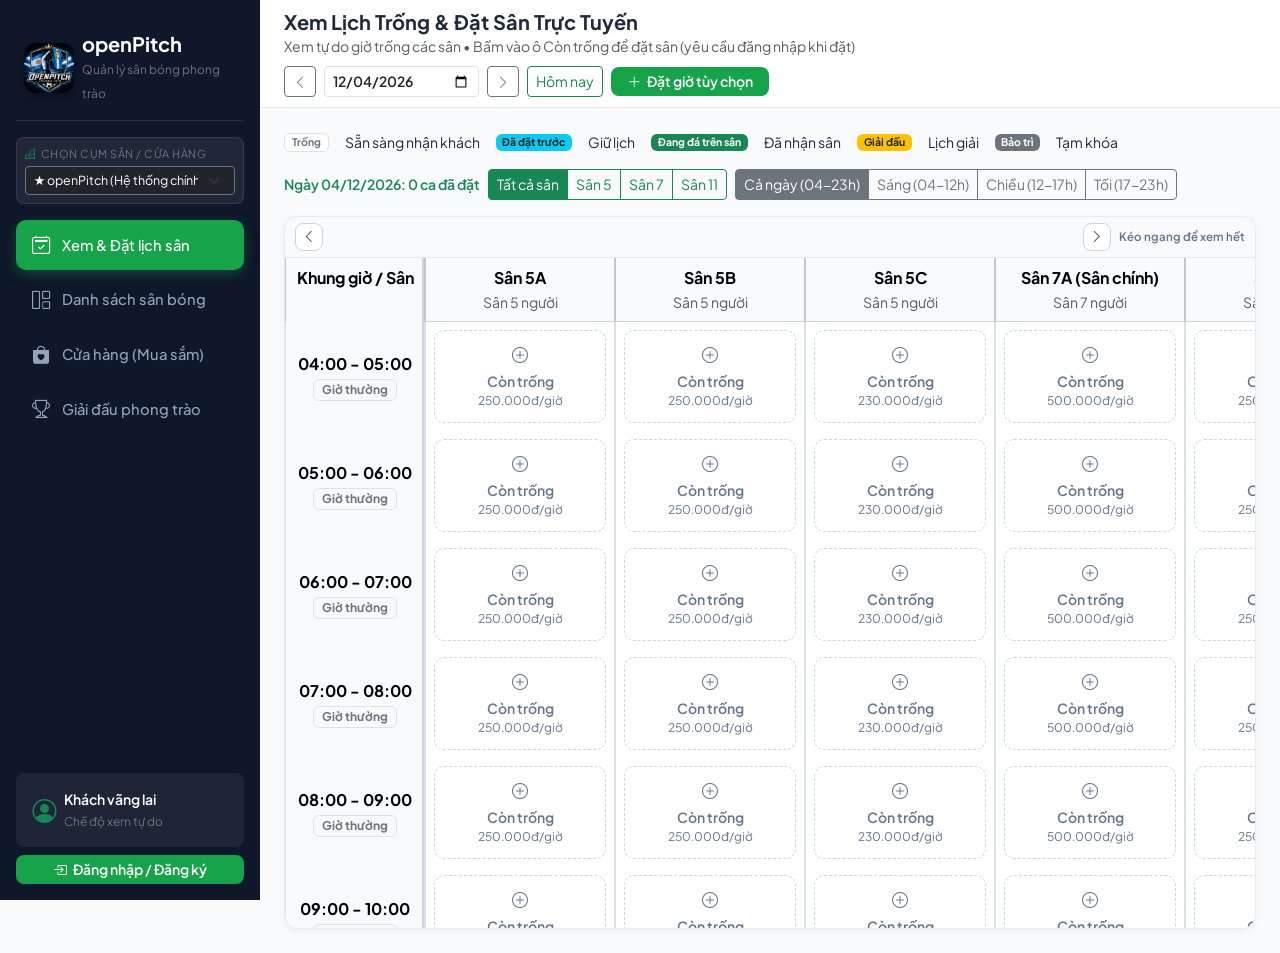
<file: users.html>
<!DOCTYPE html>
<html lang="vi">
<head>
    <meta charset="UTF-8">
    <meta name="viewport" content="width=device-width, initial-scale=1.0">
    <title>Phân Quyền & Quản Lý Tài Khoản - openPitch</title>
    <link href="https://cdn.jsdelivr.net/npm/bootstrap@5.3.2/dist/css/bootstrap.min.css" rel="stylesheet">
    <link rel="stylesheet" href="https://cdn.jsdelivr.net/npm/bootstrap-icons@1.11.1/font/bootstrap-icons.css">
    <link rel="stylesheet" href="assets/css/style.css">
    <style>
        .perm-pill {
            display: inline-flex;
            align-items: center;
            gap: 4px;
            font-size: 0.72rem;
            padding: 3px 8px;
            border-radius: 999px;
            font-weight: 600;
            margin: 2px;
        }
        .perm-on {
            background: #DCFCE7;
            color: #166534;
            border: 1px solid #86EFAC;
        }
        .perm-off {
            background: #F1F5F9;
            color: #94A3B8;
            border: 1px solid #E2E8F0;
            text-decoration: line-through;
        }
        .role-badge-owner { background: #FEF3C7; color: #92400E; border: 1px solid #FCD34D; }
        .role-badge-admin { background: #DBEAFE; color: #1E40AF; border: 1px solid #93C5FD; }
        .role-badge-customer { background: #F1F5F9; color: #334155; border: 1px solid #CBD5E1; }
    </style>
</head>
<body>

    <!-- SIDEBAR -->
    <aside class="sidebar d-flex flex-column p-3">
        <a href="index.html" class="d-flex align-items-center gap-2 text-white text-decoration-none px-2 py-3 mb-3 border-bottom border-secondary border-opacity-25">
            <div class="bg-success rounded-3 p-2 d-flex align-items-center justify-content-center">
                <i class="bi bi-dribbble fs-4 text-white"></i>
            </div>
            <div>
                <h5 class="mb-0 fw-bold">openPitch</h5>
                <small class="text-secondary" style="font-size: 0.75rem;">Quản lý sân bóng phong trào</small>
            </div>
        </a>

        <ul class="nav nav-pills flex-column mb-auto"></ul>

        <div class="p-3 rounded-3 mt-auto mb-2" style="background: rgba(255,255,255,0.06);">
            <div class="d-flex align-items-center gap-2 text-white">
                <i class="bi bi-person-circle fs-4 text-success"></i>
                <div class="small text-truncate">
                    <div class="fw-semibold text-truncate" id="sidebarUserName">Chủ web Quốc Huy</div>
                    <span class="text-secondary" style="font-size: 0.75rem;" id="sidebarUserRole">Chủ web</span>
                </div>
            </div>
        </div>
        <button type="button" onclick="logoutSystem()" class="btn btn-outline-danger btn-sm w-100">
            <i class="bi bi-box-arrow-right me-1"></i> Đăng xuất
        </button>
    </aside>

    <!-- MAIN CONTENT -->
    <div class="main-content">
        <header class="topbar d-flex flex-wrap align-items-center justify-content-between gap-2 px-4 sticky-top">
            <div>
                <h5 class="mb-0 fw-bold"><i class="bi bi-shield-lock-fill text-success me-2"></i>Quản Lý Tài Khoản &amp; Phân Quyền (RBAC)</h5>
                <small class="text-muted">Chỉ dành riêng cho Chủ web • Cấp quyền chủ cửa hàng cho Admin và quản lý tài khoản Khách hàng</small>
            </div>
            <button class="btn btn-pitch btn-sm px-3 py-2" onclick="openAccountModal()">
                <i class="bi bi-person-plus-fill me-1"></i> + Tạo tài khoản Admin mới
            </button>
        </header>

        <main class="p-4">
            <!-- 4 THẺ KPI TÀI KHOẢN -->
            <div class="row g-3 mb-4">
                <div class="col-md-3 col-6">
                    <div class="card card-custom p-3 h-100">
                        <div class="d-flex justify-content-between align-items-center">
                            <div>
                                <p class="text-muted small mb-1">Tổng tài khoản</p>
                                <h4 class="fw-bold mb-0" id="statTotalAcc">0</h4>
                            </div>
                            <div class="icon-box bg-primary bg-opacity-10 text-primary"><i class="bi bi-people-fill"></i></div>
                        </div>
                    </div>
                </div>
                <div class="col-md-3 col-6">
                    <div class="card card-custom p-3 h-100">
                        <div class="d-flex justify-content-between align-items-center">
                            <div>
                                <p class="text-muted small mb-1">Chủ web (Super Admin)</p>
                                <h4 class="fw-bold mb-0 text-warning" id="statOwnerAcc">0</h4>
                            </div>
                            <div class="icon-box bg-warning bg-opacity-10 text-warning"><i class="bi bi-award-fill"></i></div>
                        </div>
                    </div>
                </div>
                <div class="col-md-3 col-6">
                    <div class="card card-custom p-3 h-100">
                        <div class="d-flex justify-content-between align-items-center">
                            <div>
                                <p class="text-muted small mb-1">Admin (Chủ cửa hàng)</p>
                                <h4 class="fw-bold mb-0 text-info" id="statAdminAcc">0</h4>
                            </div>
                            <div class="icon-box bg-info bg-opacity-10 text-info"><i class="bi bi-shop"></i></div>
                        </div>
                    </div>
                </div>
                <div class="col-md-3 col-6">
                    <div class="card card-custom p-3 h-100">
                        <div class="d-flex justify-content-between align-items-center">
                            <div>
                                <p class="text-muted small mb-1">Khách hàng</p>
                                <h4 class="fw-bold mb-0 text-success" id="statCustomerAcc">0</h4>
                            </div>
                            <div class="icon-box bg-success bg-opacity-10 text-success"><i class="bi bi-person-check-fill"></i></div>
                        </div>
                    </div>
                </div>
            </div>

            <!-- BẢNG QUẢN LÝ TÀI KHOẢN & QUYỀN HẠN -->
            <div class="card card-custom p-4">
                <div class="d-flex flex-wrap justify-content-between align-items-center gap-2 mb-3">
                    <div class="btn-group btn-group-sm" role="group" id="roleFilterGroup">
                        <button class="btn btn-outline-secondary active" onclick="setRoleFilter('all', this)">Tất cả</button>
                        <button class="btn btn-outline-primary" onclick="setRoleFilter('admin', this)">Admin (Chủ cửa hàng)</button>
                        <button class="btn btn-outline-success" onclick="setRoleFilter('customer', this)">Khách hàng</button>
                    </div>
                    <div class="input-group input-group-sm" style="max-width: 240px;">
                        <span class="input-group-text bg-white"><i class="bi bi-search text-muted"></i></span>
                        <input type="text" id="accSearchInput" class="form-control" placeholder="Tìm tên, email, SĐT..." oninput="renderAccountsTable()">
                    </div>
                </div>

                <div class="table-responsive">
                    <table class="table table-hover align-middle small mb-0">
                        <thead class="table-light">
                            <tr>
                                <th>Thành viên</th>
                                <th>Vai trò &amp; Cửa hàng riêng</th>
                                <th>Quyền quản trị được cấp</th>
                                <th>Trạng thái</th>
                                <th class="text-end">Thao tác</th>
                            </tr>
                        </thead>
                        <tbody id="accountsTableBody"></tbody>
                    </table>
                </div>
            </div>
        </main>
    </div>

    <!-- MODAL TẠO / PHÂN QUYỀN TÀI KHOẢN ADMIN -->
    <div class="modal fade" id="accountModal" tabindex="-1">
        <div class="modal-dialog modal-dialog-centered">
            <form class="modal-content" onsubmit="saveAccountForm(event)">
                <div class="modal-header">
                    <h5 class="modal-title fw-bold" id="accModalTitle">Tạo tài khoản Admin mới</h5>
                    <button type="button" class="btn-close" data-bs-dismiss="modal"></button>
                </div>
                <div class="modal-body">
                    <input type="hidden" id="editAccId">

                    <div class="row g-2 mb-3">
                        <div class="col-7">
                            <label class="form-label small fw-semibold">Họ và tên</label>
                            <input type="text" id="accFullName" class="form-control form-control-sm" placeholder="VD: Quản lý Trần Minh" required>
                        </div>
                        <div class="col-5">
                            <label class="form-label small fw-semibold">Vai trò hệ thống</label>
                            <select id="accRoleCode" class="form-select form-select-sm" onchange="togglePermSection()">
                                <option value="admin">Admin (Chủ cửa hàng)</option>
                                <option value="customer">Khách hàng</option>
                            </select>
                        </div>
                    </div>

                    <div class="row g-2 mb-3">
                        <div class="col-6">
                            <label class="form-label small fw-semibold">Email đăng nhập</label>
                            <input type="text" id="accUsername" class="form-control form-control-sm" placeholder="quanly@openpitch.vn" required>
                        </div>
                        <div class="col-6">
                            <label class="form-label small fw-semibold">Số điện thoại</label>
                            <input type="text" id="accPhone" class="form-control form-control-sm" placeholder="0905xxxxxx">
                        </div>
                    </div>

                    <div class="mb-3">
                        <label class="form-label small fw-semibold" id="accPwdLabel">Mật khẩu (tối thiểu 6 ký tự)</label>
                        <input type="text" id="accPassword" class="form-control form-control-sm" minlength="6" placeholder="123456">
                    </div>

                    <!-- TÊN CỬA HÀNG ĐỘC LẬP CHO ADMIN -->
                    <div id="adminStoreSection" class="mb-3">
                        <label class="form-label small fw-semibold">
                            <i class="bi bi-shop text-success me-1"></i>Tên Cửa hàng / Cụm sân của Admin
                        </label>
                        <input type="text" id="accStoreName" class="form-control form-control-sm" placeholder="VD: Cụm sân Bóng đá Thành Công">
                        <div class="form-text text-success" style="font-size: 0.72rem;">
                            <i class="bi bi-database-check me-1"></i>Mỗi Admin mới tạo sẽ có <strong>kho dữ liệu trống hoàn toàn độc lập</strong> (0 sân, 0 sản phẩm, 0 doanh thu) để tự xây dựng cửa hàng riêng.
                        </div>
                    </div>

                    <!-- KHỐI TÍCH PHÂN QUYỀN CHI TIẾT CHO ADMIN -->
                    <div id="adminPermsSection" class="p-3 bg-light rounded-3 border">
                        <div class="d-flex justify-content-between align-items-center mb-2">
                            <span class="small fw-bold text-primary"><i class="bi bi-sliders me-1"></i> Phân quyền quản lý cho Admin:</span>
                            <button type="button" class="btn btn-outline-success btn-sm py-0 px-2" style="font-size: 0.72rem;" onclick="toggleAllPerms(true)">
                                Cấp full Chủ cửa hàng
                            </button>
                        </div>
                        <div class="row g-2" id="permSwitchesGrid"></div>
                    </div>
                </div>
                <div class="modal-footer">
                    <button type="button" class="btn btn-light btn-sm" data-bs-dismiss="modal">Hủy</button>
                    <button type="submit" class="btn btn-pitch btn-sm px-4">Lưu tài khoản &amp; Quyền</button>
                </div>
            </form>
        </div>
    </div>

    <script src="https://cdn.jsdelivr.net/npm/bootstrap@5.3.2/dist/js/bootstrap.bundle.min.js"></script>
    <script src="assets/js/saved-data.js"></script>
    <script src="assets/js/data.js"></script>
    <script src="assets/js/app.js"></script>
    <script>
        const accountModal = new bootstrap.Modal(document.getElementById('accountModal'));
        let currentRoleFilter = 'all';

        function buildPermSwitches() {
            const grid = document.getElementById('permSwitchesGrid');
            grid.innerHTML = OPENPITCH_PERMISSION_META.map(m => `
                <div class="col-6">
                    <div class="form-check form-switch bg-white border rounded-2 px-2 py-2 ps-5 h-100">
                        <input class="form-check-input" type="checkbox" id="perm_${m.key}" checked>
                        <label class="form-check-label small fw-semibold" for="perm_${m.key}">
                            <i class="bi ${m.icon} text-success me-1"></i>${m.label}
                        </label>
                    </div>
                </div>
            `).join('');
        }

        function setRoleFilter(role, btn) {
            currentRoleFilter = role;
            document.querySelectorAll('#roleFilterGroup .btn').forEach(b => b.classList.remove('active'));
            btn.classList.add('active');
            renderAccountsTable();
        }

        function togglePermSection() {
            const role = document.getElementById('accRoleCode').value;
            document.getElementById('adminPermsSection').classList.toggle('d-none', role !== 'admin');
            document.getElementById('adminStoreSection').classList.toggle('d-none', role !== 'admin');
        }

        function toggleAllPerms(state) {
            OPENPITCH_PERMISSION_META.forEach(m => {
                const el = document.getElementById('perm_' + m.key);
                if (el) el.checked = state;
            });
        }

        function renderAccountsTable() {
            const list = getSystemAccounts();
            const kw = (document.getElementById('accSearchInput').value || '').trim().toLowerCase();

            document.getElementById('statTotalAcc').innerText = list.length;
            document.getElementById('statOwnerAcc').innerText = list.filter(a => a.roleCode === 'super_admin').length;
            document.getElementById('statAdminAcc').innerText = list.filter(a => a.roleCode === 'admin').length;
            document.getElementById('statCustomerAcc').innerText = list.filter(a => a.roleCode === 'customer').length;

            const filtered = list.filter(a => {
                if (currentRoleFilter !== 'all' && a.roleCode !== currentRoleFilter) return false;
                if (kw) {
                    const hay = `${a.fullName} ${a.username} ${a.phone || ''}`.toLowerCase();
                    if (!hay.includes(kw)) return false;
                }
                return true;
            });

            const tbody = document.getElementById('accountsTableBody');
            if (filtered.length === 0) {
                tbody.innerHTML = `<tr><td colspan="5" class="text-center text-muted py-4">Không tìm thấy tài khoản phù hợp.</td></tr>`;
                return;
            }

            tbody.innerHTML = filtered.map(acc => {
                const isOwner = acc.roleCode === 'super_admin';
                const isAdmin = acc.roleCode === 'admin';
                const roleBadgeCls = isOwner ? 'role-badge-owner' : (isAdmin ? 'role-badge-admin' : 'role-badge-customer');

                let permsHtml = '';
                if (isOwner) {
                    permsHtml = `<span class="perm-pill perm-on"><i class="bi bi-stars"></i> Toàn quyền hệ thống + Phân quyền</span>`;
                } else if (isAdmin) {
                    permsHtml = OPENPITCH_PERMISSION_META.map(m => {
                        const has = Boolean(acc.permissions && acc.permissions[m.key]);
                        return `<span class="perm-pill ${has ? 'perm-on' : 'perm-off'}">
                                    <i class="bi ${has ? 'bi-check-circle-fill' : 'bi-dash-circle'}"></i>${m.label}
                                </span>`;
                    }).join('');
                } else {
                    permsHtml = `<span class="text-muted">Xem sân, Đặt lịch, Mua sắm Online &amp; Đánh giá sao</span>`;
                }

                const statusHtml = acc.active !== false
                    ? `<span class="badge bg-success-subtle text-success">Đang hoạt động</span>`
                    : `<span class="badge bg-danger-subtle text-danger">Đã khóa</span>`;

                let storeMetaHtml = '';
                if (isOwner || isAdmin) {
                    const tid = isOwner ? 'main' : acc.tenantId;
                    const sName = acc.storeName || (isOwner ? 'openPitch (Hệ thống chính)' : `Cửa hàng ${acc.fullName}`);
                    const st = typeof getTenantQuickStats === 'function' ? getTenantQuickStats(tid) : { pitches: 0, products: 0, bookings: 0, orders: 0 };
                    storeMetaHtml = `
                        <div class="fw-semibold text-dark mt-1" style="font-size: 0.76rem;">
                            <i class="bi bi-shop text-success me-1"></i>${sName}
                        </div>
                        <div class="text-muted" style="font-size: 0.7rem;">
                            ${st.pitches} sân • ${st.products} SP • ${st.bookings} lịch • ${st.orders} đơn
                        </div>`;
                }

                return `
                    <tr>
                        <td>
                            <div class="fw-bold text-dark">${acc.fullName}</div>
                            <div class="text-muted" style="font-size: 0.75rem;">
                                <code>${acc.username}</code> ${acc.phone ? '• ' + acc.phone : ''}
                            </div>
                        </td>
                        <td>
                            <span class="badge ${roleBadgeCls}">${getRoleLabel(acc.roleCode)}</span>
                            ${storeMetaHtml}
                        </td>
                        <td style="max-width: 320px;">${permsHtml}</td>
                        <td>${statusHtml}</td>
                        <td class="text-end text-nowrap">
                            ${isOwner
                                ? `<button class="btn btn-outline-success btn-sm py-0 px-2" onclick="switchActiveTenant('main', 'index.html')">
                                       <i class="bi bi-house-door me-1"></i>Web chính
                                   </button>`
                                : `
                                    ${isAdmin ? `<button class="btn btn-outline-success btn-sm py-0 px-2 me-1" title="Vào xem kho dữ liệu cửa hàng này" onclick="switchActiveTenant('${acc.tenantId}', 'index.html')">
                                        <i class="bi bi-box-arrow-in-right"></i> Xem CH
                                    </button>` : ''}
                                    <button class="btn btn-outline-primary btn-sm py-0 px-2 me-1" title="Phân quyền / Sửa thông tin" onclick="openAccountModal('${acc.id}')">
                                        <i class="bi bi-sliders"></i> Quyền
                                    </button>
                                    <button class="btn btn-outline-${acc.active !== false ? 'warning' : 'success'} btn-sm py-0 px-2 me-1"
                                        title="${acc.active !== false ? 'Khóa tài khoản' : 'Mở khóa tài khoản'}"
                                        onclick="toggleAccountLock('${acc.id}')">
                                        <i class="bi bi-${acc.active !== false ? 'lock' : 'unlock'}"></i>
                                    </button>
                                    <button class="btn btn-outline-danger btn-sm py-0 px-2" title="Xóa tài khoản" onclick="deleteAccount('${acc.id}')">
                                        <i class="bi bi-trash"></i>
                                    </button>
                                `
                            }
                        </td>
                    </tr>
                `;
            }).join('');
        }

        function openAccountModal(accId = '') {
            buildPermSwitches();
            const list = getSystemAccounts();

            if (accId) {
                const acc = list.find(a => a.id === accId);
                if (!acc || acc.roleCode === 'super_admin') return;
                document.getElementById('accModalTitle').innerText = `Phân quyền & Sửa: ${acc.fullName}`;
                document.getElementById('editAccId').value = acc.id;
                document.getElementById('accFullName').value = acc.fullName;
                document.getElementById('accRoleCode').value = acc.roleCode;
                document.getElementById('accUsername').value = acc.username;
                document.getElementById('accPhone').value = acc.phone || '';
                document.getElementById('accStoreName').value = acc.storeName || '';
                document.getElementById('accPassword').value = acc.password;
                document.getElementById('accPassword').required = true;
                OPENPITCH_PERMISSION_META.forEach(m => {
                    const el = document.getElementById('perm_' + m.key);
                    if (el) el.checked = Boolean(acc.permissions && acc.permissions[m.key]);
                });
            } else {
                document.getElementById('accModalTitle').innerText = 'Tạo tài khoản Admin (Chủ cửa hàng)';
                document.getElementById('editAccId').value = '';
                document.getElementById('accFullName').value = '';
                document.getElementById('accRoleCode').value = 'admin';
                document.getElementById('accUsername').value = '';
                document.getElementById('accPhone').value = '';
                document.getElementById('accStoreName').value = '';
                document.getElementById('accPassword').value = '123456';
                document.getElementById('accPassword').required = true;
                toggleAllPerms(true);
            }

            togglePermSection();
            accountModal.show();
        }

        function saveAccountForm(e) {
            e.preventDefault();
            const list = getSystemAccounts();
            const editId = document.getElementById('editAccId').value;
            const fullName = document.getElementById('accFullName').value.trim();
            const roleCode = document.getElementById('accRoleCode').value;
            const username = document.getElementById('accUsername').value.trim().toLowerCase();
            const phone = document.getElementById('accPhone').value.trim();
            const password = document.getElementById('accPassword').value;

            const duplicate = list.find(a => a.id !== editId && a.username.toLowerCase() === username);
            if (duplicate) {
                showToast(`Email đăng nhập "${username}" đã tồn tại!`, 'warning');
                return;
            }

            const permissions = {};
            if (roleCode === 'admin') {
                OPENPITCH_PERMISSION_META.forEach(m => {
                    const el = document.getElementById('perm_' + m.key);
                    permissions[m.key] = Boolean(el && el.checked);
                });
            }

            const rawStoreName = document.getElementById('accStoreName').value.trim();
            const storeName = roleCode === 'admin' ? (rawStoreName || `Cửa hàng ${fullName}`) : '';

            if (editId) {
                const target = list.find(a => a.id === editId);
                if (target) {
                    target.fullName = fullName;
                    target.roleCode = roleCode;
                    target.role = getRoleLabel(roleCode);
                    target.username = username;
                    target.phone = phone;
                    target.password = password;
                    target.permissions = permissions;
                    if (roleCode === 'admin') {
                        if (!target.tenantId || target.tenantId === 'main') {
                            target.tenantId = 'store_' + Date.now().toString().slice(-6);
                            savePitchData(buildEmptyTenantData(storeName), target.tenantId);
                        }
                        target.storeName = storeName;
                    }
                }
            } else {
                const newId = 'ACC_' + Date.now().toString().slice(-5);
                const newTenantId = roleCode === 'admin' ? ('store_' + Date.now().toString().slice(-6)) : '';
                list.push({
                    id: newId,
                    fullName,
                    username,
                    phone,
                    password,
                    roleCode,
                    role: getRoleLabel(roleCode),
                    tenantId: newTenantId,
                    storeName,
                    active: true,
                    permissions,
                    createdAt: new Date().toLocaleDateString('vi-VN')
                });
                // Khởi tạo ngay kho dữ liệu TRỐNG HOÀN TOÀN cho Admin mới
                if (roleCode === 'admin' && newTenantId) {
                    savePitchData(buildEmptyTenantData(storeName), newTenantId);
                }
            }

            saveSystemAccounts(list);
            accountModal.hide();
            renderAccountsTable();
            showToast(editId ? `Đã cập nhật phân quyền cho ${fullName}!` : `Đã tạo tài khoản ${getRoleLabel(roleCode)} cho ${fullName}!`, 'success');
        }

        function toggleAccountLock(accId) {
            const list = getSystemAccounts();
            const acc = list.find(a => a.id === accId);
            if (!acc || acc.roleCode === 'super_admin') return;
            acc.active = acc.active === false ? true : false;
            saveSystemAccounts(list);
            renderAccountsTable();
            showToast(acc.active ? `Đã mở khóa tài khoản ${acc.fullName}.` : `Đã khóa tài khoản ${acc.fullName}.`, acc.active ? 'success' : 'warning');
        }

        function deleteAccount(accId) {
            const list = getSystemAccounts();
            const acc = list.find(a => a.id === accId);
            if (!acc || acc.roleCode === 'super_admin') return;
            if (!confirm(`Xóa vĩnh viễn tài khoản "${acc.fullName}" (${acc.username}) và dữ liệu cửa hàng riêng của họ?`)) return;
            if (acc.tenantId && acc.tenantId !== 'main') {
                try { localStorage.removeItem(getTenantStorageKey(acc.tenantId)); } catch (e) {}
                if (localStorage.getItem('OPENPITCH_SELECTED_TENANT') === acc.tenantId) {
                    localStorage.setItem('OPENPITCH_SELECTED_TENANT', 'main');
                }
            }
            saveSystemAccounts(list.filter(a => a.id !== accId));
            renderAccountsTable();
            showToast(`Đã xóa tài khoản ${acc.fullName}.`, 'info');
        }

        renderAccountsTable();
    </script>
</body>
</html>
</file>
<file: assets/css/style.css>
@import url('https://fonts.googleapis.com/css2?family=Plus+Jakarta+Sans:wght@400;500;600;700;800&display=swap');

:root {
    --pitch-green: #16A34A;
    --pitch-green-hover: #15803D;
    --sidebar-bg: #0F172A;
    --body-bg: #F8FAFC;
    --border-soft: #E2E8F0;
}

body {
    font-family: 'Plus Jakarta Sans', sans-serif;
    background-color: var(--body-bg);
    color: #1E293B;
    overflow-x: hidden;
}

/* --- THANH CUỘN DỌC & NGANG RÕ NÉT, DỄ KÉO TRÊN MỌI TRANG --- */
::-webkit-scrollbar {
    width: 10px;
    height: 10px;
}
::-webkit-scrollbar-track {
    background: #E2E8F0;
    border-radius: 999px;
}
::-webkit-scrollbar-thumb {
    background: #94A3B8;
    border-radius: 999px;
    border: 2px solid #E2E8F0;
}
::-webkit-scrollbar-thumb:hover {
    background: #16A34A;
}

/* --- SIDEBAR TRÁI --- */
.sidebar {
    width: 260px;
    min-height: 100vh;
    height: 100vh;
    background-color: var(--sidebar-bg);
    position: fixed;
    top: 0;
    left: 0;
    z-index: 1040;
    overflow-y: auto;
    transition: transform 0.25s ease;
}

.sidebar .nav-link {
    color: #94A3B8;
    font-weight: 500;
    padding: 11px 16px;
    border-radius: 10px;
    margin-bottom: 5px;
    display: flex;
    align-items: center;
    gap: 12px;
    transition: all 0.2s ease;
    font-size: 0.92rem;
}

.sidebar .nav-link i {
    font-size: 1.15rem;
}

.sidebar .nav-link:hover {
    color: #FFFFFF;
    background-color: rgba(255, 255, 255, 0.08);
}

.sidebar .nav-link.active {
    color: #FFFFFF;
    background-color: var(--pitch-green);
    box-shadow: 0 4px 12px rgba(22, 163, 74, 0.35);
}

/* Lớp phủ nền khi mở menu trên mobile/tablet */
.sidebar-backdrop {
    position: fixed;
    inset: 0;
    background: rgba(15, 23, 42, 0.5);
    z-index: 1035;
    display: none;
}
.sidebar-backdrop.show {
    display: block;
}

/* --- KHUNG NỘI DUNG CHÍNH --- */
.main-content {
    margin-left: 260px;
    min-height: 100vh;
    width: calc(100% - 260px);
    overflow-x: auto;
    transition: margin-left 0.25s ease;
}

.topbar {
    min-height: 70px;
    height: auto;
    padding-top: 10px;
    padding-bottom: 10px;
    background: #FFFFFF;
    border-bottom: 1px solid var(--border-soft);
    z-index: 1020;
}

/* --- THẺ KPI & DASHBOARD CARD --- */
.card-custom {
    border: 1px solid rgba(226, 232, 240, 0.8);
    border-radius: 14px;
    box-shadow: 0 2px 10px rgba(15, 23, 42, 0.04);
    transition: transform 0.2s ease, box-shadow 0.2s ease;
}

.card-custom:hover {
    box-shadow: 0 6px 18px rgba(15, 23, 42, 0.06);
}

.icon-box {
    width: 48px;
    height: 48px;
    min-width: 48px;
    border-radius: 12px;
    display: flex;
    align-items: center;
    justify-content: center;
    font-size: 1.35rem;
}

.btn-pitch {
    background-color: var(--pitch-green);
    color: #FFFFFF;
    font-weight: 600;
    border-radius: 8px;
    border: none;
}

.btn-pitch:hover, .btn-pitch:focus {
    background-color: var(--pitch-green-hover);
    color: #FFFFFF;
}

/* --- BADGE CẢNH BÁO NGHIỆP VỤ --- */
.badge-slow {
    background-color: #EDE9FE;
    color: #6D28D9;
}
.badge-near-exp {
    background-color: #FFEDD5;
    color: #C2410C;
}
.badge-food-urgent {
    background-color: #FEE2E2;
    color: #B91C1C;
    border: 1px solid #FCA5A5;
}

/* --- BANNER THÔNG BÁO ĐỒ ĂN SẮP HẾT HẠN --- */
.food-alert-banner {
    background: linear-gradient(90deg, #FEF2F2 0%, #FFF7ED 100%);
    border: 1px solid #FCA5A5;
    border-left: 5px solid #DC2626;
    border-radius: 12px;
}

/* --- TOAST THÔNG BÁO KIỂU SAAS --- */
#openPitchToastContainer {
    position: fixed;
    bottom: 20px;
    right: 20px;
    z-index: 1090;
    display: flex;
    flex-direction: column;
    gap: 10px;
    max-width: 380px;
}

.op-toast {
    display: flex;
    align-items: center;
    gap: 10px;
    padding: 12px 16px;
    border-radius: 12px;
    color: #FFFFFF;
    font-size: 0.86rem;
    font-weight: 500;
    box-shadow: 0 10px 25px rgba(15, 23, 42, 0.18);
    animation: opToastIn 0.25s ease;
}

@keyframes opToastIn {
    from { opacity: 0; transform: translateY(14px); }
    to { opacity: 1; transform: translateY(0); }
}

/* --- RESPONSIVE CHO TABLET & MOBILE --- */
.btn-mobile-menu {
    display: none;
}

@media (max-width: 991.98px) {
    .sidebar {
        transform: translateX(-100%);
    }
    .sidebar.show {
        transform: translateX(0);
    }
    .main-content {
        margin-left: 0;
        width: 100%;
    }
    .btn-mobile-menu {
        display: inline-flex;
        align-items: center;
        justify-content: center;
    }
}

/* --- BRAND LOGO OPENPITCH --- */
.brand-logo-box {
    width: 50px;
    height: 50px;
    min-width: 50px;
    border-radius: 12px;
    overflow: hidden;
    background: #0F172A;
    display: flex;
    align-items: center;
    justify-content: center;
    box-shadow: 0 4px 12px rgba(0, 0, 0, 0.35);
    position: relative;
}
.brand-logo-box img {
    width: 100%;
    height: 100%;
    object-fit: cover;
    display: block;
}
.brand-logo-edit-btn {
    position: absolute;
    bottom: -2px;
    right: -2px;
    width: 20px;
    height: 20px;
    border-radius: 50%;
    background: #0F172A;
    color: #fff;
    border: 1.5px solid #22C55E;
    font-size: 0.62rem;
    display: flex;
    align-items: center;
    justify-content: center;
    opacity: 0;
    transition: opacity 0.2s ease;
    cursor: pointer;
    z-index: 3;
}
.brand-logo-wrap:hover .brand-logo-edit-btn {
    opacity: 1;
}

/* --- ẢNH SẢN PHẨM POS CHÂN THẬT --- */
.product-img-wrap {
    position: relative;
    width: 100%;
    aspect-ratio: 4 / 3;
    border-radius: 12px 12px 0 0;
    overflow: hidden;
    background: #F8FAFC;
    cursor: zoom-in;
}
.product-img-wrap img {
    width: 100%;
    height: 100%;
    object-fit: cover;
    transition: transform 0.3s ease;
    display: block;
}
.product-card:hover .product-img-wrap img {
    transform: scale(1.05);
}
.product-img-fallback {
    width: 100%;
    height: 100%;
    display: flex;
    align-items: center;
    justify-content: center;
    font-size: 2.4rem;
    color: #16A34A;
    background: linear-gradient(135deg, #F0FDF4 0%, #DCFCE7 100%);
}
.product-stock-pill {
    position: absolute;
    top: 8px;
    right: 8px;
    font-size: 0.72rem;
    backdrop-filter: blur(6px);
    box-shadow: 0 2px 6px rgba(15, 23, 42, 0.16);
}
.product-promo-ribbon {
    position: absolute;
    top: 8px;
    left: 8px;
    font-size: 0.7rem;
    box-shadow: 0 2px 6px rgba(220, 38, 38, 0.3);
}
.btn-change-img {
    position: absolute;
    bottom: 8px;
    right: 8px;
    background: rgba(15, 23, 42, 0.72);
    color: #fff;
    border: none;
    border-radius: 8px;
    padding: 3px 8px;
    font-size: 0.72rem;
    opacity: 0;
    transition: opacity 0.2s ease, background 0.2s ease;
    cursor: pointer;
    z-index: 3;
}
.product-card:hover .btn-change-img {
    opacity: 1;
}
.btn-change-img:hover {
    background: #16A34A;
    color: #fff;
}

/* --- ẢNH THUMBNAIL TRONG BẢNG KHO --- */
.inv-thumb {
    width: 44px;
    height: 44px;
    min-width: 44px;
    border-radius: 10px;
    object-fit: cover;
    border: 1px solid #E2E8F0;
    background: #F8FAFC;
}
.inv-thumb-fallback {
    width: 44px;
    height: 44px;
    min-width: 44px;
    border-radius: 10px;
    display: flex;
    align-items: center;
    justify-content: center;
    background: #F0FDF4;
    color: #16A34A;
    border: 1px solid #BBF7D0;
    font-size: 1.15rem;
}

/* --- THANH LỌC DANH MỤC CỐ ĐỊNH KHI CUỘN (STICKY) --- */
.pos-filter-sticky {
    position: sticky;
    top: 70px;
    z-index: 1010;
    background: rgba(248, 250, 252, 0.96);
    backdrop-filter: blur(10px);
    -webkit-backdrop-filter: blur(10px);
    border: 1px solid #E2E8F0;
    border-radius: 14px;
    padding: 10px 12px;
    margin-bottom: 16px;
    box-shadow: 0 4px 16px rgba(15, 23, 42, 0.05);
}

.cat-scroll-strip {
    display: flex;
    align-items: center;
    gap: 6px;
    overflow-x: auto;
    padding-bottom: 2px;
    scrollbar-width: thin;
}

.cat-chip {
    white-space: nowrap;
    border-radius: 999px !important;
    padding: 5px 13px;
    font-size: 0.82rem;
    font-weight: 600;
    border: 1px solid #CBD5E1;
    background: #FFFFFF;
    color: #334155;
    transition: all 0.15s ease;
}
.cat-chip:hover {
    border-color: #16A34A;
    color: #15803D;
    background: #F0FDF4;
}
.cat-chip.active {
    background: #0F172A;
    border-color: #0F172A;
    color: #FFFFFF;
    box-shadow: 0 2px 8px rgba(15, 23, 42, 0.22);
}
.cat-chip.cat-chip-promo {
    border-color: #F59E0B;
    color: #B45309;
    background: #FFFBEB;
}
.cat-chip.cat-chip-promo.active {
    background: #D97706;
    border-color: #D97706;
    color: #FFFFFF;
}
.cat-chip-add {
    border-style: dashed;
    border-color: #16A34A;
    color: #15803D;
    background: #F0FDF4;
}
.cat-chip-add:hover {
    background: #16A34A;
    color: #FFFFFF;
}

/* --- THẺ TRƯNG BÀY SẢN PHẨM CHUYÊN NGHIỆP & ĐỀU ĐẸP --- */
.product-title-clamp {
    font-weight: 700;
    font-size: 0.94rem;
    line-height: 1.35;
    color: #0F172A;
    display: -webkit-box;
    -webkit-line-clamp: 2;
    -webkit-box-orient: vertical;
    overflow: hidden;
    min-height: 2.7em;
    margin-bottom: 6px;
}

.product-price-row {
    display: flex;
    align-items: baseline;
    flex-wrap: wrap;
    gap: 6px;
    padding: 8px 0 10px;
    border-top: 1px solid #F1F5F9;
}

.product-price-main {
    font-size: 1.06rem;
    font-weight: 800;
    letter-spacing: -0.02em;
    white-space: nowrap;
}

.product-album-pill {
    position: absolute;
    bottom: 8px;
    left: 8px;
    background: rgba(15, 23, 42, 0.72);
    color: #FFFFFF;
    border-radius: 999px;
    padding: 3px 9px;
    font-size: 0.7rem;
    font-weight: 600;
    backdrop-filter: blur(4px);
    display: inline-flex;
    align-items: center;
    gap: 4px;
    pointer-events: none;
}

/* --- SIZE CHIPS TRÊN THẺ SẢN PHẨM & MODAL --- */
.size-chip-group {
    display: flex;
    flex-wrap: wrap;
    gap: 4px;
    margin-bottom: 8px;
}

.size-chip {
    min-width: 28px;
    padding: 2px 7px;
    font-size: 0.72rem;
    font-weight: 700;
    border-radius: 6px;
    border: 1px solid #CBD5E1;
    background: #FFFFFF;
    color: #334155;
    cursor: pointer;
    transition: all 0.14s ease;
    line-height: 1.3;
}
.size-chip:hover {
    border-color: #16A34A;
    color: #15803D;
}
.size-chip.active {
    background: #16A34A;
    border-color: #16A34A;
    color: #FFFFFF;
}

.size-chip-lg {
    min-width: 42px;
    padding: 5px 12px;
    font-size: 0.84rem;
    border-radius: 8px;
}

/* --- ALBUM ẢNH SẢN PHẨM (LIGHTBOX GALLERY) --- */
.album-stage {
    position: relative;
    width: 100%;
    height: 360px;
    background: #0F172A;
    border-radius: 14px;
    overflow: hidden;
    display: flex;
    align-items: center;
    justify-content: center;
}
.album-stage img {
    max-width: 100%;
    max-height: 100%;
    width: 100%;
    height: 100%;
    object-fit: contain;
    display: block;
}
.album-nav-btn {
    position: absolute;
    top: 50%;
    transform: translateY(-50%);
    width: 38px;
    height: 38px;
    border-radius: 50%;
    border: none;
    background: rgba(255, 255, 255, 0.88);
    color: #0F172A;
    display: inline-flex;
    align-items: center;
    justify-content: center;
    font-size: 1.1rem;
    cursor: pointer;
    box-shadow: 0 4px 12px rgba(0, 0, 0, 0.25);
    transition: all 0.15s ease;
    z-index: 3;
}
.album-nav-btn:hover {
    background: #16A34A;
    color: #FFFFFF;
    transform: translateY(-50%) scale(1.06);
}
.album-nav-prev { left: 12px; }
.album-nav-next { right: 12px; }

.album-counter {
    position: absolute;
    bottom: 12px;
    left: 50%;
    transform: translateX(-50%);
    background: rgba(15, 23, 42, 0.78);
    color: #FFFFFF;
    padding: 3px 12px;
    border-radius: 999px;
    font-size: 0.76rem;
    font-weight: 600;
}

.album-thumb-strip {
    display: flex;
    gap: 8px;
    overflow-x: auto;
    padding: 6px 2px;
}
.album-thumb {
    width: 68px;
    height: 54px;
    min-width: 68px;
    border-radius: 8px;
    overflow: hidden;
    border: 2px solid transparent;
    cursor: pointer;
    opacity: 0.65;
    transition: all 0.15s ease;
    background: #F1F5F9;
}
.album-thumb:hover {
    opacity: 0.95;
}
.album-thumb.active {
    border-color: #16A34A;
    opacity: 1;
    box-shadow: 0 0 0 2px rgba(22, 163, 74, 0.25);
}
.album-thumb img {
    width: 100%;
    height: 100%;
    object-fit: cover;
    display: block;
}

/* --- THANH KÉO SANG NGANG ĐỒNG BỘ CHO TẤT CẢ CÁC TRANG --- */
.table-responsive {
    overflow-x: auto !important;
    -webkit-overflow-scrolling: touch;
    scrollbar-width: auto;
    scrollbar-color: #94A3B8 #E2E8F0;
}

.op-hscroll-bar {
    display: none;
    align-items: center;
    gap: 8px;
    padding: 6px 10px;
    background: #F8FAFC;
    border-bottom: 1px solid #E2E8F0;
    border-radius: 10px 10px 0 0;
}
.op-hscroll-bar.is-visible {
    display: flex;
}

.op-hscroll-track {
    flex: 1;
    overflow-x: auto;
    overflow-y: hidden;
    height: 16px;
    scrollbar-width: auto;
    scrollbar-color: #16A34A #E2E8F0;
}
.op-hscroll-track::-webkit-scrollbar {
    height: 12px;
}
.op-hscroll-track::-webkit-scrollbar-track {
    background: #E2E8F0;
    border-radius: 999px;
}
.op-hscroll-track::-webkit-scrollbar-thumb {
    background: #16A34A;
    border-radius: 999px;
    border: 2px solid #E2E8F0;
}
.op-hscroll-track::-webkit-scrollbar-thumb:hover {
    background: #15803D;
}

.op-hscroll-spacer {
    height: 1px;
    pointer-events: none;
}

.op-hscroll-btn {
    width: 28px;
    height: 28px;
    min-width: 28px;
    border-radius: 8px;
    border: 1px solid #CBD5E1;
    background: #FFFFFF;
    color: #334155;
    display: inline-flex;
    align-items: center;
    justify-content: center;
    cursor: pointer;
    font-size: 0.85rem;
    transition: all 0.15s ease;
    padding: 0;
}
.op-hscroll-btn:hover {
    background: #16A34A;
    border-color: #16A34A;
    color: #FFFFFF;
}

.op-hscroll-hint {
    font-size: 0.72rem;
    color: #64748B;
    white-space: nowrap;
    font-weight: 600;
}

/* Chế độ cho nền tối như Sơ đồ C1 */
.op-hscroll-bar.op-hscroll-dark {
    background: rgba(15, 23, 42, 0.72);
    border-color: rgba(56, 189, 248, 0.3);
    border-radius: 10px;
    margin-bottom: 10px;
}
.op-hscroll-bar.op-hscroll-dark .op-hscroll-hint {
    color: #7DD3FC;
}
.op-hscroll-bar.op-hscroll-dark .op-hscroll-btn {
    background: rgba(30, 41, 59, 0.9);
    border-color: rgba(56, 189, 248, 0.45);
    color: #E0F2FE;
}
.op-hscroll-bar.op-hscroll-dark .op-hscroll-btn:hover {
    background: #0EA5E9;
    border-color: #38BDF8;
    color: #FFFFFF;
}

/* --- KHUNG BẢNG LỊCH SÂN GHIM TIÊU ĐỀ & CỘT GIỜ KHI KÉO NGANG --- */
.schedule-viewport {
    max-height: calc(100vh - 230px);
    min-height: 440px;
    overflow: auto !important;
    position: relative;
}

.schedule-table {
    border-collapse: separate;
    border-spacing: 0;
}

.schedule-table thead th {
    position: sticky;
    top: 0;
    z-index: 6;
    background-color: #F8FAFC !important;
    box-shadow: inset 0 -1px 0 #CBD5E1;
}

.schedule-table th.time-col,
.schedule-table td.time-col {
    position: sticky;
    left: 0;
    z-index: 5;
    background-color: #F8FAFC !important;
    box-shadow: inset -2px 0 0 #CBD5E1;
}

.schedule-table thead th.time-col {
    z-index: 8;
}

/* --- HỆ THỐNG ĐÁNH GIÁ SAO & BÌNH LUẬN SẢN PHẨM --- */
.op-stars {
    display: inline-flex;
    align-items: center;
    gap: 2px;
    line-height: 1;
}

.product-rating-row {
    display: flex;
    align-items: center;
    justify-content: space-between;
    gap: 6px;
    padding: 4px 8px;
    margin-bottom: 8px;
    border-radius: 8px;
    background: #FFFBEB;
    border: 1px solid #FDE68A;
    font-size: 0.76rem;
    cursor: pointer;
    transition: all 0.15s ease;
}
.product-rating-row:hover {
    background: #FEF3C7;
    border-color: #F59E0B;
}
.product-rating-row.no-review {
    background: #F8FAFC;
    border-color: #E2E8F0;
    color: #94A3B8;
}
.product-rating-row.no-review:hover {
    background: #F1F5F9;
    color: #475569;
}

/* Bộ chọn 1-5 sao tương tác */
.star-picker {
    display: inline-flex;
    align-items: center;
    gap: 8px;
}
.star-picker-btn {
    border: none;
    background: transparent;
    padding: 2px;
    font-size: 2rem;
    line-height: 1;
    color: #CBD5E1;
    cursor: pointer;
    transition: transform 0.14s ease, color 0.14s ease;
}
.star-picker-btn:hover {
    transform: scale(1.16);
}
.star-picker-btn.active,
.star-picker-btn.hovered {
    color: #F59E0B;
}

/* Danh sách món trong đơn vừa mua để đánh giá */
.order-review-item-pill {
    display: inline-flex;
    align-items: center;
    gap: 6px;
    padding: 6px 12px;
    border-radius: 10px;
    border: 1.5px solid #CBD5E1;
    background: #FFFFFF;
    color: #334155;
    font-size: 0.8rem;
    font-weight: 600;
    cursor: pointer;
    transition: all 0.15s ease;
}
.order-review-item-pill:hover {
    border-color: #16A34A;
    color: #15803D;
}
.order-review-item-pill.active {
    background: #F0FDF4;
    border-color: #16A34A;
    color: #15803D;
    box-shadow: 0 2px 8px rgba(22, 163, 74, 0.18);
}
.order-review-item-pill.done {
    background: #ECFDF5;
    border-color: #86EFAC;
    color: #166534;
}

/* Thanh thống kê 5 -> 1 sao trong Modal Xem đánh giá */
.rating-bar-track {
    height: 8px;
    border-radius: 999px;
    background: #E2E8F0;
    overflow: hidden;
    flex: 1;
}
.rating-bar-fill {
    height: 100%;
    border-radius: 999px;
    background: linear-gradient(90deg, #F59E0B, #FBBF24);
    transition: width 0.25s ease;
}

.review-card {
    border: 1px solid #E2E8F0;
    border-radius: 12px;
    padding: 12px 14px;
    background: #FFFFFF;
    margin-bottom: 10px;
}
.review-avatar {
    width: 38px;
    height: 38px;
    min-width: 38px;
    border-radius: 50%;
    display: flex;
    align-items: center;
    justify-content: center;
    font-weight: 700;
    font-size: 0.9rem;
    background: #DCFCE7;
    color: #15803D;
}
.review-avatar.is-anon {
    background: #E2E8F0;
    color: #475569;
}
</file>
